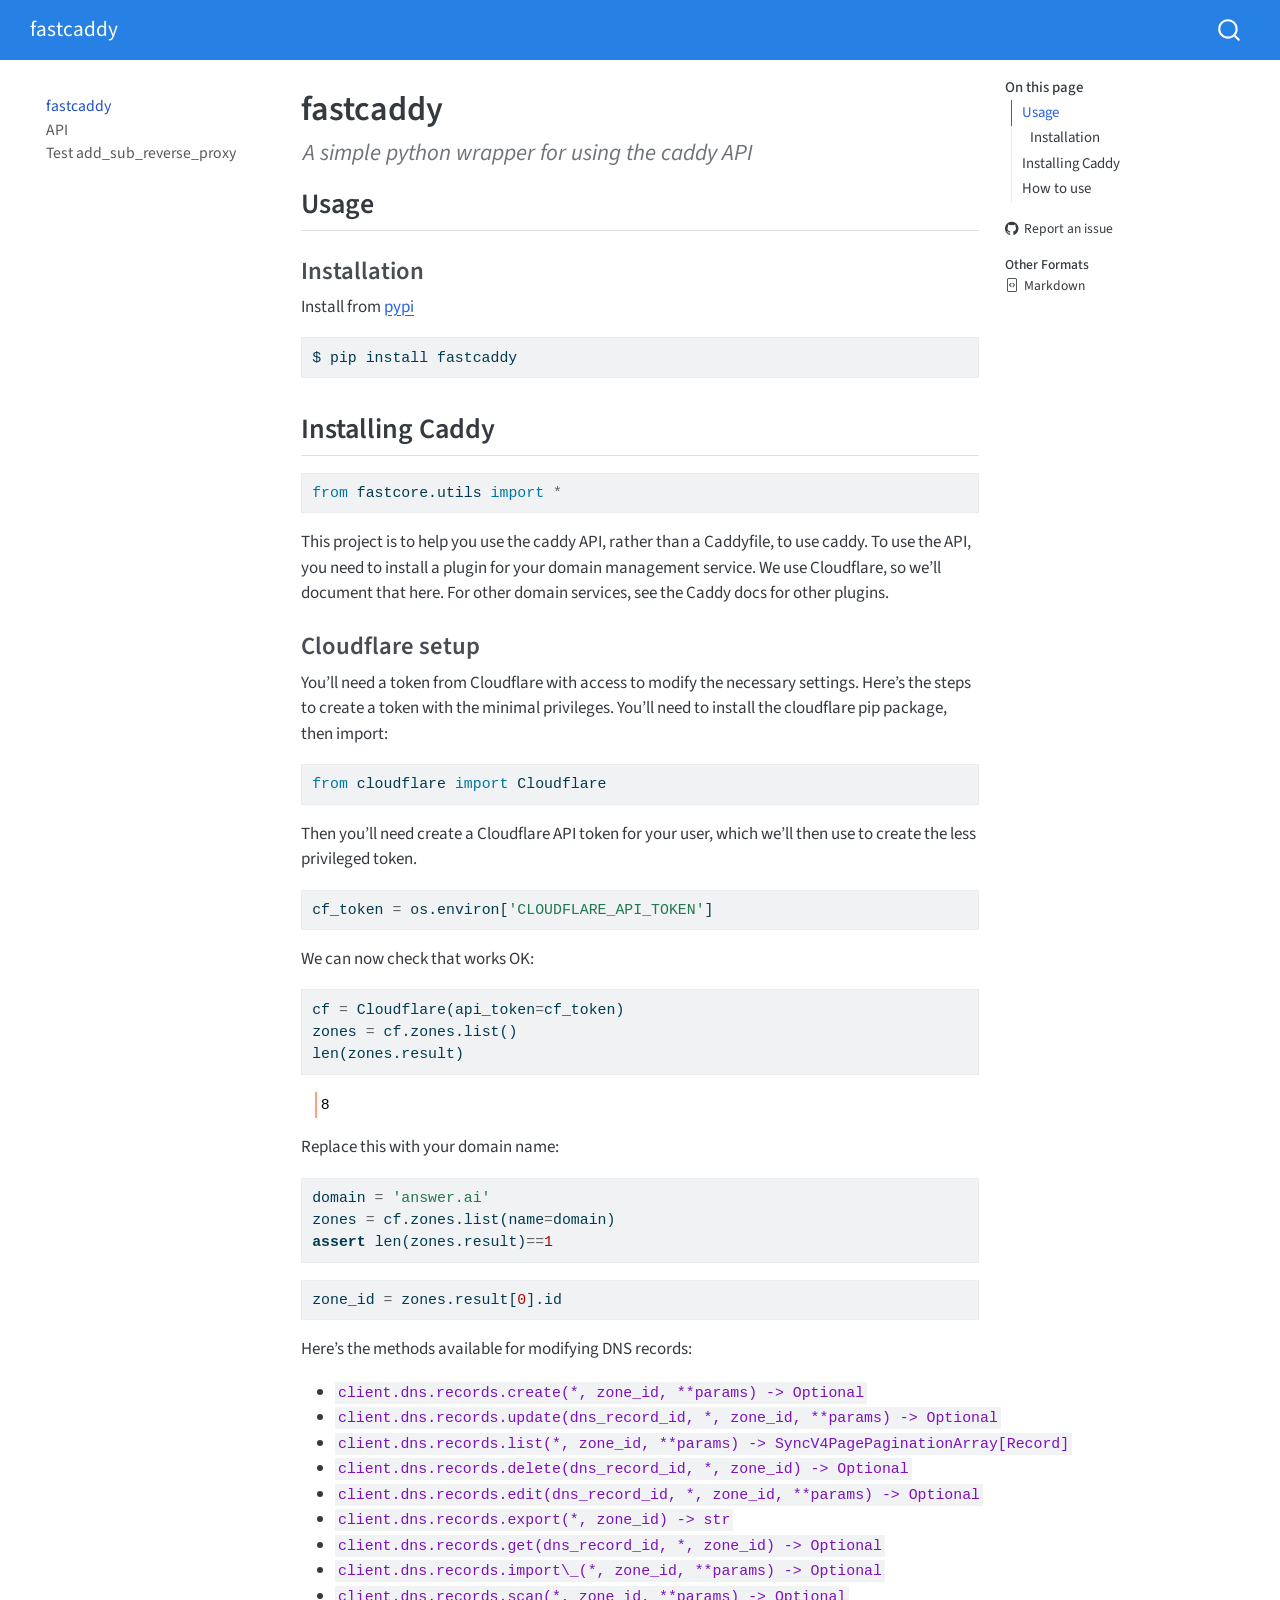
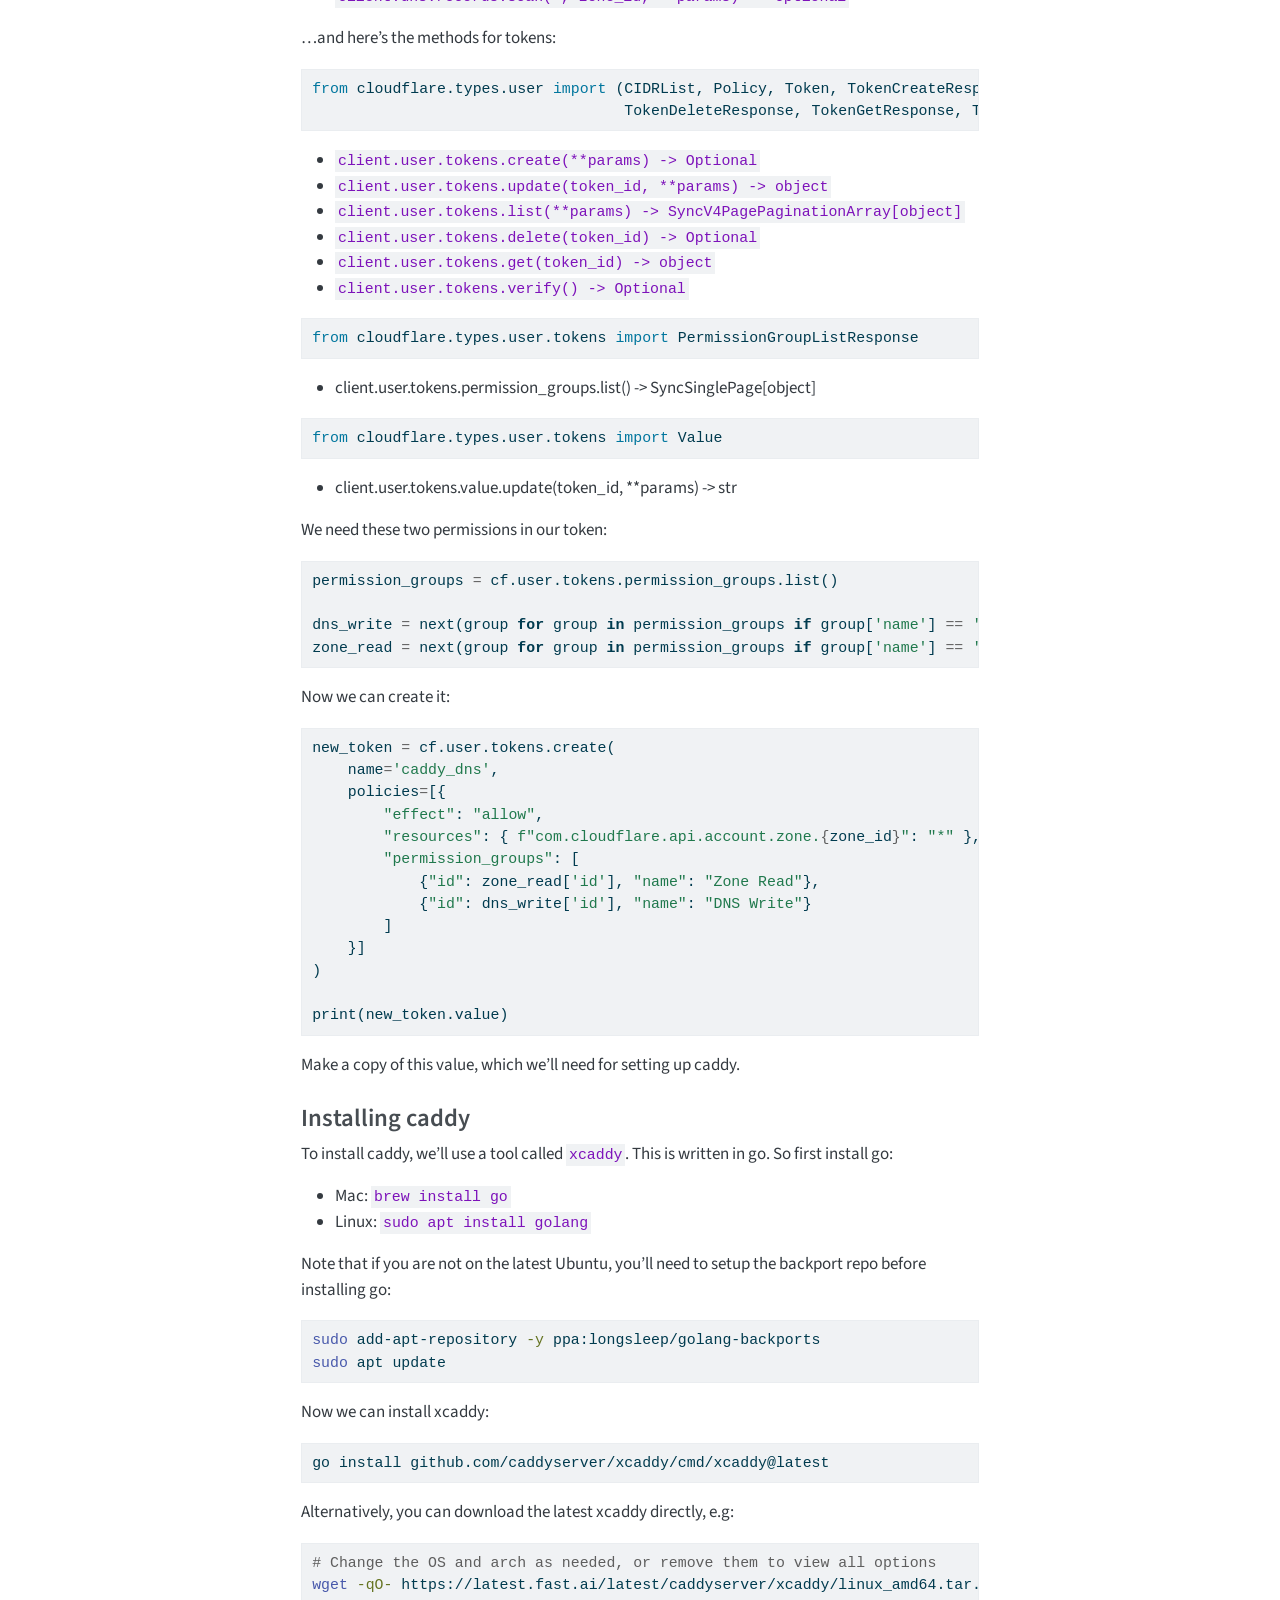
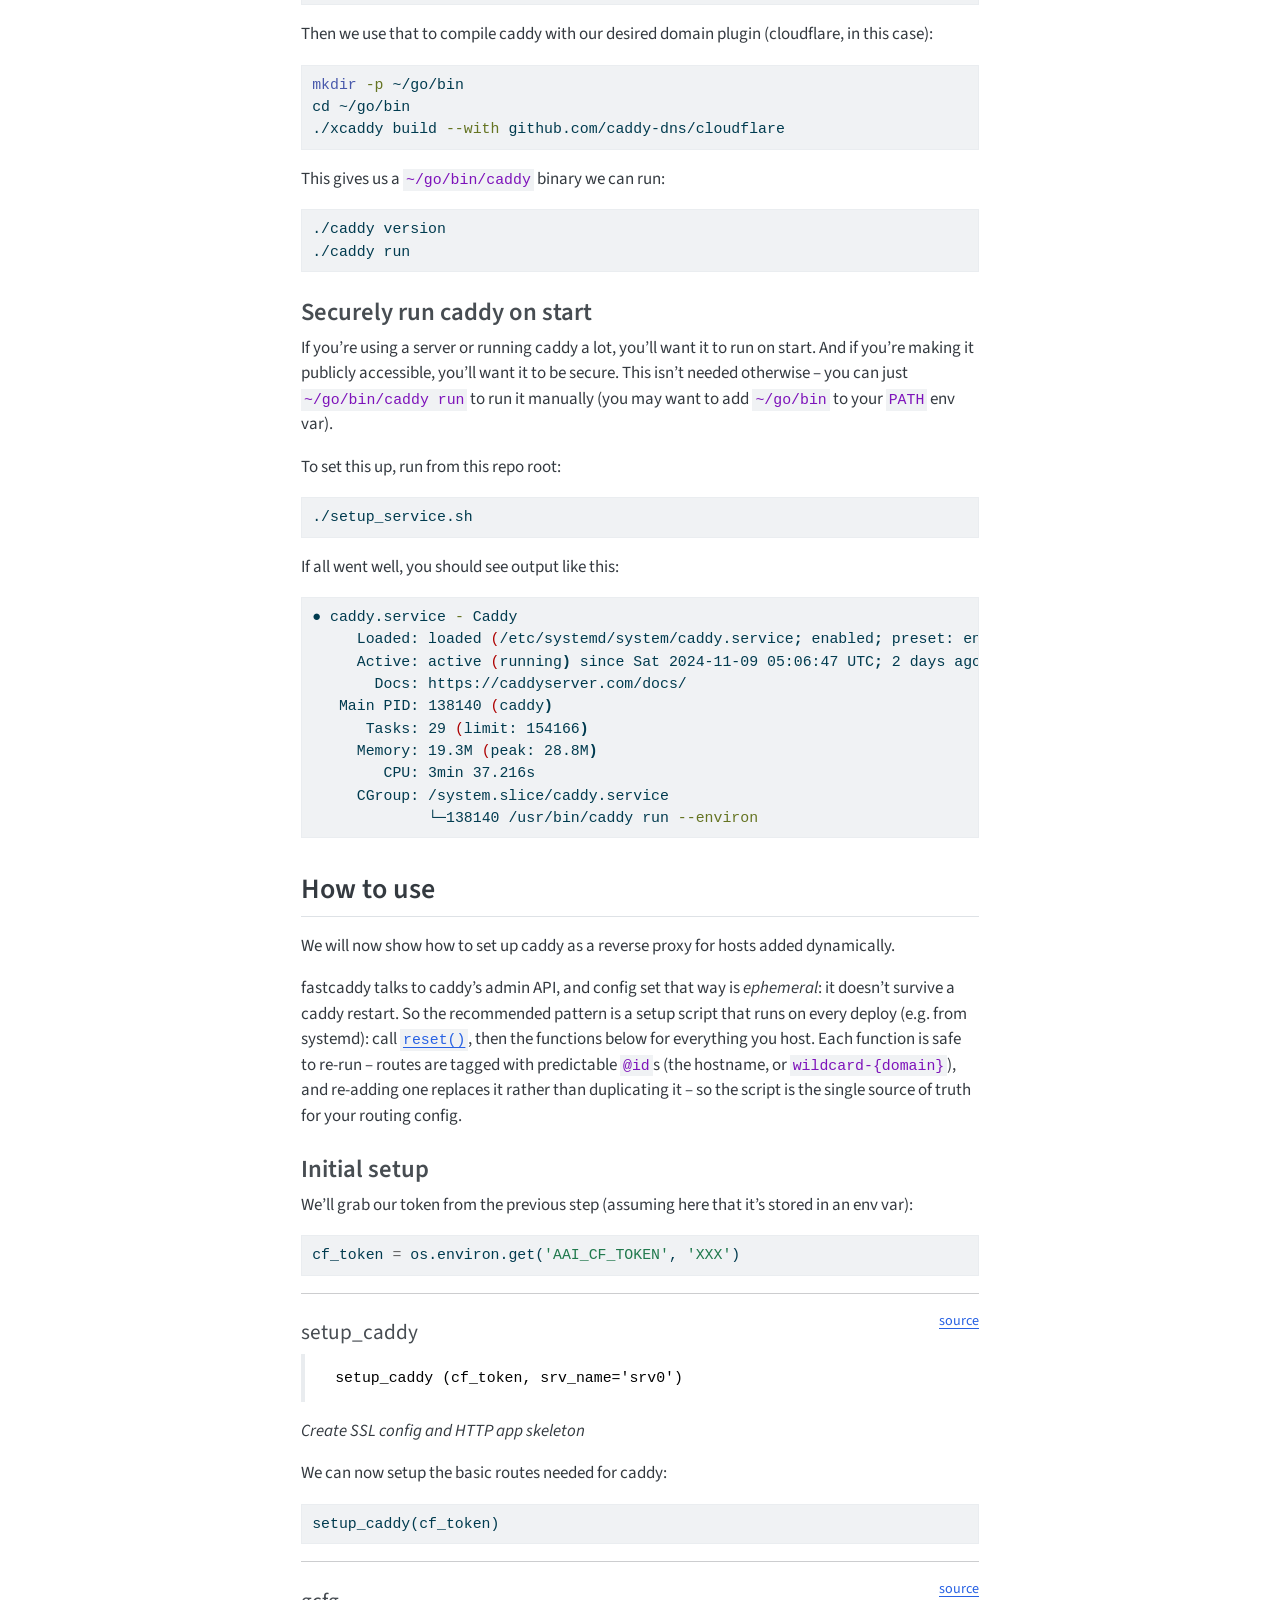
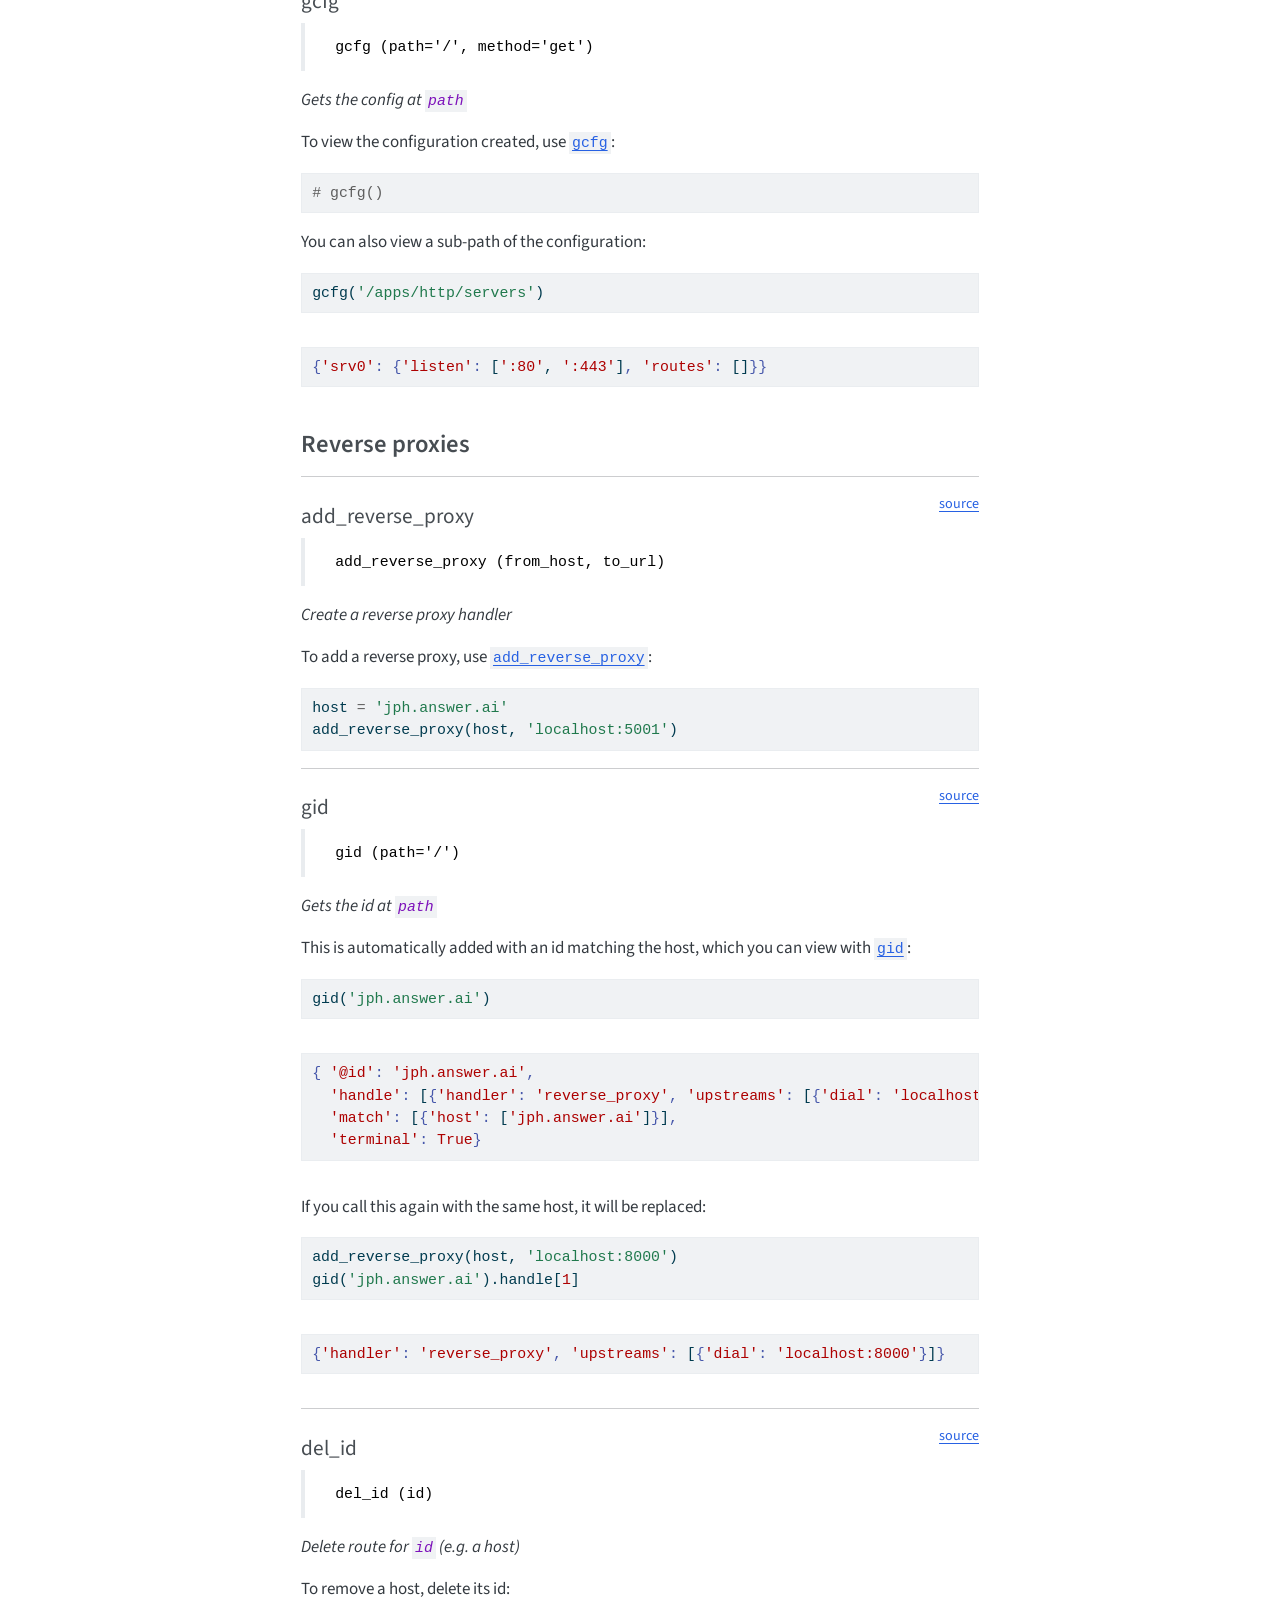
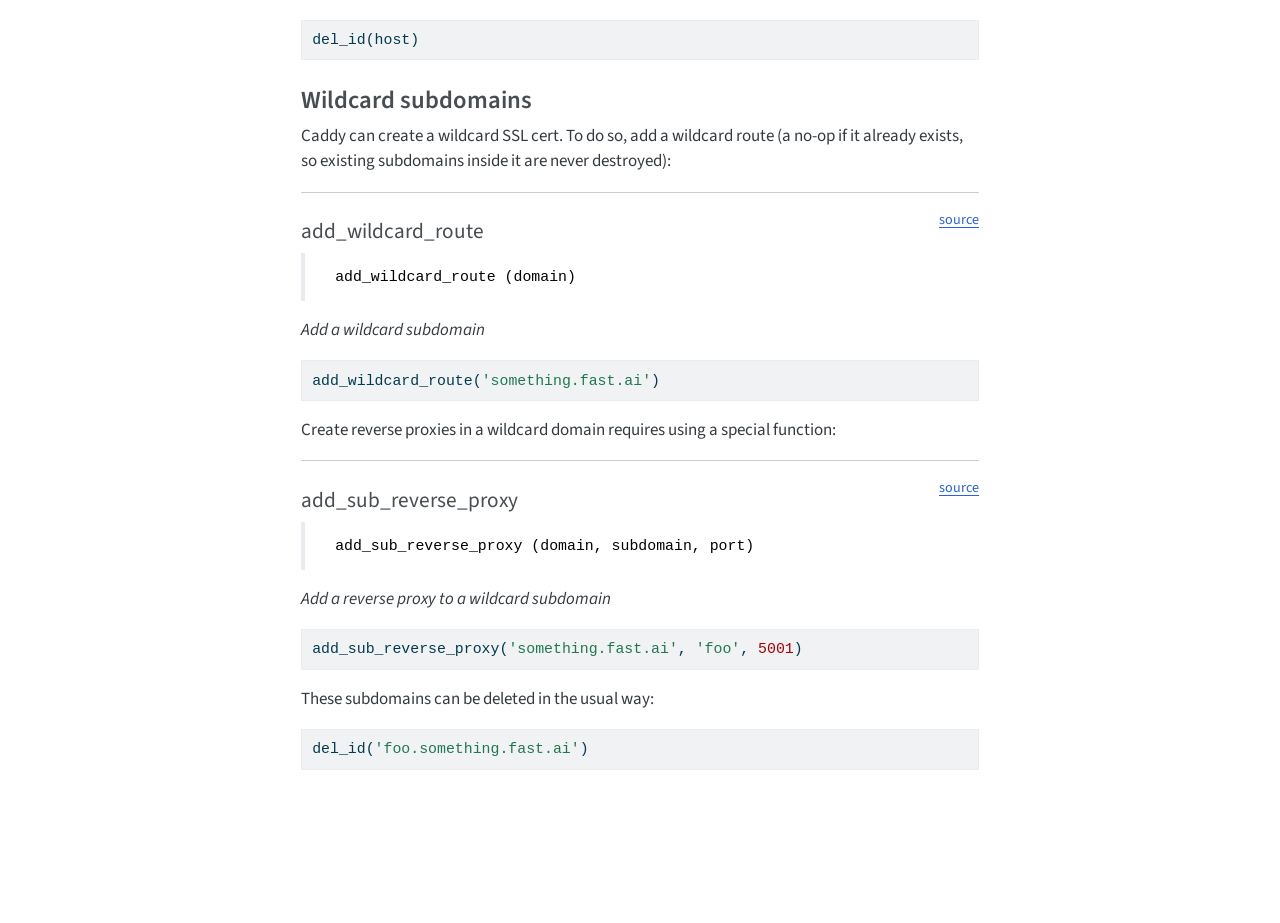
<file: index.html>
<!DOCTYPE html>
<html xmlns="http://www.w3.org/1999/xhtml" lang="en" xml:lang="en"><head>

<meta charset="utf-8">
<meta name="generator" content="quarto-1.11.9">

<meta name="viewport" content="width=device-width, initial-scale=1.0, user-scalable=yes">

<meta name="description" content="A simple python wrapper for using the caddy API">

<title>fastcaddy</title>
<style>
/* Default styles provided by pandoc.
** See https://pandoc.org/MANUAL.html#variables-for-html for config info.
*/
span.smallcaps{font-variant: small-caps;}
div.columns{display: flex; gap: 1.5em;}
div.column{flex: auto;}
@media screen {
div.columns{gap: min(4vw, 1.5em);}
div.column{overflow-x: auto;}
}
div.hanging-indent{margin-left: 1.5em; text-indent: -1.5em;}
ul.task-list{list-style: none;}
ul.task-list li input[type="checkbox"] {
  width: 0.8em;
  margin: 0 0.8em 0.2em -1em; /* quarto-specific, see https://github.com/quarto-dev/quarto-cli/issues/4556 */ 
  vertical-align: middle;
}
/* CSS for syntax highlighting */
html { -webkit-text-size-adjust: 100%; }
pre > code.sourceCode { white-space: pre; position: relative; }
pre > code.sourceCode > span { display: inline-block; line-height: 1.25; }
pre > code.sourceCode > span:empty { height: 1.2em; }
.sourceCode { overflow: visible; }
code.sourceCode > span { color: inherit; text-decoration: inherit; }
div.sourceCode { margin: 1em 0; }
pre.sourceCode { margin: 0; }
@media screen {
div.sourceCode { overflow: auto; }
}
@media print {
pre > code.sourceCode { white-space: pre-wrap; }
pre > code.sourceCode > span { text-indent: -5em; padding-left: 5em; }
}
pre.numberSource code
  { counter-reset: source-line 0; }
pre.numberSource code > span
  { position: relative; left: -4em; counter-increment: source-line; }
pre.numberSource code > span > a:first-child::before
  { content: counter(source-line);
    position: relative; left: -1em; text-align: right; vertical-align: baseline;
    border: none; display: inline-block;
    -webkit-touch-callout: none; -webkit-user-select: none;
    -khtml-user-select: none; -moz-user-select: none;
    -ms-user-select: none; user-select: none;
    padding: 0 4px; width: 4em;
  }
pre.numberSource { margin-left: 3em;  padding-left: 4px; }
div.sourceCode
  {   }
@media screen {
pre > code.sourceCode > span > a:first-child::before { text-decoration: underline; }
}
</style>


<script src="site_libs/quarto-nav/quarto-nav.js"></script>
<script src="site_libs/quarto-nav/headroom.min.js"></script>
<script src="site_libs/clipboard/clipboard.min.js"></script>
<script src="site_libs/quarto-search/autocomplete.umd.js"></script>
<script src="site_libs/quarto-search/fuse.min.js"></script>
<script src="site_libs/quarto-search/quarto-search.js"></script>
<meta name="quarto:offset" content="./">
<script src="site_libs/quarto-html/quarto.js" type="module"></script>
<script src="site_libs/quarto-html/tabsets/tabsets.js" type="module"></script>
<script src="site_libs/quarto-html/scrollable-regions/scrollable-regions.js" type="module"></script>
<script src="site_libs/quarto-html/popper.min.js"></script>
<script src="site_libs/quarto-html/tippy.umd.min.js"></script>
<script src="site_libs/quarto-html/anchor.min.js"></script>
<link href="site_libs/quarto-html/tippy.css" rel="stylesheet">
<link href="site_libs/quarto-html/quarto-syntax-highlighting-63b5708e65d6cd79cd7618c58d0c21e7.css" rel="stylesheet" id="quarto-text-highlighting-styles">
<script src="site_libs/bootstrap/bootstrap.min.js"></script>
<link href="site_libs/bootstrap/bootstrap-icons.css" rel="stylesheet">
<link href="site_libs/bootstrap/bootstrap-fd4adef244fdc67307115b663478f771.min.css" rel="stylesheet" append-hash="true" id="quarto-bootstrap" data-mode="light">
<script id="quarto-search-options" type="application/json">{
  "location": "navbar",
  "copy-button": false,
  "collapse-after": 3,
  "panel-placement": "end",
  "type": "overlay",
  "limit": 50,
  "keyboard-shortcut": [
    "f",
    "/",
    "s"
  ],
  "show-item-context": false,
  "language": {
    "search-no-results-text": "No results",
    "search-matching-documents-text": "matching documents",
    "search-copy-link-title": "Copy link to search",
    "search-hide-matches-text": "Hide additional matches",
    "search-more-match-text": "more match in this document",
    "search-more-matches-text": "more matches in this document",
    "search-clear-button-title": "Clear",
    "search-text-placeholder": "",
    "search-detached-cancel-button-title": "Cancel",
    "search-submit-button-title": "Submit",
    "search-label": "Search"
  }
}</script>


<link rel="stylesheet" href="styles.css">
<meta property="og:title" content="fastcaddy">
<meta property="og:description" content="A simple python wrapper for using the caddy API">
<meta property="og:site_name" content="fastcaddy">
<meta name="twitter:title" content="fastcaddy">
<meta name="twitter:description" content="A simple python wrapper for using the caddy API">
<meta name="twitter:card" content="summary">
</head>

<body class="nav-sidebar floating nav-fixed quarto-light"><a id="quarto-skip-link" class="visually-hidden-focusable" href="#quarto-document-content">Skip to main content</a>

<div id="quarto-search-results"></div>
  <header id="quarto-header" class="headroom fixed-top">
    <nav class="navbar navbar-expand-lg " data-bs-theme="dark" aria-label="Site">
      <div class="navbar-container container-fluid">
      <div class="navbar-brand-container mx-auto">
    <a class="navbar-brand" href="./index.html">
    <span class="navbar-title">fastcaddy</span>
    </a>
  </div>
        <div class="quarto-navbar-tools tools-end">
</div>
          <div id="quarto-search" class="" title="Search"></div>
      </div> <!-- /container-fluid -->
    </nav>
  <nav class="quarto-secondary-nav" aria-label="Toolbar">
    <div class="container-fluid d-flex">
      <button type="button" class="quarto-btn-toggle btn" data-bs-toggle="collapse" role="button" data-bs-target=".quarto-sidebar-collapse-item" aria-controls="quarto-sidebar" aria-expanded="false" aria-label="Toggle sidebar navigation" onclick="if (window.quartoToggleHeadroom) { window.quartoToggleHeadroom(); }">
        <i class="bi bi-layout-text-sidebar-reverse"></i>
      </button>
        <nav class="quarto-page-breadcrumbs" aria-label="Breadcrumbs"><ol class="breadcrumb"><li class="breadcrumb-item"><a href="./index.html">fastcaddy</a></li></ol></nav>
        <a class="flex-grow-1" data-bs-toggle="collapse" data-bs-target=".quarto-sidebar-collapse-item" onclick="if (window.quartoToggleHeadroom) { window.quartoToggleHeadroom(); }">      
        </a>
    </div>
  </nav>
</header>
<!-- content -->
<div id="quarto-content" class="quarto-container page-columns page-rows-contents page-layout-article page-navbar">
<!-- sidebar -->
  <nav id="quarto-sidebar" class="sidebar collapse collapse-horizontal quarto-sidebar-collapse-item sidebar-navigation floating overflow-auto" aria-label="Section">
    <div class="sidebar-menu-container"> 
    <ul class="list-unstyled mt-1">
        <li class="sidebar-item">
  <div class="sidebar-item-container"> 
  <a href="./index.html" class="sidebar-item-text sidebar-link active">
 <span class="menu-text">fastcaddy</span></a>
  </div>
</li>
        <li class="sidebar-item">
  <div class="sidebar-item-container"> 
  <a href="./core.html" class="sidebar-item-text sidebar-link">
 <span class="menu-text">API</span></a>
  </div>
</li>
        <li class="sidebar-item">
  <div class="sidebar-item-container"> 
  <a href="./test_add_sub_reverse_proxy.html" class="sidebar-item-text sidebar-link">
 <span class="menu-text">Test add_sub_reverse_proxy</span></a>
  </div>
</li>
    </ul>
    </div>
</nav>
<div id="quarto-sidebar-glass" class="quarto-sidebar-collapse-item" data-bs-toggle="collapse" data-bs-target=".quarto-sidebar-collapse-item"></div>
<!-- margin-sidebar -->
    <div id="quarto-margin-sidebar" class="sidebar margin-sidebar">
        <nav id="TOC" role="doc-toc" aria-labelledby="toc-title" class="toc-active">
    <h2 id="toc-title">On this page</h2>
   
  <ul>
  <li><a href="#usage" id="toc-usage" class="nav-link active" data-scroll-target="#usage">Usage</a>
  <ul class="collapse">
  <li><a href="#installation" id="toc-installation" class="nav-link" data-scroll-target="#installation">Installation</a></li>
  </ul></li>
  <li><a href="#installing-caddy" id="toc-installing-caddy" class="nav-link" data-scroll-target="#installing-caddy">Installing Caddy</a>
  <ul class="collapse">
  <li><a href="#cloudflare-setup" id="toc-cloudflare-setup" class="nav-link" data-scroll-target="#cloudflare-setup">Cloudflare setup</a></li>
  <li><a href="#installing-caddy-1" id="toc-installing-caddy-1" class="nav-link" data-scroll-target="#installing-caddy-1">Installing caddy</a></li>
  <li><a href="#securely-run-caddy-on-start" id="toc-securely-run-caddy-on-start" class="nav-link" data-scroll-target="#securely-run-caddy-on-start">Securely run caddy on start</a></li>
  </ul></li>
  <li><a href="#how-to-use" id="toc-how-to-use" class="nav-link" data-scroll-target="#how-to-use">How to use</a>
  <ul class="collapse">
  <li><a href="#initial-setup" id="toc-initial-setup" class="nav-link" data-scroll-target="#initial-setup">Initial setup</a></li>
  <li><a href="#reverse-proxies" id="toc-reverse-proxies" class="nav-link" data-scroll-target="#reverse-proxies">Reverse proxies</a></li>
  <li><a href="#wildcard-subdomains" id="toc-wildcard-subdomains" class="nav-link" data-scroll-target="#wildcard-subdomains">Wildcard subdomains</a></li>
  </ul></li>
  </ul>
<div class="toc-actions"><ul><li><a href="https://github.com/AnswerDotAI/fastcaddy/issues/new" class="toc-action"><i class="bi bi-github"></i>Report an issue</a></li></ul></div><div class="quarto-alternate-formats"><h2>Other Formats</h2><ul><li><a href="index.html.md"><i class="bi bi-file-code"></i>Markdown</a></li></ul></div></nav>
    </div>
<!-- main -->
<main class="content" id="quarto-document-content" tabindex="-1">

<header id="title-block-header" class="quarto-title-block default">
<div class="quarto-title">
<h1 class="title">fastcaddy</h1>
</div>

<div>
  <div class="description">
    A simple python wrapper for using the caddy API
  </div>
</div>


<div class="quarto-title-meta">

    
  
    
  </div>
  


</header>


<!-- WARNING: THIS FILE WAS AUTOGENERATED! DO NOT EDIT! -->
<section id="usage" class="level2">
<h2 class="anchored" data-anchor-id="usage">Usage</h2>
<section id="installation" class="level3">
<h3 class="anchored" data-anchor-id="installation">Installation</h3>
<p>Install from <a href="https://pypi.org/project/fastcaddy/">pypi</a></p>
<div class="code-copy-outer-scaffold"><div class="sourceCode" id="cb1"><pre class="sourceCode sh code-with-copy"><code class="sourceCode bash"><span id="cb1-1"><a href="#cb1-1" aria-hidden="true" tabindex="-1"></a><span class="ex">$</span> pip install fastcaddy</span></code></pre></div><button title="Copy to Clipboard" class="code-copy-button"><i class="bi"></i></button></div>
</section>
</section>
<section id="installing-caddy" class="level2">
<h2 class="anchored" data-anchor-id="installing-caddy">Installing Caddy</h2>
<div id="4d33492c" class="cell">
<div class="code-copy-outer-scaffold"><div class="sourceCode cell-code" id="cb2"><pre class="sourceCode python code-with-copy"><code class="sourceCode python"><span id="cb2-1"><a href="#cb2-1" aria-hidden="true" tabindex="-1"></a><span class="im">from</span> fastcore.utils <span class="im">import</span> <span class="op">*</span></span></code></pre></div><button title="Copy to Clipboard" class="code-copy-button"><i class="bi"></i></button></div>
</div>
<p>This project is to help you use the caddy API, rather than a Caddyfile, to use caddy. To use the API, you need to install a plugin for your domain management service. We use Cloudflare, so we’ll document that here. For other domain services, see the Caddy docs for other plugins.</p>
<section id="cloudflare-setup" class="level3">
<h3 class="anchored" data-anchor-id="cloudflare-setup">Cloudflare setup</h3>
<p>You’ll need a token from Cloudflare with access to modify the necessary settings. Here’s the steps to create a token with the minimal privileges. You’ll need to install the cloudflare pip package, then import:</p>
<div id="b47644e8" class="cell">
<div class="code-copy-outer-scaffold"><div class="sourceCode cell-code" id="cb3"><pre class="sourceCode python code-with-copy"><code class="sourceCode python"><span id="cb3-1"><a href="#cb3-1" aria-hidden="true" tabindex="-1"></a><span class="im">from</span> cloudflare <span class="im">import</span> Cloudflare</span></code></pre></div><button title="Copy to Clipboard" class="code-copy-button"><i class="bi"></i></button></div>
</div>
<p>Then you’ll need create a Cloudflare API token for your user, which we’ll then use to create the less privileged token.</p>
<div id="5c6e53b6" class="cell">
<div class="code-copy-outer-scaffold"><div class="sourceCode cell-code" id="cb4"><pre class="sourceCode python code-with-copy"><code class="sourceCode python"><span id="cb4-1"><a href="#cb4-1" aria-hidden="true" tabindex="-1"></a>cf_token <span class="op">=</span> os.environ[<span class="st">'CLOUDFLARE_API_TOKEN'</span>]</span></code></pre></div><button title="Copy to Clipboard" class="code-copy-button"><i class="bi"></i></button></div>
</div>
<p>We can now check that works OK:</p>
<div id="f9ec953a" class="cell">
<div class="code-copy-outer-scaffold"><div class="sourceCode cell-code" id="cb5"><pre class="sourceCode python code-with-copy"><code class="sourceCode python"><span id="cb5-1"><a href="#cb5-1" aria-hidden="true" tabindex="-1"></a>cf <span class="op">=</span> Cloudflare(api_token<span class="op">=</span>cf_token)</span>
<span id="cb5-2"><a href="#cb5-2" aria-hidden="true" tabindex="-1"></a>zones <span class="op">=</span> cf.zones.<span class="bu">list</span>()</span>
<span id="cb5-3"><a href="#cb5-3" aria-hidden="true" tabindex="-1"></a><span class="bu">len</span>(zones.result)</span></code></pre></div><button title="Copy to Clipboard" class="code-copy-button"><i class="bi"></i></button></div>
<div class="cell-output cell-output-display">
<pre><code>8</code></pre>
</div>
</div>
<p>Replace this with your domain name:</p>
<div id="f0787998" class="cell">
<div class="code-copy-outer-scaffold"><div class="sourceCode cell-code" id="cb7"><pre class="sourceCode python code-with-copy"><code class="sourceCode python"><span id="cb7-1"><a href="#cb7-1" aria-hidden="true" tabindex="-1"></a>domain <span class="op">=</span> <span class="st">'answer.ai'</span></span>
<span id="cb7-2"><a href="#cb7-2" aria-hidden="true" tabindex="-1"></a>zones <span class="op">=</span> cf.zones.<span class="bu">list</span>(name<span class="op">=</span>domain)</span>
<span id="cb7-3"><a href="#cb7-3" aria-hidden="true" tabindex="-1"></a><span class="cf">assert</span> <span class="bu">len</span>(zones.result)<span class="op">==</span><span class="dv">1</span></span></code></pre></div><button title="Copy to Clipboard" class="code-copy-button"><i class="bi"></i></button></div>
</div>
<div id="b6a3592b" class="cell">
<div class="code-copy-outer-scaffold"><div class="sourceCode cell-code" id="cb8"><pre class="sourceCode python code-with-copy"><code class="sourceCode python"><span id="cb8-1"><a href="#cb8-1" aria-hidden="true" tabindex="-1"></a>zone_id <span class="op">=</span> zones.result[<span class="dv">0</span>].<span class="bu">id</span></span></code></pre></div><button title="Copy to Clipboard" class="code-copy-button"><i class="bi"></i></button></div>
</div>
<p>Here’s the methods available for modifying DNS records:</p>
<ul>
<li><code>client.dns.records.create(*, zone_id, **params) -&gt; Optional</code></li>
<li><code>client.dns.records.update(dns_record_id, *, zone_id, **params) -&gt; Optional</code></li>
<li><code>client.dns.records.list(*, zone_id, **params) -&gt; SyncV4PagePaginationArray[Record]</code></li>
<li><code>client.dns.records.delete(dns_record_id, *, zone_id) -&gt; Optional</code></li>
<li><code>client.dns.records.edit(dns_record_id, *, zone_id, **params) -&gt; Optional</code></li>
<li><code>client.dns.records.export(*, zone_id) -&gt; str</code></li>
<li><code>client.dns.records.get(dns_record_id, *, zone_id) -&gt; Optional</code></li>
<li><code>client.dns.records.import\_(*, zone_id, **params) -&gt; Optional</code></li>
<li><code>client.dns.records.scan(*, zone_id, **params) -&gt; Optional</code></li>
</ul>
<p>…and here’s the methods for tokens:</p>
<div class="code-copy-outer-scaffold"><div class="sourceCode" id="cb9"><pre class="sourceCode python code-with-copy"><code class="sourceCode python"><span id="cb9-1"><a href="#cb9-1" aria-hidden="true" tabindex="-1"></a><span class="im">from</span> cloudflare.types.user <span class="im">import</span> (CIDRList, Policy, Token, TokenCreateResponse, TokenUpdateResponse, TokenListResponse,</span>
<span id="cb9-2"><a href="#cb9-2" aria-hidden="true" tabindex="-1"></a>                                   TokenDeleteResponse, TokenGetResponse, TokenVerifyResponse)</span></code></pre></div><button title="Copy to Clipboard" class="code-copy-button"><i class="bi"></i></button></div>
<ul>
<li><code>client.user.tokens.create(**params) -&gt; Optional</code></li>
<li><code>client.user.tokens.update(token_id, **params) -&gt; object</code></li>
<li><code>client.user.tokens.list(**params) -&gt; SyncV4PagePaginationArray[object]</code></li>
<li><code>client.user.tokens.delete(token_id) -&gt; Optional</code></li>
<li><code>client.user.tokens.get(token_id) -&gt; object</code></li>
<li><code>client.user.tokens.verify() -&gt; Optional</code></li>
</ul>
<div class="code-copy-outer-scaffold"><div class="sourceCode" id="cb10"><pre class="sourceCode python code-with-copy"><code class="sourceCode python"><span id="cb10-1"><a href="#cb10-1" aria-hidden="true" tabindex="-1"></a><span class="im">from</span> cloudflare.types.user.tokens <span class="im">import</span> PermissionGroupListResponse</span></code></pre></div><button title="Copy to Clipboard" class="code-copy-button"><i class="bi"></i></button></div>
<ul>
<li>client.user.tokens.permission_groups.list() -&gt; SyncSinglePage[object]</li>
</ul>
<div class="code-copy-outer-scaffold"><div class="sourceCode" id="cb11"><pre class="sourceCode python code-with-copy"><code class="sourceCode python"><span id="cb11-1"><a href="#cb11-1" aria-hidden="true" tabindex="-1"></a><span class="im">from</span> cloudflare.types.user.tokens <span class="im">import</span> Value</span></code></pre></div><button title="Copy to Clipboard" class="code-copy-button"><i class="bi"></i></button></div>
<ul>
<li>client.user.tokens.value.update(token_id, **params) -&gt; str</li>
</ul>
<p>We need these two permissions in our token:</p>
<div id="0219161b" class="cell">
<div class="code-copy-outer-scaffold"><div class="sourceCode cell-code" id="cb12"><pre class="sourceCode python code-with-copy"><code class="sourceCode python"><span id="cb12-1"><a href="#cb12-1" aria-hidden="true" tabindex="-1"></a>permission_groups <span class="op">=</span> cf.user.tokens.permission_groups.<span class="bu">list</span>()</span>
<span id="cb12-2"><a href="#cb12-2" aria-hidden="true" tabindex="-1"></a></span>
<span id="cb12-3"><a href="#cb12-3" aria-hidden="true" tabindex="-1"></a>dns_write <span class="op">=</span> <span class="bu">next</span>(group <span class="cf">for</span> group <span class="kw">in</span> permission_groups <span class="cf">if</span> group[<span class="st">'name'</span>] <span class="op">==</span> <span class="st">'DNS Write'</span>)</span>
<span id="cb12-4"><a href="#cb12-4" aria-hidden="true" tabindex="-1"></a>zone_read <span class="op">=</span> <span class="bu">next</span>(group <span class="cf">for</span> group <span class="kw">in</span> permission_groups <span class="cf">if</span> group[<span class="st">'name'</span>] <span class="op">==</span> <span class="st">'Zone Read'</span>)</span></code></pre></div><button title="Copy to Clipboard" class="code-copy-button"><i class="bi"></i></button></div>
</div>
<p>Now we can create it:</p>
<div class="code-copy-outer-scaffold"><div class="sourceCode" id="cb13"><pre class="sourceCode python code-with-copy"><code class="sourceCode python"><span id="cb13-1"><a href="#cb13-1" aria-hidden="true" tabindex="-1"></a>new_token <span class="op">=</span> cf.user.tokens.create(</span>
<span id="cb13-2"><a href="#cb13-2" aria-hidden="true" tabindex="-1"></a>    name<span class="op">=</span><span class="st">'caddy_dns'</span>,</span>
<span id="cb13-3"><a href="#cb13-3" aria-hidden="true" tabindex="-1"></a>    policies<span class="op">=</span>[{</span>
<span id="cb13-4"><a href="#cb13-4" aria-hidden="true" tabindex="-1"></a>        <span class="st">"effect"</span>: <span class="st">"allow"</span>,</span>
<span id="cb13-5"><a href="#cb13-5" aria-hidden="true" tabindex="-1"></a>        <span class="st">"resources"</span>: { <span class="ss">f"com.cloudflare.api.account.zone.</span><span class="sc">{</span>zone_id<span class="sc">}</span><span class="ss">"</span>: <span class="st">"*"</span> },</span>
<span id="cb13-6"><a href="#cb13-6" aria-hidden="true" tabindex="-1"></a>        <span class="st">"permission_groups"</span>: [</span>
<span id="cb13-7"><a href="#cb13-7" aria-hidden="true" tabindex="-1"></a>            {<span class="st">"id"</span>: zone_read[<span class="st">'id'</span>], <span class="st">"name"</span>: <span class="st">"Zone Read"</span>},</span>
<span id="cb13-8"><a href="#cb13-8" aria-hidden="true" tabindex="-1"></a>            {<span class="st">"id"</span>: dns_write[<span class="st">'id'</span>], <span class="st">"name"</span>: <span class="st">"DNS Write"</span>}</span>
<span id="cb13-9"><a href="#cb13-9" aria-hidden="true" tabindex="-1"></a>        ]</span>
<span id="cb13-10"><a href="#cb13-10" aria-hidden="true" tabindex="-1"></a>    }]</span>
<span id="cb13-11"><a href="#cb13-11" aria-hidden="true" tabindex="-1"></a>)</span>
<span id="cb13-12"><a href="#cb13-12" aria-hidden="true" tabindex="-1"></a></span>
<span id="cb13-13"><a href="#cb13-13" aria-hidden="true" tabindex="-1"></a><span class="bu">print</span>(new_token.value)</span></code></pre></div><button title="Copy to Clipboard" class="code-copy-button"><i class="bi"></i></button></div>
<p>Make a copy of this value, which we’ll need for setting up caddy.</p>
</section>
<section id="installing-caddy-1" class="level3">
<h3 class="anchored" data-anchor-id="installing-caddy-1">Installing caddy</h3>
<p>To install caddy, we’ll use a tool called <code>xcaddy</code>. This is written in go. So first install go:</p>
<ul>
<li>Mac: <code>brew install go</code></li>
<li>Linux: <code>sudo apt install golang</code></li>
</ul>
<p>Note that if you are not on the latest Ubuntu, you’ll need to setup the backport repo before installing go:</p>
<div class="code-copy-outer-scaffold"><div class="sourceCode" id="cb14"><pre class="sourceCode sh code-with-copy"><code class="sourceCode bash"><span id="cb14-1"><a href="#cb14-1" aria-hidden="true" tabindex="-1"></a><span class="fu">sudo</span> add-apt-repository <span class="at">-y</span> ppa:longsleep/golang-backports</span>
<span id="cb14-2"><a href="#cb14-2" aria-hidden="true" tabindex="-1"></a><span class="fu">sudo</span> apt update</span></code></pre></div><button title="Copy to Clipboard" class="code-copy-button"><i class="bi"></i></button></div>
<p>Now we can install xcaddy:</p>
<div class="code-copy-outer-scaffold"><div class="sourceCode" id="cb15"><pre class="sourceCode sh code-with-copy"><code class="sourceCode bash"><span id="cb15-1"><a href="#cb15-1" aria-hidden="true" tabindex="-1"></a><span class="ex">go</span> install github.com/caddyserver/xcaddy/cmd/xcaddy@latest</span></code></pre></div><button title="Copy to Clipboard" class="code-copy-button"><i class="bi"></i></button></div>
<p>Alternatively, you can download the latest xcaddy directly, e.g:</p>
<div class="code-copy-outer-scaffold"><div class="sourceCode" id="cb16"><pre class="sourceCode sh code-with-copy"><code class="sourceCode bash"><span id="cb16-1"><a href="#cb16-1" aria-hidden="true" tabindex="-1"></a><span class="co"># Change the OS and arch as needed, or remove them to view all options</span></span>
<span id="cb16-2"><a href="#cb16-2" aria-hidden="true" tabindex="-1"></a><span class="fu">wget</span> <span class="at">-qO-</span> https://latest.fast.ai/latest/caddyserver/xcaddy/linux_amd64.tar.gz</span></code></pre></div><button title="Copy to Clipboard" class="code-copy-button"><i class="bi"></i></button></div>
<p>Then we use that to compile caddy with our desired domain plugin (cloudflare, in this case):</p>
<div class="code-copy-outer-scaffold"><div class="sourceCode" id="cb17"><pre class="sourceCode sh code-with-copy"><code class="sourceCode bash"><span id="cb17-1"><a href="#cb17-1" aria-hidden="true" tabindex="-1"></a><span class="fu">mkdir</span> <span class="at">-p</span> ~/go/bin</span>
<span id="cb17-2"><a href="#cb17-2" aria-hidden="true" tabindex="-1"></a><span class="bu">cd</span> ~/go/bin</span>
<span id="cb17-3"><a href="#cb17-3" aria-hidden="true" tabindex="-1"></a><span class="ex">./xcaddy</span> build <span class="at">--with</span> github.com/caddy-dns/cloudflare</span></code></pre></div><button title="Copy to Clipboard" class="code-copy-button"><i class="bi"></i></button></div>
<p>This gives us a <code>~/go/bin/caddy</code> binary we can run:</p>
<div class="code-copy-outer-scaffold"><div class="sourceCode" id="cb18"><pre class="sourceCode sh code-with-copy"><code class="sourceCode bash"><span id="cb18-1"><a href="#cb18-1" aria-hidden="true" tabindex="-1"></a><span class="ex">./caddy</span> version</span>
<span id="cb18-2"><a href="#cb18-2" aria-hidden="true" tabindex="-1"></a><span class="ex">./caddy</span> run</span></code></pre></div><button title="Copy to Clipboard" class="code-copy-button"><i class="bi"></i></button></div>
</section>
<section id="securely-run-caddy-on-start" class="level3">
<h3 class="anchored" data-anchor-id="securely-run-caddy-on-start">Securely run caddy on start</h3>
<p>If you’re using a server or running caddy a lot, you’ll want it to run on start. And if you’re making it publicly accessible, you’ll want it to be secure. This isn’t needed otherwise – you can just <code>~/go/bin/caddy run</code> to run it manually (you may want to add <code>~/go/bin</code> to your <code>PATH</code> env var).</p>
<p>To set this up, run from this repo root:</p>
<div class="code-copy-outer-scaffold"><div class="sourceCode" id="cb19"><pre class="sourceCode sh code-with-copy"><code class="sourceCode bash"><span id="cb19-1"><a href="#cb19-1" aria-hidden="true" tabindex="-1"></a><span class="ex">./setup_service.sh</span></span></code></pre></div><button title="Copy to Clipboard" class="code-copy-button"><i class="bi"></i></button></div>
<p>If all went well, you should see output like this:</p>
<div class="code-copy-outer-scaffold"><div class="sourceCode" id="cb20"><pre class="sourceCode sh code-with-copy"><code class="sourceCode bash"><span id="cb20-1"><a href="#cb20-1" aria-hidden="true" tabindex="-1"></a><span class="ex">●</span> caddy.service <span class="at">-</span> Caddy</span>
<span id="cb20-2"><a href="#cb20-2" aria-hidden="true" tabindex="-1"></a>     <span class="ex">Loaded:</span> loaded <span class="er">(</span><span class="ex">/etc/systemd/system/caddy.service</span><span class="kw">;</span> <span class="ex">enabled</span><span class="kw">;</span> <span class="ex">preset:</span> enabled<span class="kw">)</span></span>
<span id="cb20-3"><a href="#cb20-3" aria-hidden="true" tabindex="-1"></a>     <span class="ex">Active:</span> active <span class="er">(</span><span class="ex">running</span><span class="kw">)</span> <span class="ex">since</span> Sat 2024-11-09 05:06:47 UTC<span class="kw">;</span> <span class="ex">2</span> days ago</span>
<span id="cb20-4"><a href="#cb20-4" aria-hidden="true" tabindex="-1"></a>       <span class="ex">Docs:</span> https://caddyserver.com/docs/</span>
<span id="cb20-5"><a href="#cb20-5" aria-hidden="true" tabindex="-1"></a>   <span class="ex">Main</span> PID: 138140 <span class="er">(</span><span class="ex">caddy</span><span class="kw">)</span></span>
<span id="cb20-6"><a href="#cb20-6" aria-hidden="true" tabindex="-1"></a>      <span class="ex">Tasks:</span> 29 <span class="er">(</span><span class="ex">limit:</span> 154166<span class="kw">)</span></span>
<span id="cb20-7"><a href="#cb20-7" aria-hidden="true" tabindex="-1"></a>     <span class="ex">Memory:</span> 19.3M <span class="er">(</span><span class="ex">peak:</span> 28.8M<span class="kw">)</span></span>
<span id="cb20-8"><a href="#cb20-8" aria-hidden="true" tabindex="-1"></a>        <span class="ex">CPU:</span> 3min 37.216s</span>
<span id="cb20-9"><a href="#cb20-9" aria-hidden="true" tabindex="-1"></a>     <span class="ex">CGroup:</span> /system.slice/caddy.service</span>
<span id="cb20-10"><a href="#cb20-10" aria-hidden="true" tabindex="-1"></a>             <span class="ex">└─138140</span> /usr/bin/caddy run <span class="at">--environ</span></span></code></pre></div><button title="Copy to Clipboard" class="code-copy-button"><i class="bi"></i></button></div>
</section>
</section>
<section id="how-to-use" class="level2">
<h2 class="anchored" data-anchor-id="how-to-use">How to use</h2>
<p>We will now show how to set up caddy as a reverse proxy for hosts added dynamically.</p>
<p>fastcaddy talks to caddy’s admin API, and config set that way is <em>ephemeral</em>: it doesn’t survive a caddy restart. So the recommended pattern is a setup script that runs on every deploy (e.g.&nbsp;from systemd): call <a href="https://AnswerDotAI.github.io/fastcaddy/core.html#reset"><code>reset()</code></a>, then the functions below for everything you host. Each function is safe to re-run – routes are tagged with predictable <code>@id</code>s (the hostname, or <code>wildcard-{domain}</code>), and re-adding one replaces it rather than duplicating it – so the script is the single source of truth for your routing config.</p>
<section id="initial-setup" class="level3">
<h3 class="anchored" data-anchor-id="initial-setup">Initial setup</h3>
<p>We’ll grab our token from the previous step (assuming here that it’s stored in an env var):</p>
<div id="24eb8875" class="cell">
<div class="code-copy-outer-scaffold"><div class="sourceCode cell-code" id="cb21"><pre class="sourceCode python code-with-copy"><code class="sourceCode python"><span id="cb21-1"><a href="#cb21-1" aria-hidden="true" tabindex="-1"></a>cf_token <span class="op">=</span> os.environ.get(<span class="st">'AAI_CF_TOKEN'</span>, <span class="st">'XXX'</span>)</span></code></pre></div><button title="Copy to Clipboard" class="code-copy-button"><i class="bi"></i></button></div>
</div>
<hr>
<p><a href="https://github.com/AnswerDotAI/fastcaddy/blob/main/fastcaddy/core.py#LNone" target="_blank" style="float:right; font-size:smaller">source</a></p>
<section id="setup_caddy" class="level4">
<h4 class="anchored" data-anchor-id="setup_caddy">setup_caddy</h4>
<blockquote class="blockquote">
<pre><code> setup_caddy (cf_token, srv_name='srv0')</code></pre>
</blockquote>
<p><em>Create SSL config and HTTP app skeleton</em></p>
<p>We can now setup the basic routes needed for caddy:</p>
<div id="1bfbbad0" class="cell">
<div class="code-copy-outer-scaffold"><div class="sourceCode cell-code" id="cb23"><pre class="sourceCode python code-with-copy"><code class="sourceCode python"><span id="cb23-1"><a href="#cb23-1" aria-hidden="true" tabindex="-1"></a>setup_caddy(cf_token)</span></code></pre></div><button title="Copy to Clipboard" class="code-copy-button"><i class="bi"></i></button></div>
</div>
<hr>
<p><a href="https://github.com/AnswerDotAI/fastcaddy/blob/main/fastcaddy/core.py#LNone" target="_blank" style="float:right; font-size:smaller">source</a></p>
</section>
<section id="gcfg" class="level4">
<h4 class="anchored" data-anchor-id="gcfg">gcfg</h4>
<blockquote class="blockquote">
<pre><code> gcfg (path='/', method='get')</code></pre>
</blockquote>
<p><em>Gets the config at <code>path</code></em></p>
<p>To view the configuration created, use <a href="https://AnswerDotAI.github.io/fastcaddy/core.html#gcfg"><code>gcfg</code></a>:</p>
<div id="d8d267f5" class="cell">
<div class="code-copy-outer-scaffold"><div class="sourceCode cell-code" id="cb25"><pre class="sourceCode python code-with-copy"><code class="sourceCode python"><span id="cb25-1"><a href="#cb25-1" aria-hidden="true" tabindex="-1"></a><span class="co"># gcfg()</span></span></code></pre></div><button title="Copy to Clipboard" class="code-copy-button"><i class="bi"></i></button></div>
</div>
<p>You can also view a sub-path of the configuration:</p>
<div id="744708cc" class="cell">
<div class="code-copy-outer-scaffold"><div class="sourceCode cell-code" id="cb26"><pre class="sourceCode python code-with-copy"><code class="sourceCode python"><span id="cb26-1"><a href="#cb26-1" aria-hidden="true" tabindex="-1"></a>gcfg(<span class="st">'/apps/http/servers'</span>)</span></code></pre></div><button title="Copy to Clipboard" class="code-copy-button"><i class="bi"></i></button></div>
<div class="cell-output cell-output-display cell-output-markdown">
<div class="code-copy-outer-scaffold"><div class="sourceCode" id="cb27"><pre class="sourceCode json code-with-copy"><code class="sourceCode json"><span id="cb27-1"><a href="#cb27-1" aria-hidden="true" tabindex="-1"></a><span class="fu">{</span><span class="er">'srv0'</span><span class="fu">:</span> <span class="fu">{</span><span class="er">'listen'</span><span class="fu">:</span> <span class="ot">[</span><span class="er">':</span><span class="dv">80</span><span class="er">'</span><span class="ot">,</span> <span class="er">':</span><span class="dv">443</span><span class="er">'</span><span class="ot">]</span><span class="fu">,</span> <span class="er">'routes'</span><span class="fu">:</span> <span class="ot">[]</span><span class="fu">}}</span></span></code></pre></div><button title="Copy to Clipboard" class="code-copy-button"><i class="bi"></i></button></div>
</div>
</div>
</section>
</section>
<section id="reverse-proxies" class="level3">
<h3 class="anchored" data-anchor-id="reverse-proxies">Reverse proxies</h3>
<hr>
<p><a href="https://github.com/AnswerDotAI/fastcaddy/blob/main/fastcaddy/core.py#LNone" target="_blank" style="float:right; font-size:smaller">source</a></p>
<section id="add_reverse_proxy" class="level4">
<h4 class="anchored" data-anchor-id="add_reverse_proxy">add_reverse_proxy</h4>
<blockquote class="blockquote">
<pre><code> add_reverse_proxy (from_host, to_url)</code></pre>
</blockquote>
<p><em>Create a reverse proxy handler</em></p>
<p>To add a reverse proxy, use <a href="https://AnswerDotAI.github.io/fastcaddy/core.html#add_reverse_proxy"><code>add_reverse_proxy</code></a>:</p>
<div id="44d6869a" class="cell">
<div class="code-copy-outer-scaffold"><div class="sourceCode cell-code" id="cb29"><pre class="sourceCode python code-with-copy"><code class="sourceCode python"><span id="cb29-1"><a href="#cb29-1" aria-hidden="true" tabindex="-1"></a>host <span class="op">=</span> <span class="st">'jph.answer.ai'</span></span>
<span id="cb29-2"><a href="#cb29-2" aria-hidden="true" tabindex="-1"></a>add_reverse_proxy(host, <span class="st">'localhost:5001'</span>)</span></code></pre></div><button title="Copy to Clipboard" class="code-copy-button"><i class="bi"></i></button></div>
</div>
<hr>
<p><a href="https://github.com/AnswerDotAI/fastcaddy/blob/main/fastcaddy/core.py#LNone" target="_blank" style="float:right; font-size:smaller">source</a></p>
</section>
<section id="gid" class="level4">
<h4 class="anchored" data-anchor-id="gid">gid</h4>
<blockquote class="blockquote">
<pre><code> gid (path='/')</code></pre>
</blockquote>
<p><em>Gets the id at <code>path</code></em></p>
<p>This is automatically added with an id matching the host, which you can view with <a href="https://AnswerDotAI.github.io/fastcaddy/core.html#gid"><code>gid</code></a>:</p>
<div id="1c0b80c9" class="cell">
<div class="code-copy-outer-scaffold"><div class="sourceCode cell-code" id="cb31"><pre class="sourceCode python code-with-copy"><code class="sourceCode python"><span id="cb31-1"><a href="#cb31-1" aria-hidden="true" tabindex="-1"></a>gid(<span class="st">'jph.answer.ai'</span>)</span></code></pre></div><button title="Copy to Clipboard" class="code-copy-button"><i class="bi"></i></button></div>
<div class="cell-output cell-output-display cell-output-markdown">
<div class="code-copy-outer-scaffold"><div class="sourceCode" id="cb32"><pre class="sourceCode json code-with-copy"><code class="sourceCode json"><span id="cb32-1"><a href="#cb32-1" aria-hidden="true" tabindex="-1"></a><span class="fu">{</span> <span class="er">'@id'</span><span class="fu">:</span> <span class="er">'jph.answer.ai'</span><span class="fu">,</span></span>
<span id="cb32-2"><a href="#cb32-2" aria-hidden="true" tabindex="-1"></a>  <span class="er">'handle'</span><span class="fu">:</span> <span class="ot">[</span><span class="fu">{</span><span class="er">'handler'</span><span class="fu">:</span> <span class="er">'reverse_proxy'</span><span class="fu">,</span> <span class="er">'upstreams'</span><span class="fu">:</span> <span class="ot">[</span><span class="fu">{</span><span class="er">'dial'</span><span class="fu">:</span> <span class="er">'localhost:</span><span class="dv">5001</span><span class="er">'</span><span class="fu">}</span><span class="ot">]</span><span class="fu">}</span><span class="ot">]</span><span class="fu">,</span></span>
<span id="cb32-3"><a href="#cb32-3" aria-hidden="true" tabindex="-1"></a>  <span class="er">'match'</span><span class="fu">:</span> <span class="ot">[</span><span class="fu">{</span><span class="er">'host'</span><span class="fu">:</span> <span class="ot">[</span><span class="er">'jph.answer.ai'</span><span class="ot">]</span><span class="fu">}</span><span class="ot">]</span><span class="fu">,</span></span>
<span id="cb32-4"><a href="#cb32-4" aria-hidden="true" tabindex="-1"></a>  <span class="er">'terminal'</span><span class="fu">:</span> <span class="er">True</span><span class="fu">}</span></span></code></pre></div><button title="Copy to Clipboard" class="code-copy-button"><i class="bi"></i></button></div>
</div>
</div>
<p>If you call this again with the same host, it will be replaced:</p>
<div id="d7ff738d" class="cell">
<div class="code-copy-outer-scaffold"><div class="sourceCode cell-code" id="cb33"><pre class="sourceCode python code-with-copy"><code class="sourceCode python"><span id="cb33-1"><a href="#cb33-1" aria-hidden="true" tabindex="-1"></a>add_reverse_proxy(host, <span class="st">'localhost:8000'</span>)</span>
<span id="cb33-2"><a href="#cb33-2" aria-hidden="true" tabindex="-1"></a>gid(<span class="st">'jph.answer.ai'</span>).handle[<span class="dv">1</span>]</span></code></pre></div><button title="Copy to Clipboard" class="code-copy-button"><i class="bi"></i></button></div>
<div class="cell-output cell-output-display cell-output-markdown">
<div class="code-copy-outer-scaffold"><div class="sourceCode" id="cb34"><pre class="sourceCode json code-with-copy"><code class="sourceCode json"><span id="cb34-1"><a href="#cb34-1" aria-hidden="true" tabindex="-1"></a><span class="fu">{</span><span class="er">'handler'</span><span class="fu">:</span> <span class="er">'reverse_proxy'</span><span class="fu">,</span> <span class="er">'upstreams'</span><span class="fu">:</span> <span class="ot">[</span><span class="fu">{</span><span class="er">'dial'</span><span class="fu">:</span> <span class="er">'localhost:</span><span class="dv">8000</span><span class="er">'</span><span class="fu">}</span><span class="ot">]</span><span class="fu">}</span></span></code></pre></div><button title="Copy to Clipboard" class="code-copy-button"><i class="bi"></i></button></div>
</div>
</div>
<hr>
<p><a href="https://github.com/AnswerDotAI/fastcaddy/blob/main/fastcaddy/core.py#LNone" target="_blank" style="float:right; font-size:smaller">source</a></p>
</section>
<section id="del_id" class="level4">
<h4 class="anchored" data-anchor-id="del_id">del_id</h4>
<blockquote class="blockquote">
<pre><code> del_id (id)</code></pre>
</blockquote>
<p><em>Delete route for <code>id</code> (e.g.&nbsp;a host)</em></p>
<p>To remove a host, delete its id:</p>
<div id="b6a2a9c5" class="cell">
<div class="code-copy-outer-scaffold"><div class="sourceCode cell-code" id="cb36"><pre class="sourceCode python code-with-copy"><code class="sourceCode python"><span id="cb36-1"><a href="#cb36-1" aria-hidden="true" tabindex="-1"></a>del_id(host)</span></code></pre></div><button title="Copy to Clipboard" class="code-copy-button"><i class="bi"></i></button></div>
</div>
</section>
</section>
<section id="wildcard-subdomains" class="level3">
<h3 class="anchored" data-anchor-id="wildcard-subdomains">Wildcard subdomains</h3>
<p>Caddy can create a wildcard SSL cert. To do so, add a wildcard route (a no-op if it already exists, so existing subdomains inside it are never destroyed):</p>
<hr>
<p><a href="https://github.com/AnswerDotAI/fastcaddy/blob/main/fastcaddy/core.py#LNone" target="_blank" style="float:right; font-size:smaller">source</a></p>
<section id="add_wildcard_route" class="level4">
<h4 class="anchored" data-anchor-id="add_wildcard_route">add_wildcard_route</h4>
<blockquote class="blockquote">
<pre><code> add_wildcard_route (domain)</code></pre>
</blockquote>
<p><em>Add a wildcard subdomain</em></p>
<div id="ab2c3737" class="cell">
<div class="code-copy-outer-scaffold"><div class="sourceCode cell-code" id="cb38"><pre class="sourceCode python code-with-copy"><code class="sourceCode python"><span id="cb38-1"><a href="#cb38-1" aria-hidden="true" tabindex="-1"></a>add_wildcard_route(<span class="st">'something.fast.ai'</span>)</span></code></pre></div><button title="Copy to Clipboard" class="code-copy-button"><i class="bi"></i></button></div>
</div>
<p>Create reverse proxies in a wildcard domain requires using a special function:</p>
<hr>
<p><a href="https://github.com/AnswerDotAI/fastcaddy/blob/main/fastcaddy/core.py#LNone" target="_blank" style="float:right; font-size:smaller">source</a></p>
</section>
<section id="add_sub_reverse_proxy" class="level4">
<h4 class="anchored" data-anchor-id="add_sub_reverse_proxy">add_sub_reverse_proxy</h4>
<blockquote class="blockquote">
<pre><code> add_sub_reverse_proxy (domain, subdomain, port)</code></pre>
</blockquote>
<p><em>Add a reverse proxy to a wildcard subdomain</em></p>
<div id="40e3e8e7" class="cell">
<div class="code-copy-outer-scaffold"><div class="sourceCode cell-code" id="cb40"><pre class="sourceCode python code-with-copy"><code class="sourceCode python"><span id="cb40-1"><a href="#cb40-1" aria-hidden="true" tabindex="-1"></a>add_sub_reverse_proxy(<span class="st">'something.fast.ai'</span>, <span class="st">'foo'</span>, <span class="dv">5001</span>)</span></code></pre></div><button title="Copy to Clipboard" class="code-copy-button"><i class="bi"></i></button></div>
</div>
<p>These subdomains can be deleted in the usual way:</p>
<div id="cf6e77a6" class="cell">
<div class="code-copy-outer-scaffold"><div class="sourceCode cell-code" id="cb41"><pre class="sourceCode python code-with-copy"><code class="sourceCode python"><span id="cb41-1"><a href="#cb41-1" aria-hidden="true" tabindex="-1"></a>del_id(<span class="st">'foo.something.fast.ai'</span>)</span></code></pre></div><button title="Copy to Clipboard" class="code-copy-button"><i class="bi"></i></button></div>
</div>


</section>
</section>
</section>

</main> <!-- /main -->
<script id="quarto-html-after-body" type="application/javascript">
  window.document.addEventListener("DOMContentLoaded", function (event) {
    const icon = "";
    const anchorJS = new window.AnchorJS();
    anchorJS.options = {
      placement: 'right',
      icon: icon
    };
    anchorJS.add('.anchored');
    const isCodeAnnotation = (el) => {
      for (const clz of el.classList) {
        if (clz.startsWith('code-annotation-')) {                     
          return true;
        }
      }
      return false;
    }
    const onCopySuccess = function(e) {
      // button target
      const button = e.trigger;
      // don't keep focus
      button.blur();
      // flash "checked"
      button.classList.add('code-copy-button-checked');
      var currentTitle = button.getAttribute("title");
      button.setAttribute("title", "Copied!");
      let tooltip;
      if (window.bootstrap) {
        button.setAttribute("data-bs-toggle", "tooltip");
        button.setAttribute("data-bs-placement", "left");
        button.setAttribute("data-bs-title", "Copied!");
        tooltip = new bootstrap.Tooltip(button, 
          { trigger: "manual", 
            customClass: "code-copy-button-tooltip",
            offset: [0, -8]});
        tooltip.show();    
      }
      setTimeout(function() {
        if (tooltip) {
          tooltip.hide();
          button.removeAttribute("data-bs-title");
          button.removeAttribute("data-bs-toggle");
          button.removeAttribute("data-bs-placement");
        }
        button.setAttribute("title", currentTitle);
        button.classList.remove('code-copy-button-checked');
      }, 1000);
      // clear code selection
      e.clearSelection();
    }
    const getTextToCopy = function(trigger) {
      const outerScaffold = trigger.parentElement.cloneNode(true);
      const codeEl = outerScaffold.querySelector('code');
      for (const childEl of codeEl.children) {
        if (isCodeAnnotation(childEl)) {
          childEl.remove();
        }
      }
      return codeEl.innerText;
    }
    const clipboard = new window.ClipboardJS('.code-copy-button:not([data-in-quarto-modal])', {
      text: getTextToCopy
    });
    clipboard.on('success', onCopySuccess);
    if (window.document.getElementById('quarto-embedded-source-code-modal')) {
      const clipboardModal = new window.ClipboardJS('.code-copy-button[data-in-quarto-modal]', {
        text: getTextToCopy,
        container: window.document.getElementById('quarto-embedded-source-code-modal')
      });
      clipboardModal.on('success', onCopySuccess);
    }
      var localhostRegex = new RegExp(/^(?:http|https):\/\/localhost\:?[0-9]*\//);
      var mailtoRegex = new RegExp(/^mailto:/);
        var filterRegex = new RegExp("https:\/\/AnswerDotAI\.github\.io\/fastcaddy");
      var isInternal = (href) => {
          return filterRegex.test(href) || localhostRegex.test(href) || mailtoRegex.test(href);
      }
      // Inspect non-navigation links and adorn them if external
      window.quartoDecorateExternalLinks = function (root) {
     var links = (root || window.document).querySelectorAll('a[href]:not(.nav-link):not(.navbar-brand):not(.toc-action):not(.sidebar-link):not(.sidebar-item-toggle):not(.pagination-link):not(.no-external):not([aria-hidden]):not(.dropdown-item):not(.quarto-navigation-tool):not(.about-link)');
      for (var i=0; i<links.length; i++) {
        const link = links[i];
        if (!isInternal(link.href)) {
          // undo the damage that might have been done by quarto-nav.js in the case of
          // links that we want to consider external
          if (link.dataset.originalHref !== undefined) {
            link.href = link.dataset.originalHref;
          }
          if (!link.classList.contains('no-external-icon')) {
          }
        }
      }
      };
      window.quartoDecorateExternalLinks(window.document);
    // Esc closes the popup (WCAG 1.4.13) and focus leaving both trigger and
    // popup closes it (WCAG 2.4.11); tippy handles neither for interactive popups.
    const hideOnEscAndFocusOut = {
      name: 'hideOnEscAndFocusOut',
      defaultValue: true,
      fn(instance) {
        const dismiss = () => {
          // A show scheduled by the trigger delay would otherwise reopen it
          instance.clearDelayTimeouts();
          instance.hide();
        };
        const onKeyDown = (event) => {
          if (event.key !== 'Escape') {
            return;
          }
          // Keep Esc from also reaching page handlers (e.g. reveal.js overview),
          // except an open reveal.js slide menu, which Esc should close too.
          // The menu handles keys only when its keyboard option is on.
          const menuHandlesEsc = window.Reveal?.getPlugin?.('menu')?.isOpen() &&
            window.Reveal.getConfig().menu?.keyboard !== false;
          if (!menuHandlesEsc) {
            event.stopPropagation();
          }
          if (instance.popper.contains(window.document.activeElement)) {
            // Disabled while refocusing so the focus trigger does not reopen it
            instance.disable();
            instance.reference.focus();
            instance.enable();
          }
          dismiss();
        };
        const onFocusOut = (event) => {
          const target = event.relatedTarget;
          if (target && !instance.reference.contains(target) &&
              !instance.popper.contains(target)) {
            dismiss();
          }
        };
        // On the trigger too: a click trigger (code-annotations: select) has no
        // blur handling. Attached for the instance's lifetime so leaving the
        // trigger also cancels a show still pending on the trigger delay.
        instance.reference.addEventListener('focusout', onFocusOut);
        return {
          onShow() {
            window.document.addEventListener('keydown', onKeyDown, true);
            instance.popper.addEventListener('focusout', onFocusOut);
          },
          onHide() {
            window.document.removeEventListener('keydown', onKeyDown, true);
            instance.popper.removeEventListener('focusout', onFocusOut);
          },
          onDestroy() {
            instance.reference.removeEventListener('focusout', onFocusOut);
          },
        };
      },
    };
    function tippyHover(el, contentFn, onTriggerFn, onUntriggerFn) {
      const config = {
        allowHTML: true,
        maxWidth: 500,
        delay: 100,
        arrow: false,
        appendTo: function(el) {
            return el.parentElement;
        },
        interactive: true,
        interactiveBorder: 10,
        theme: 'quarto',
        placement: 'bottom-start',
        plugins: [hideOnEscAndFocusOut],
      };
      if (contentFn) {
        config.content = contentFn;
      }
      if (onTriggerFn) {
        config.onTrigger = onTriggerFn;
      }
      if (onUntriggerFn) {
        config.onUntrigger = onUntriggerFn;
      }
      window.tippy(el, config); 
    }
    const noterefs = window.document.querySelectorAll('a[role="doc-noteref"]');
    for (var i=0; i<noterefs.length; i++) {
      const ref = noterefs[i];
      tippyHover(ref, function() {
        // use id or data attribute instead here
        let href = ref.getAttribute('data-footnote-href') || ref.getAttribute('href');
        try { href = new URL(href).hash; } catch {}
        const id = href.replace(/^#\/?/, "");
        const note = window.document.getElementById(id);
        if (note) {
          return note.innerHTML;
        } else {
          return "";
        }
      });
    }
    const xrefs = window.document.querySelectorAll('a.quarto-xref');
    const processXRef = (id, note) => {
      // Strip column container classes
      const stripColumnClz = (el) => {
        el.classList.remove("page-full", "page-columns");
        if (el.children) {
          for (const child of el.children) {
            stripColumnClz(child);
          }
        }
      }
      stripColumnClz(note)
      if (id === null || id.startsWith('sec-')) {
        // Special case sections, only their first couple elements
        const container = document.createElement("div");
        if (note.children && note.children.length > 2) {
          container.appendChild(note.children[0].cloneNode(true));
          for (let i = 1; i < note.children.length; i++) {
            const child = note.children[i];
            if (child.tagName === "P" && child.innerText === "") {
              continue;
            } else {
              container.appendChild(child.cloneNode(true));
              break;
            }
          }
          if (window.Quarto?.typesetMath) {
            window.Quarto.typesetMath(container);
          }
          return container.innerHTML
        } else {
          if (window.Quarto?.typesetMath) {
            window.Quarto.typesetMath(note);
          }
          return note.innerHTML;
        }
      } else {
        // Remove any anchor links if they are present
        const anchorLink = note.querySelector('a.anchorjs-link');
        if (anchorLink) {
          anchorLink.remove();
        }
        if (window.Quarto?.typesetMath) {
          window.Quarto.typesetMath(note);
        }
        if (note.classList.contains("callout")) {
          return note.outerHTML;
        } else {
          return note.innerHTML;
        }
      }
    }
    for (var i=0; i<xrefs.length; i++) {
      const xref = xrefs[i];
      tippyHover(xref, undefined, function(instance) {
        instance.disable();
        let url = xref.getAttribute('href');
        let hash = undefined; 
        if (url.startsWith('#')) {
          hash = url;
        } else {
          try { hash = new URL(url).hash; } catch {}
        }
        if (hash) {
          const id = hash.replace(/^#\/?/, "");
          const note = window.document.getElementById(id);
          if (note !== null) {
            try {
              const html = processXRef(id, note.cloneNode(true));
              instance.setContent(html);
            } finally {
              instance.enable();
              instance.show();
            }
          } else {
            // See if we can fetch this
            fetch(url.split('#')[0])
            .then(res => res.text())
            .then(html => {
              const parser = new DOMParser();
              const htmlDoc = parser.parseFromString(html, "text/html");
              const note = htmlDoc.getElementById(id);
              if (note !== null) {
                const html = processXRef(id, note);
                instance.setContent(html);
              } 
            }).finally(() => {
              instance.enable();
              instance.show();
            });
          }
        } else {
          // See if we can fetch a full url (with no hash to target)
          // This is a special case and we should probably do some content thinning / targeting
          fetch(url)
          .then(res => res.text())
          .then(html => {
            const parser = new DOMParser();
            const htmlDoc = parser.parseFromString(html, "text/html");
            const note = htmlDoc.querySelector('main.content');
            if (note !== null) {
              // This should only happen for chapter cross references
              // (since there is no id in the URL)
              // remove the first header
              if (note.children.length > 0 && note.children[0].tagName === "HEADER") {
                note.children[0].remove();
              }
              const html = processXRef(null, note);
              instance.setContent(html);
            } 
          }).finally(() => {
            instance.enable();
            instance.show();
          });
        }
      }, function(instance) {
      });
    }
        let selectedAnnoteEl;
        const selectorForAnnotation = ( cell, annotation) => {
          let cellAttr = 'data-code-cell="' + cell + '"';
          let lineAttr = 'data-code-annotation="' +  annotation + '"';
          const selector = 'span[' + cellAttr + '][' + lineAttr + ']';
          return selector;
        }
        const selectCodeLines = (annoteEl) => {
          const doc = window.document;
          const targetCell = annoteEl.getAttribute("data-target-cell");
          const targetAnnotation = annoteEl.getAttribute("data-target-annotation");
          const annoteSpan = window.document.querySelector(selectorForAnnotation(targetCell, targetAnnotation));
          const lines = annoteSpan.getAttribute("data-code-lines").split(",");
          const lineIds = lines.map((line) => {
            return targetCell + "-" + line;
          })
          // Each band is positioned against its own containing block, which is
          // not the offsetParent of the lines, so place it from client rects.
          const placeBand = (band, firstEl, lastEl, codeBlock) => {
            const container = band.offsetParent;
            if (container === null) {
              return;
            }
            const containerRect = container.getBoundingClientRect();
            // Reveal.js scales slides with a transform, so convert client
            // pixels back to the CSS pixels of the container.
            const scale = containerRect.height / container.offsetHeight || 1;
            const firstRect = firstEl.getBoundingClientRect();
            const lastRect = lastEl.getBoundingClientRect();
            const top = (firstRect.top - containerRect.top) / scale - container.clientTop + container.scrollTop;
            const height = (lastRect.bottom - firstRect.top) / scale;
            band.style.top = top - 2 + "px";
            band.style.height = height + 4 + "px";
            if (codeBlock) {
              // Without the copy button wrapper, the containing block is wider
              // than the code block, so span the code block explicitly.
              const blockRect = codeBlock.getBoundingClientRect();
              band.style.left = (blockRect.left - containerRect.left) / scale - container.clientLeft + container.scrollLeft + "px";
              band.style.width = blockRect.width / scale + "px";
            }
          };
          if (lineIds.length > 0) {
            const el = window.document.getElementById(lineIds[0]);
            const lastEl = window.document.getElementById(lineIds[lineIds.length - 1]);
            const parent = el.parentElement.parentElement;
            // cook up a div (if necessary) and position it
            let div = window.document.getElementById("code-annotation-line-highlight");
            if (div === null) {
              div = window.document.createElement("div");
              div.setAttribute("id", "code-annotation-line-highlight");
              div.style.position = 'absolute';
              parent.appendChild(div);
            }
            placeBand(div, el, lastEl, parent.closest("div.sourceCode") || parent);
            let gutterDiv = window.document.getElementById("code-annotation-line-highlight-gutter");
            if (gutterDiv === null) {
              gutterDiv = window.document.createElement("div");
              gutterDiv.setAttribute("id", "code-annotation-line-highlight-gutter");
              gutterDiv.style.position = 'absolute';
              const codeCell = window.document.getElementById(targetCell);
              const gutter = codeCell.querySelector('.code-annotation-gutter');
              gutter.appendChild(gutterDiv);
            }
            placeBand(gutterDiv, el, lastEl);
            selectedAnnoteEl = annoteEl;
          }
        };
        const unselectCodeLines = () => {
          const elementsIds = ["code-annotation-line-highlight", "code-annotation-line-highlight-gutter"];
          elementsIds.forEach((elId) => {
            const div = window.document.getElementById(elId);
            if (div) {
              div.remove();
            }
          });
          selectedAnnoteEl = undefined;
        };
          // Handle positioning of the toggle
      window.addEventListener(
        "resize",
        throttle(() => {
          elRect = undefined;
          if (selectedAnnoteEl) {
            selectCodeLines(selectedAnnoteEl);
          }
        }, 10)
      );
      function throttle(fn, ms) {
      let throttle = false;
      let timer;
        return (...args) => {
          if(!throttle) { // first call gets through
              fn.apply(this, args);
              throttle = true;
          } else { // all the others get throttled
              if(timer) clearTimeout(timer); // cancel #2
              timer = setTimeout(() => {
                fn.apply(this, args);
                timer = throttle = false;
              }, ms);
          }
        };
      }
        // Attach click handler to the DT
        const annoteDls = window.document.querySelectorAll('dt[data-target-cell]');
        for (const annoteDlNode of annoteDls) {
          annoteDlNode.addEventListener('click', (event) => {
            const clickedEl = event.target;
            if (clickedEl !== selectedAnnoteEl) {
              unselectCodeLines();
              const activeEl = window.document.querySelector('dt[data-target-cell].code-annotation-active');
              if (activeEl) {
                activeEl.classList.remove('code-annotation-active');
              }
              selectCodeLines(clickedEl);
              clickedEl.classList.add('code-annotation-active');
            } else {
              // Unselect the line
              unselectCodeLines();
              clickedEl.classList.remove('code-annotation-active');
            }
          });
        }
    const findCites = (el) => {
      const parentEl = el.parentElement;
      if (parentEl) {
        const cites = parentEl.dataset.cites;
        if (cites) {
          return {
            el,
            cites: cites.split(' ')
          };
        } else {
          return findCites(el.parentElement)
        }
      } else {
        return undefined;
      }
    };
    var bibliorefs = window.document.querySelectorAll('a[role="doc-biblioref"]');
    for (var i=0; i<bibliorefs.length; i++) {
      const ref = bibliorefs[i];
      const citeInfo = findCites(ref);
      if (citeInfo) {
        tippyHover(citeInfo.el, function() {
          var popup = window.document.createElement('div');
          citeInfo.cites.forEach(function(cite) {
            var citeDiv = window.document.createElement('div');
            citeDiv.classList.add('hanging-indent');
            citeDiv.classList.add('csl-entry');
            var biblioDiv = window.document.getElementById('ref-' + cite);
            if (biblioDiv) {
              citeDiv.innerHTML = biblioDiv.innerHTML;
            }
            popup.appendChild(citeDiv);
          });
          return popup.innerHTML;
        });
      }
    }
  });
  </script>
  <script type="application/javascript">
  window.quartoScrollableRegionsLabels = {"code":"Scrollable code","output":"Scrollable output"};
  </script>
</div> <!-- /content -->




<footer class="footer"><div class="nav-footer"><div class="nav-footer-center"><div class="toc-actions d-sm-block d-md-none"><ul><li><a href="https://github.com/AnswerDotAI/fastcaddy/issues/new" class="toc-action"><i class="bi bi-github"></i>Report an issue</a></li></ul></div></div></div></footer></body></html>
</file>
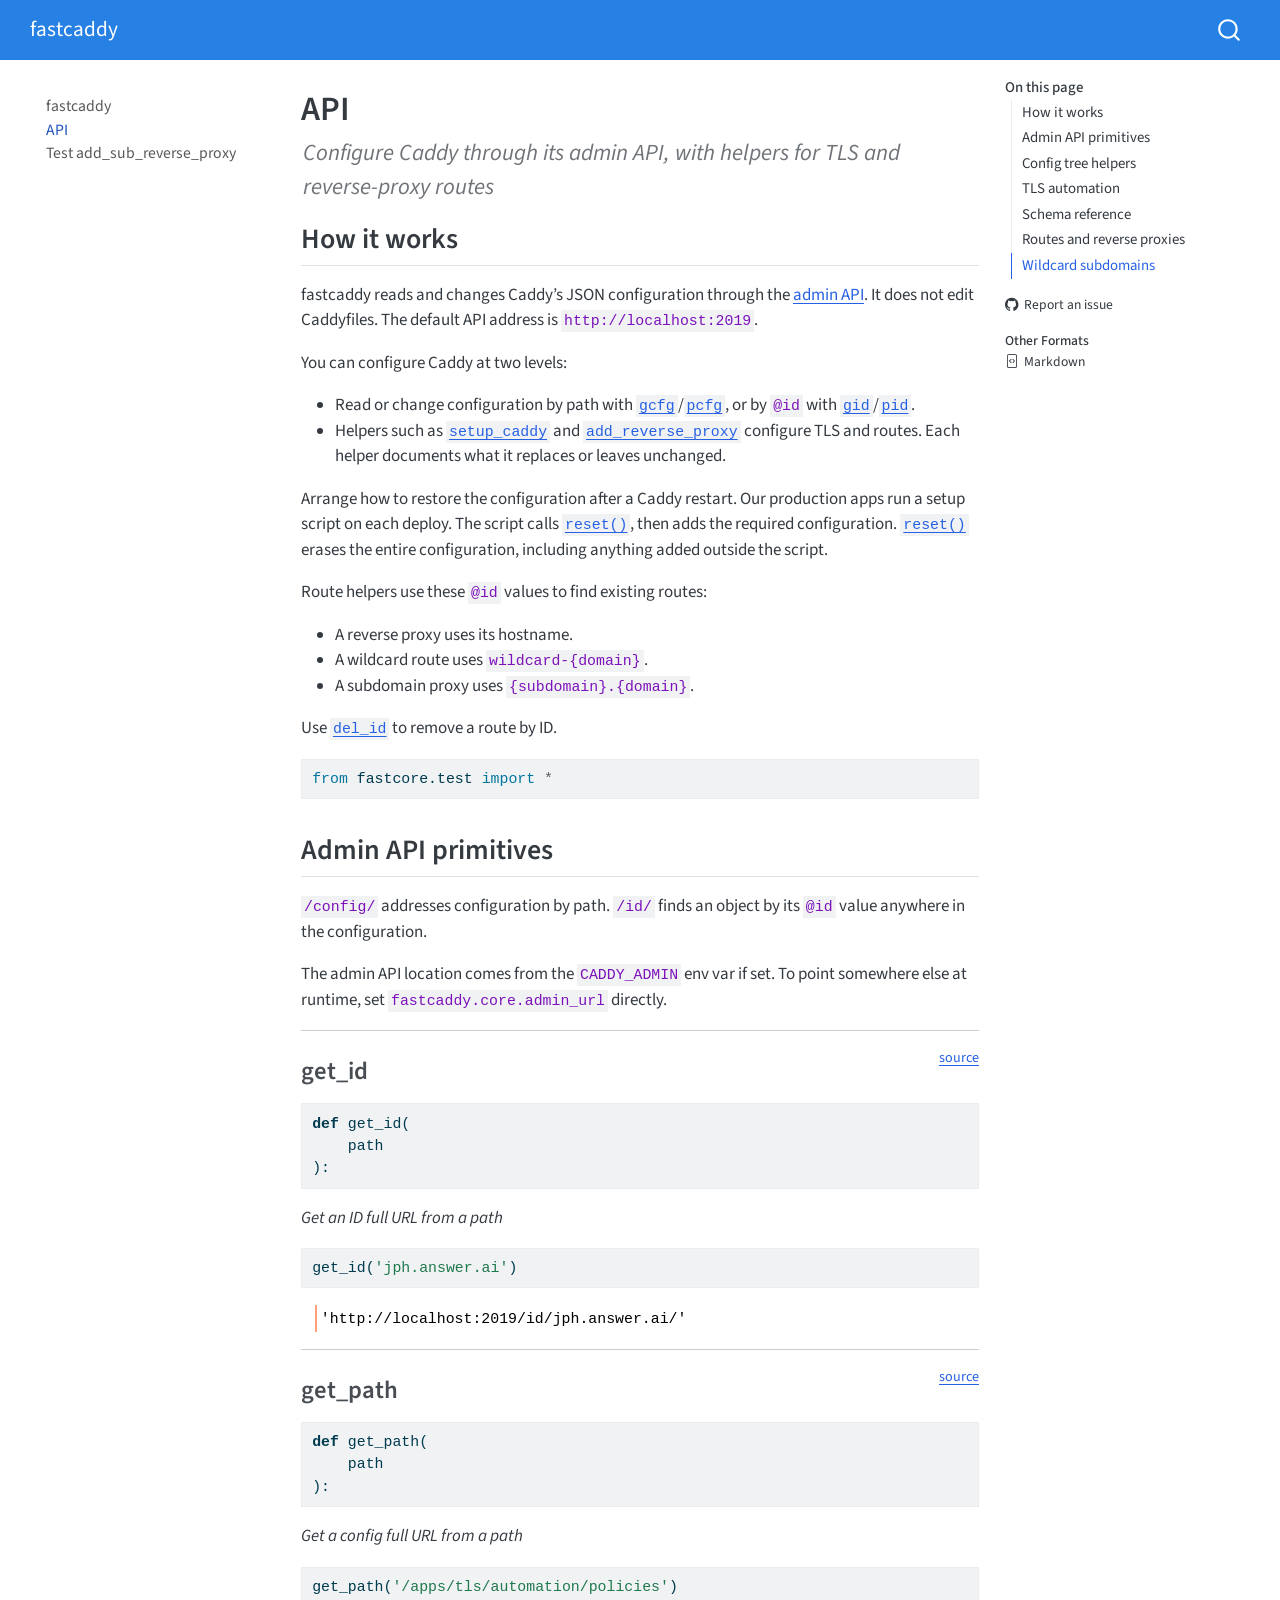
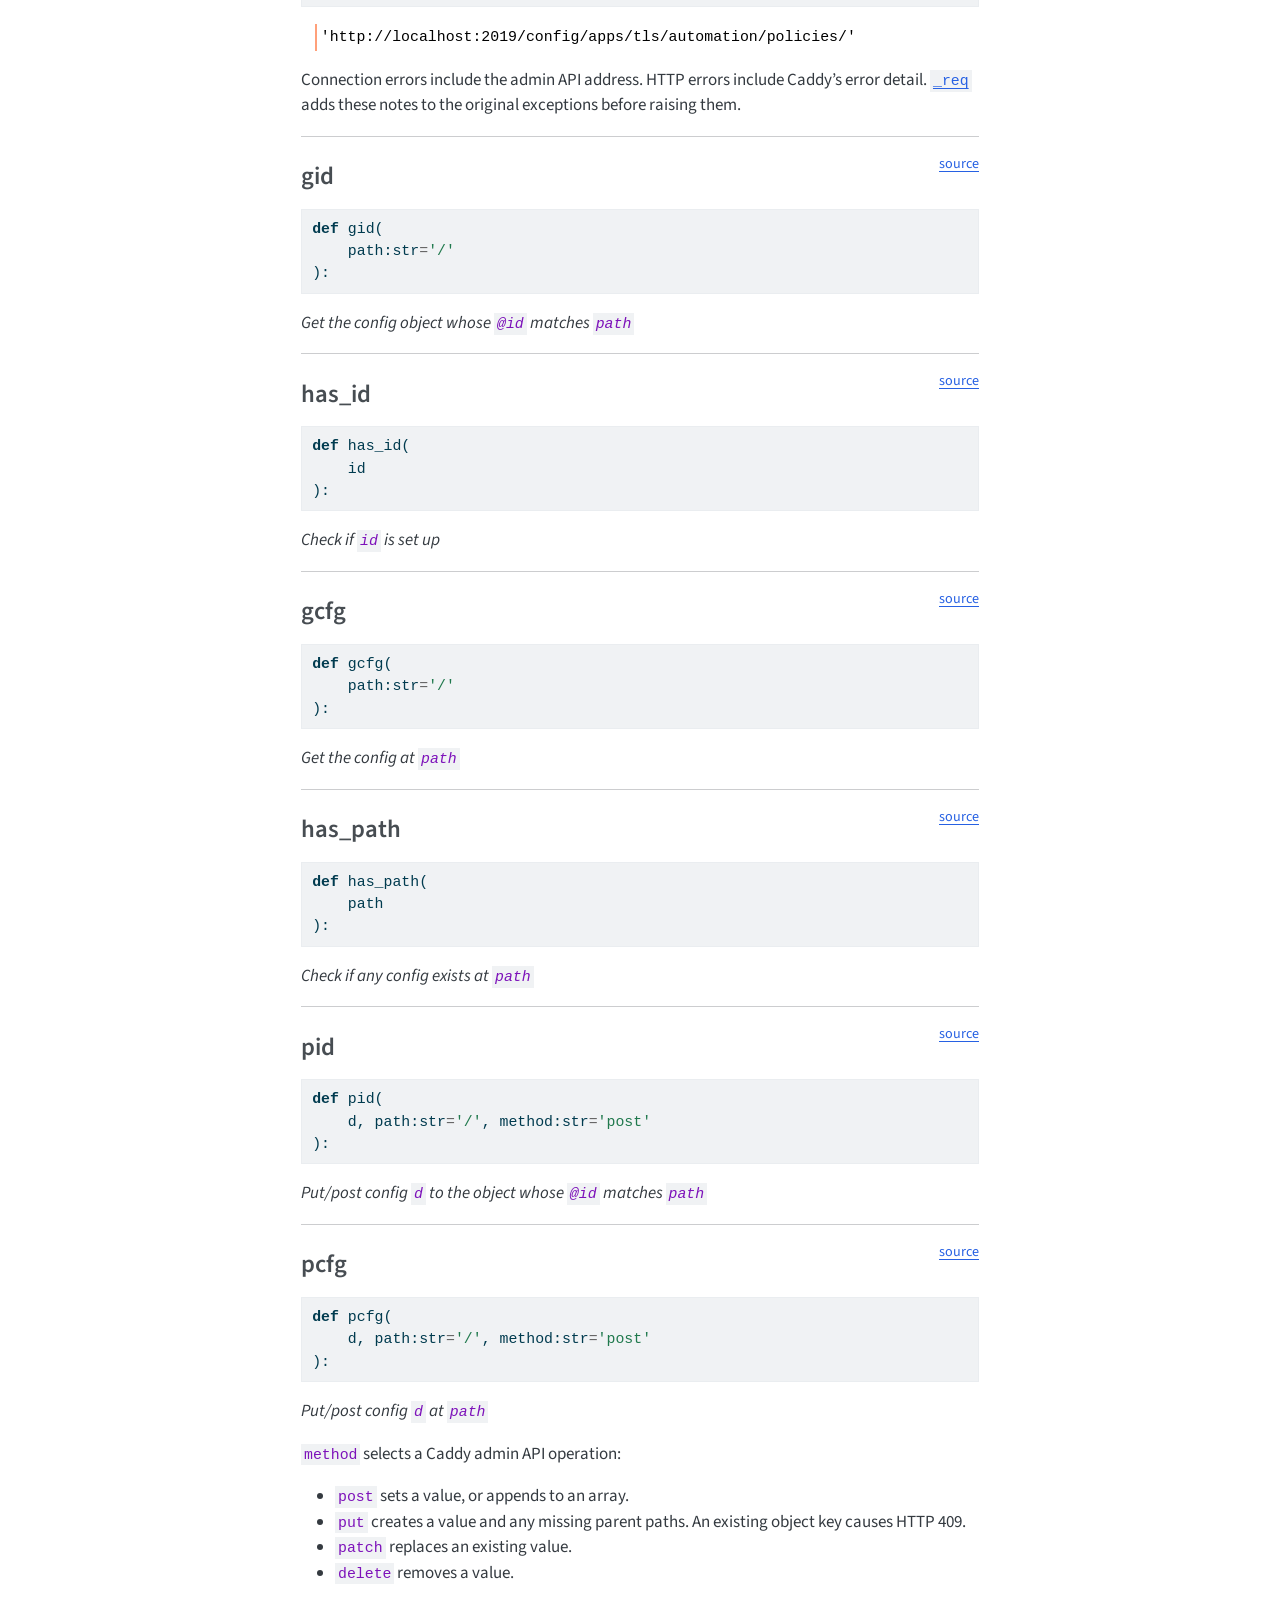
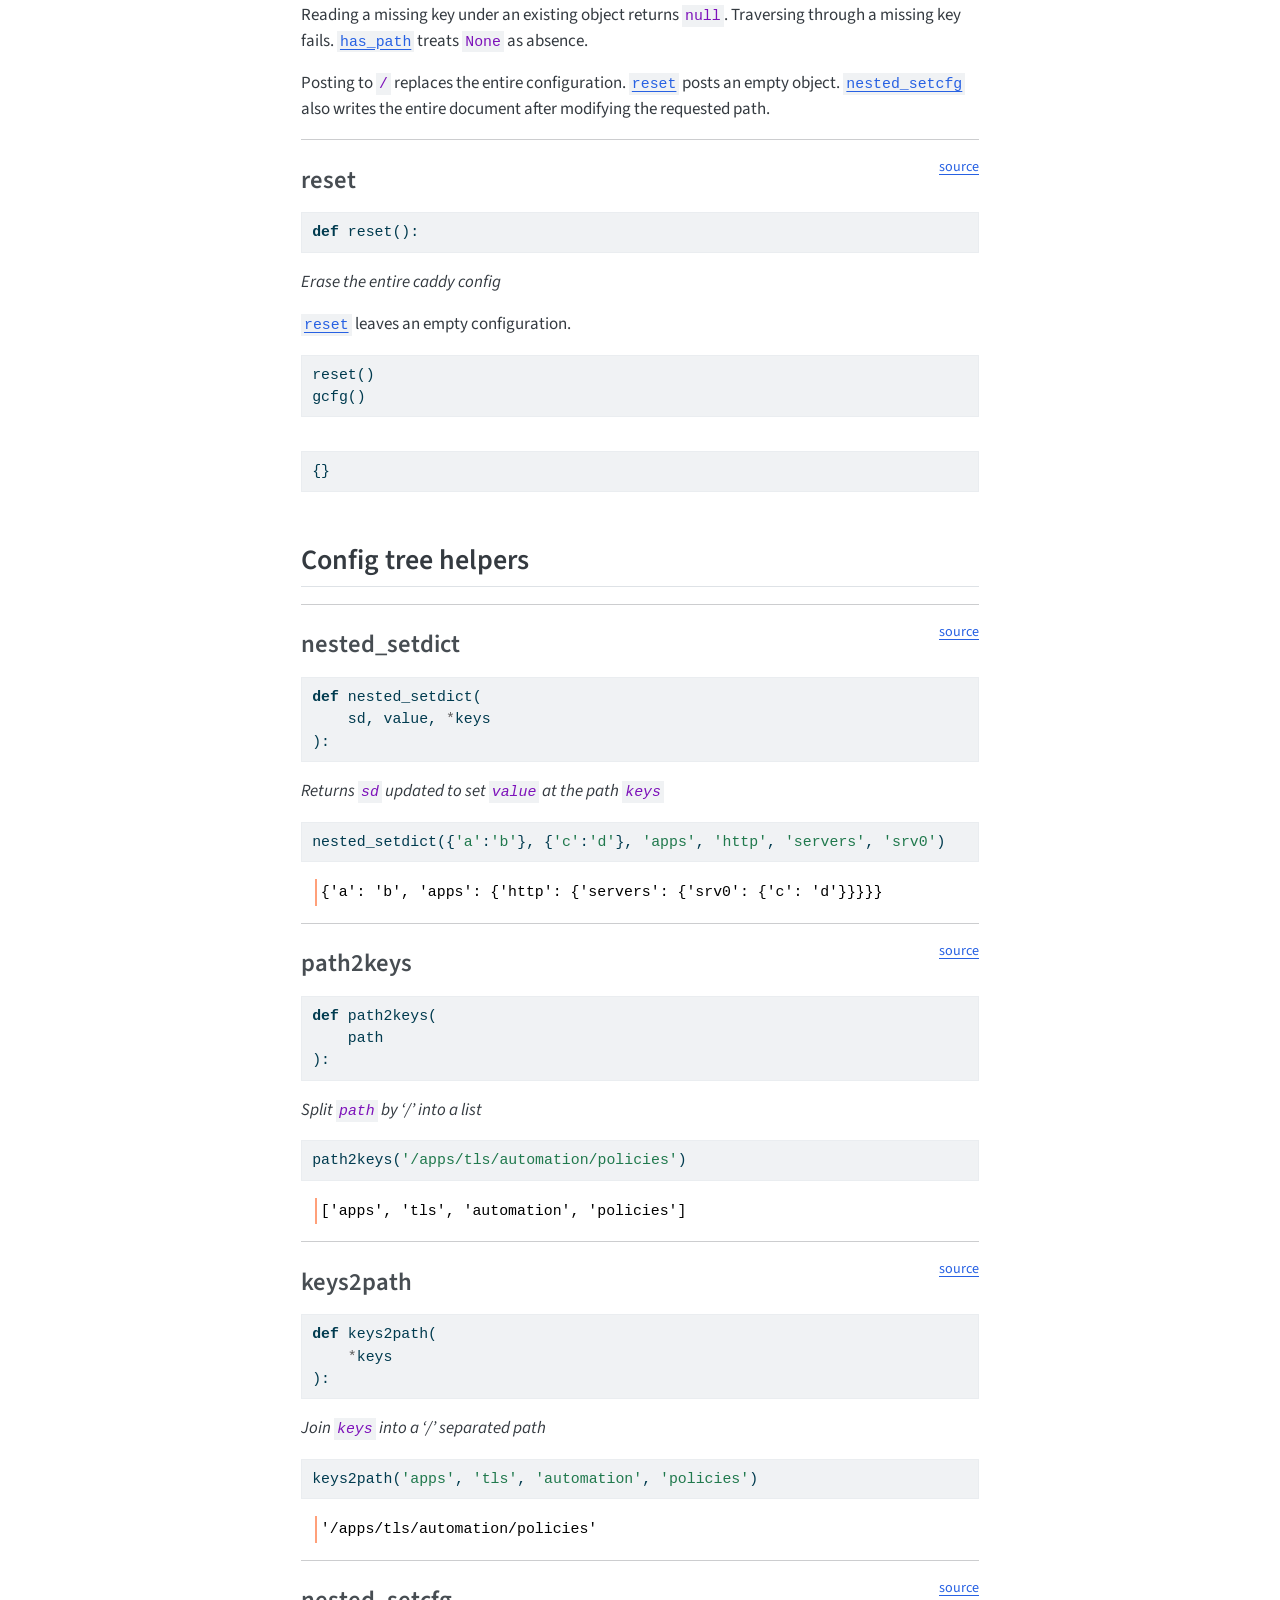
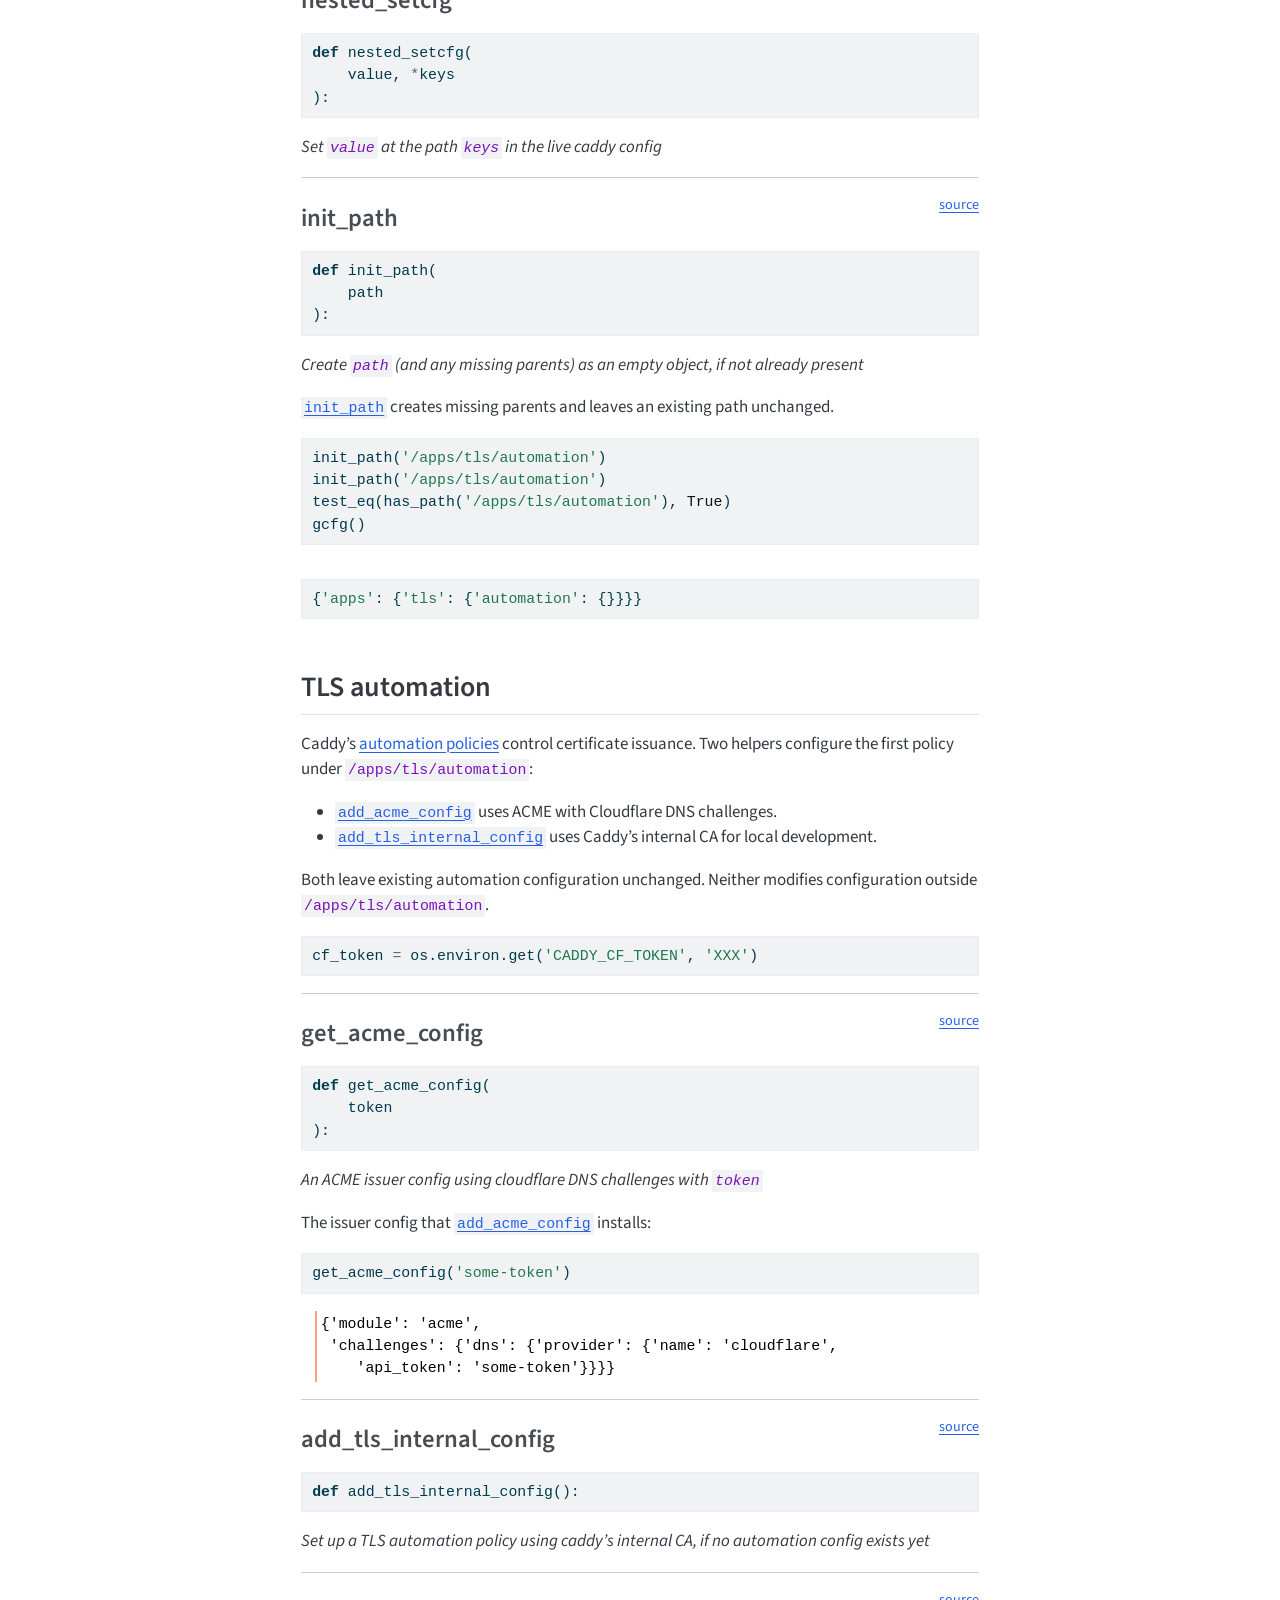
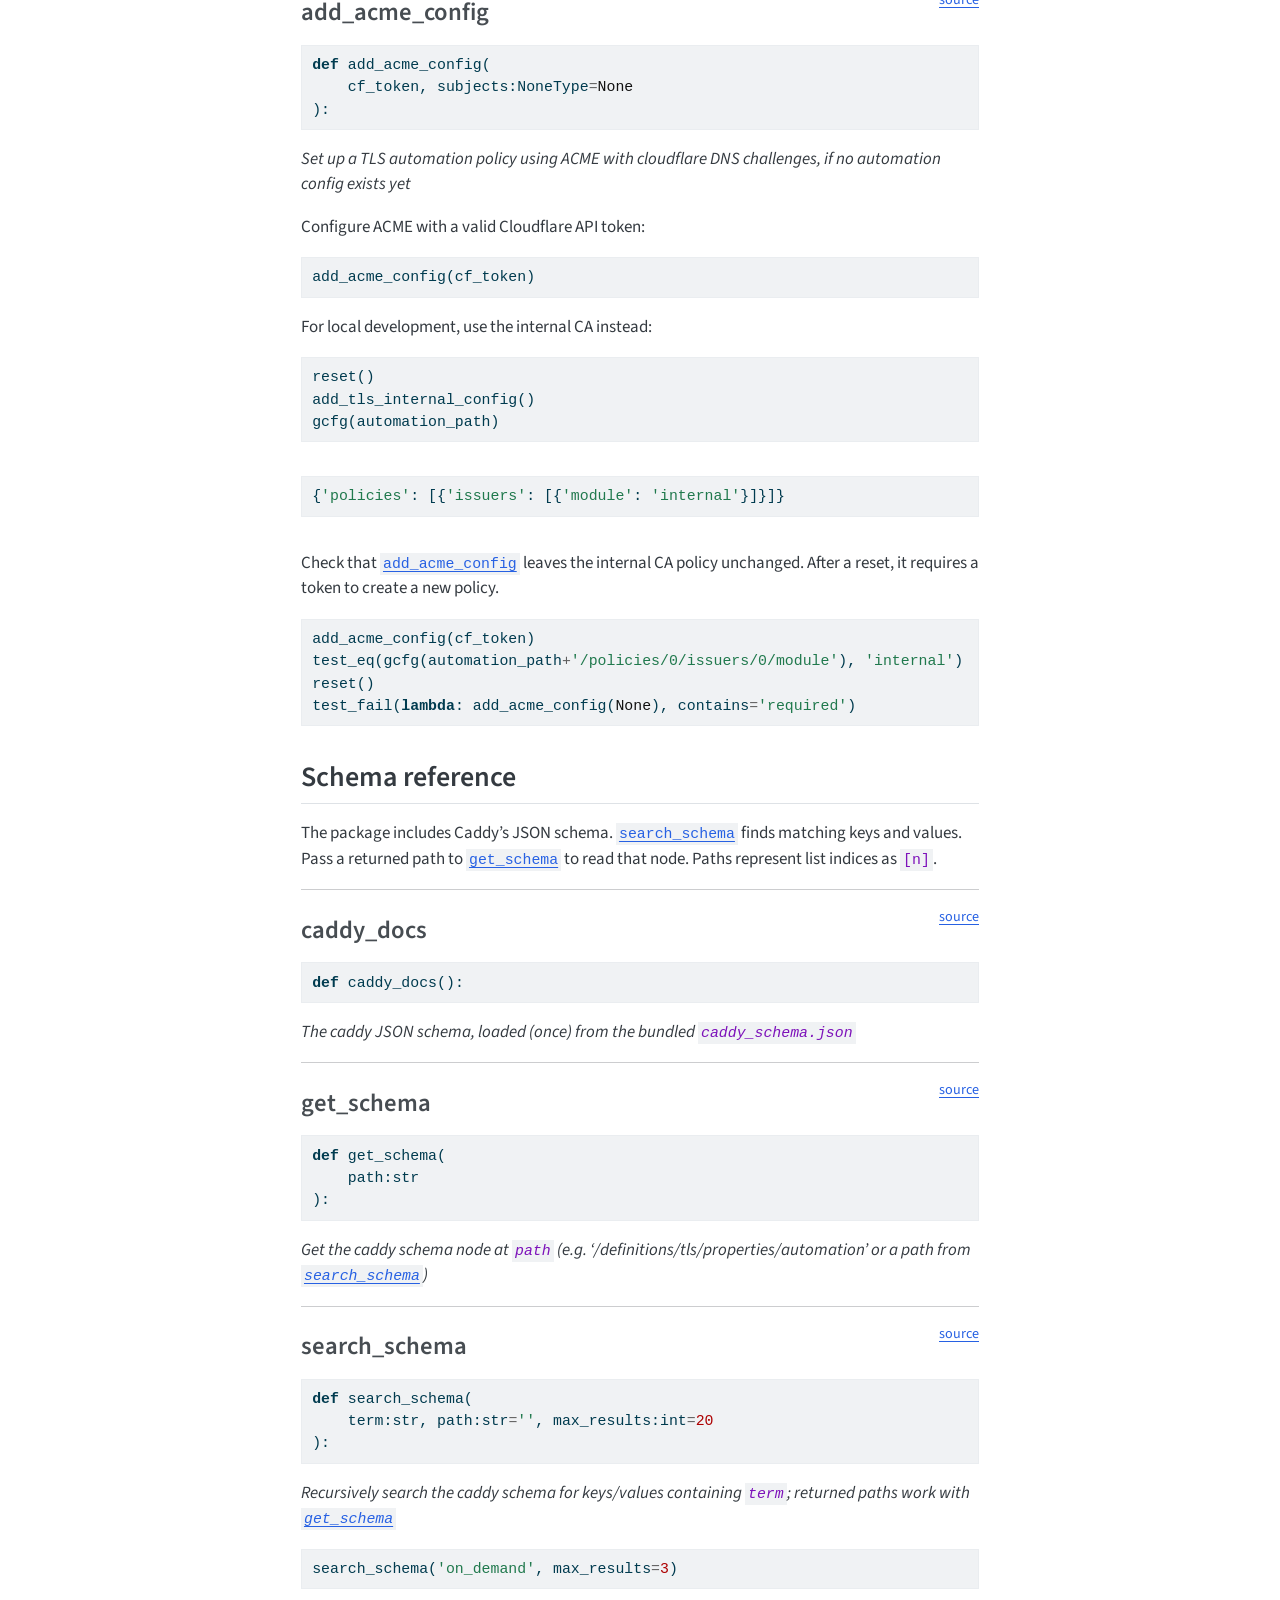
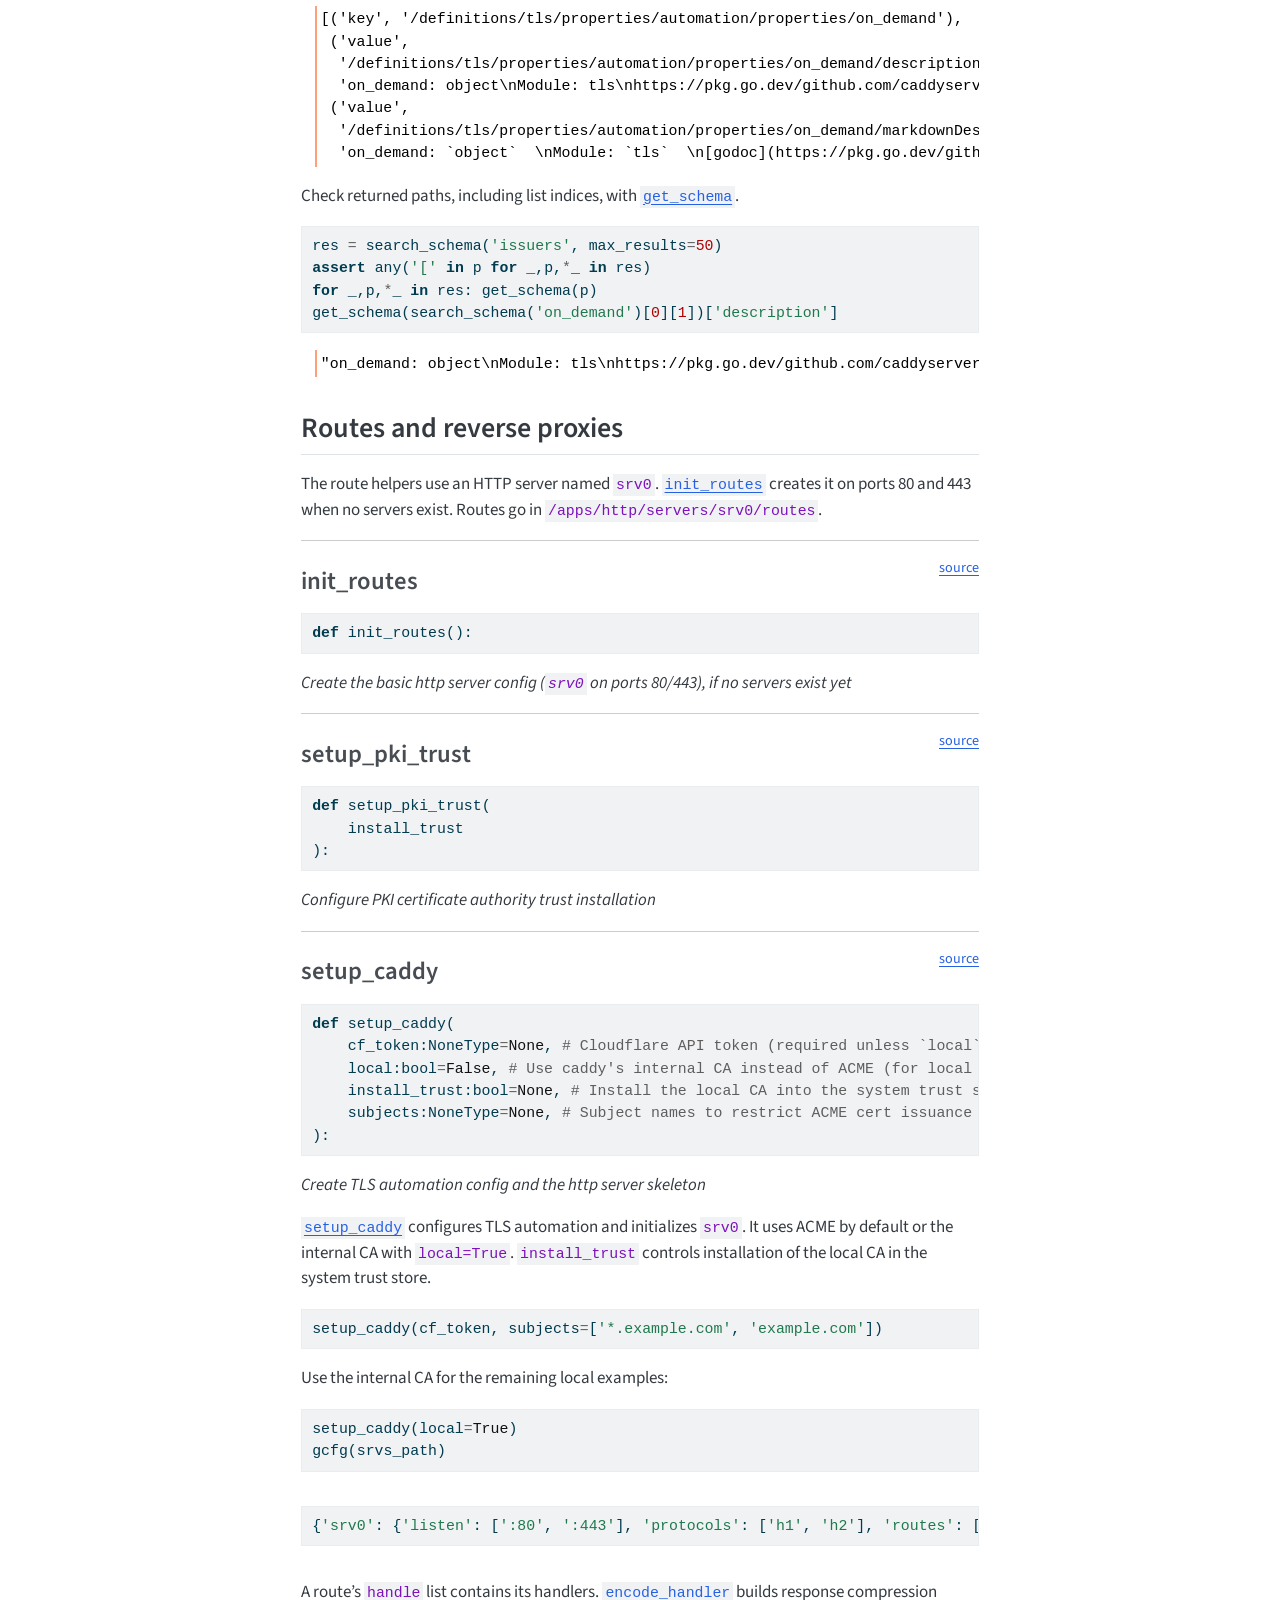
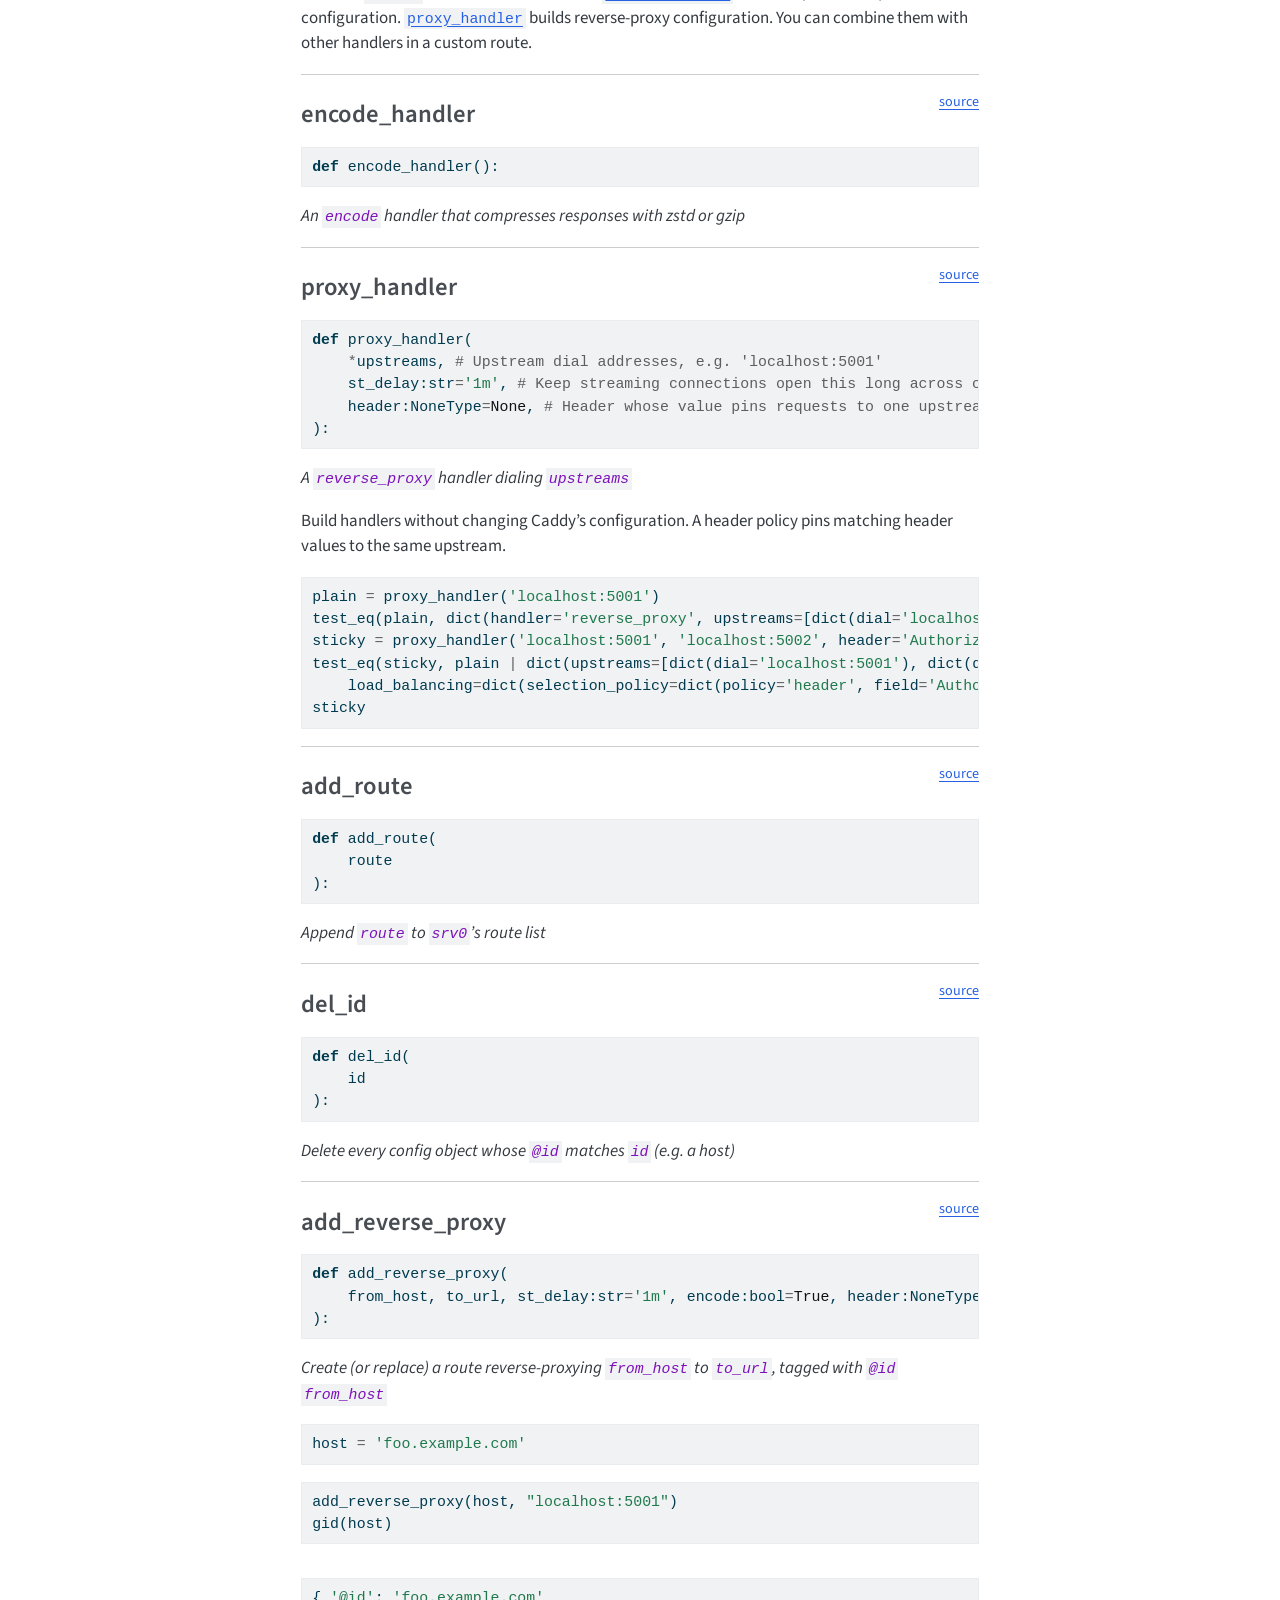
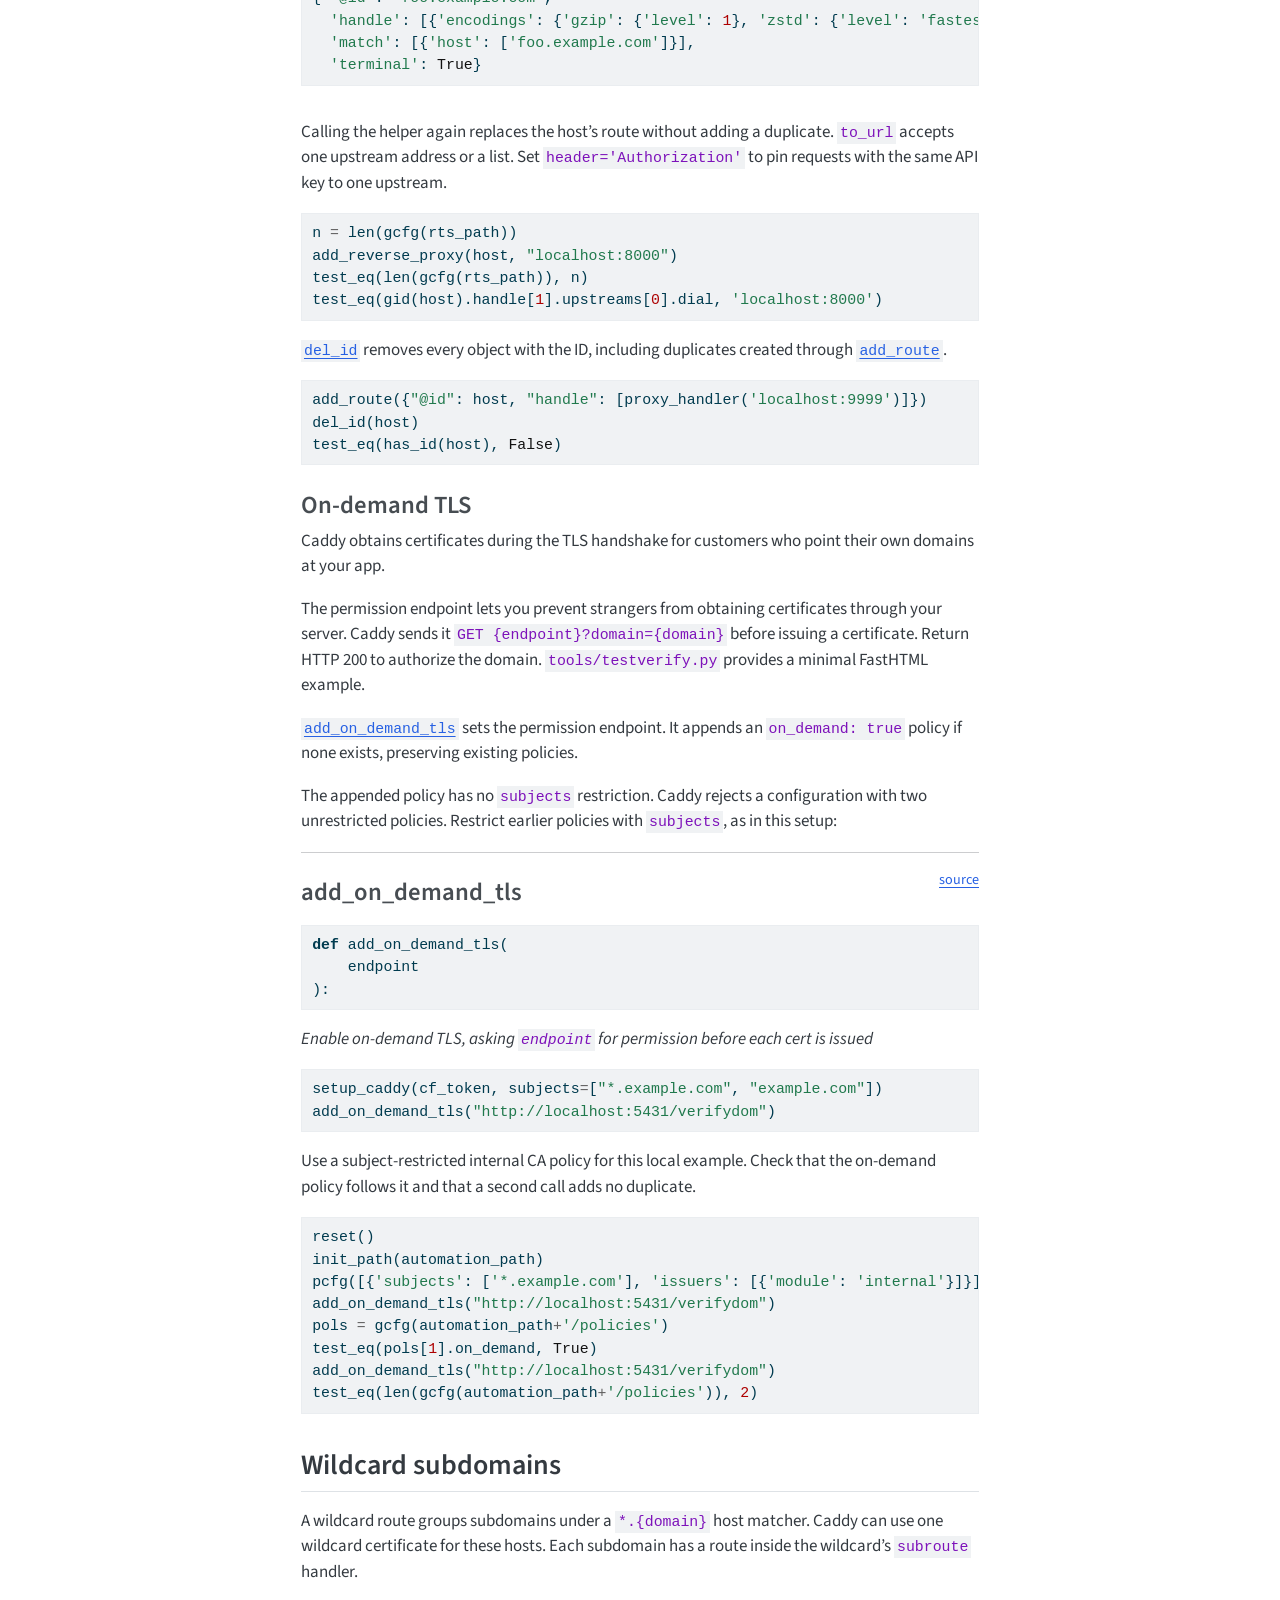
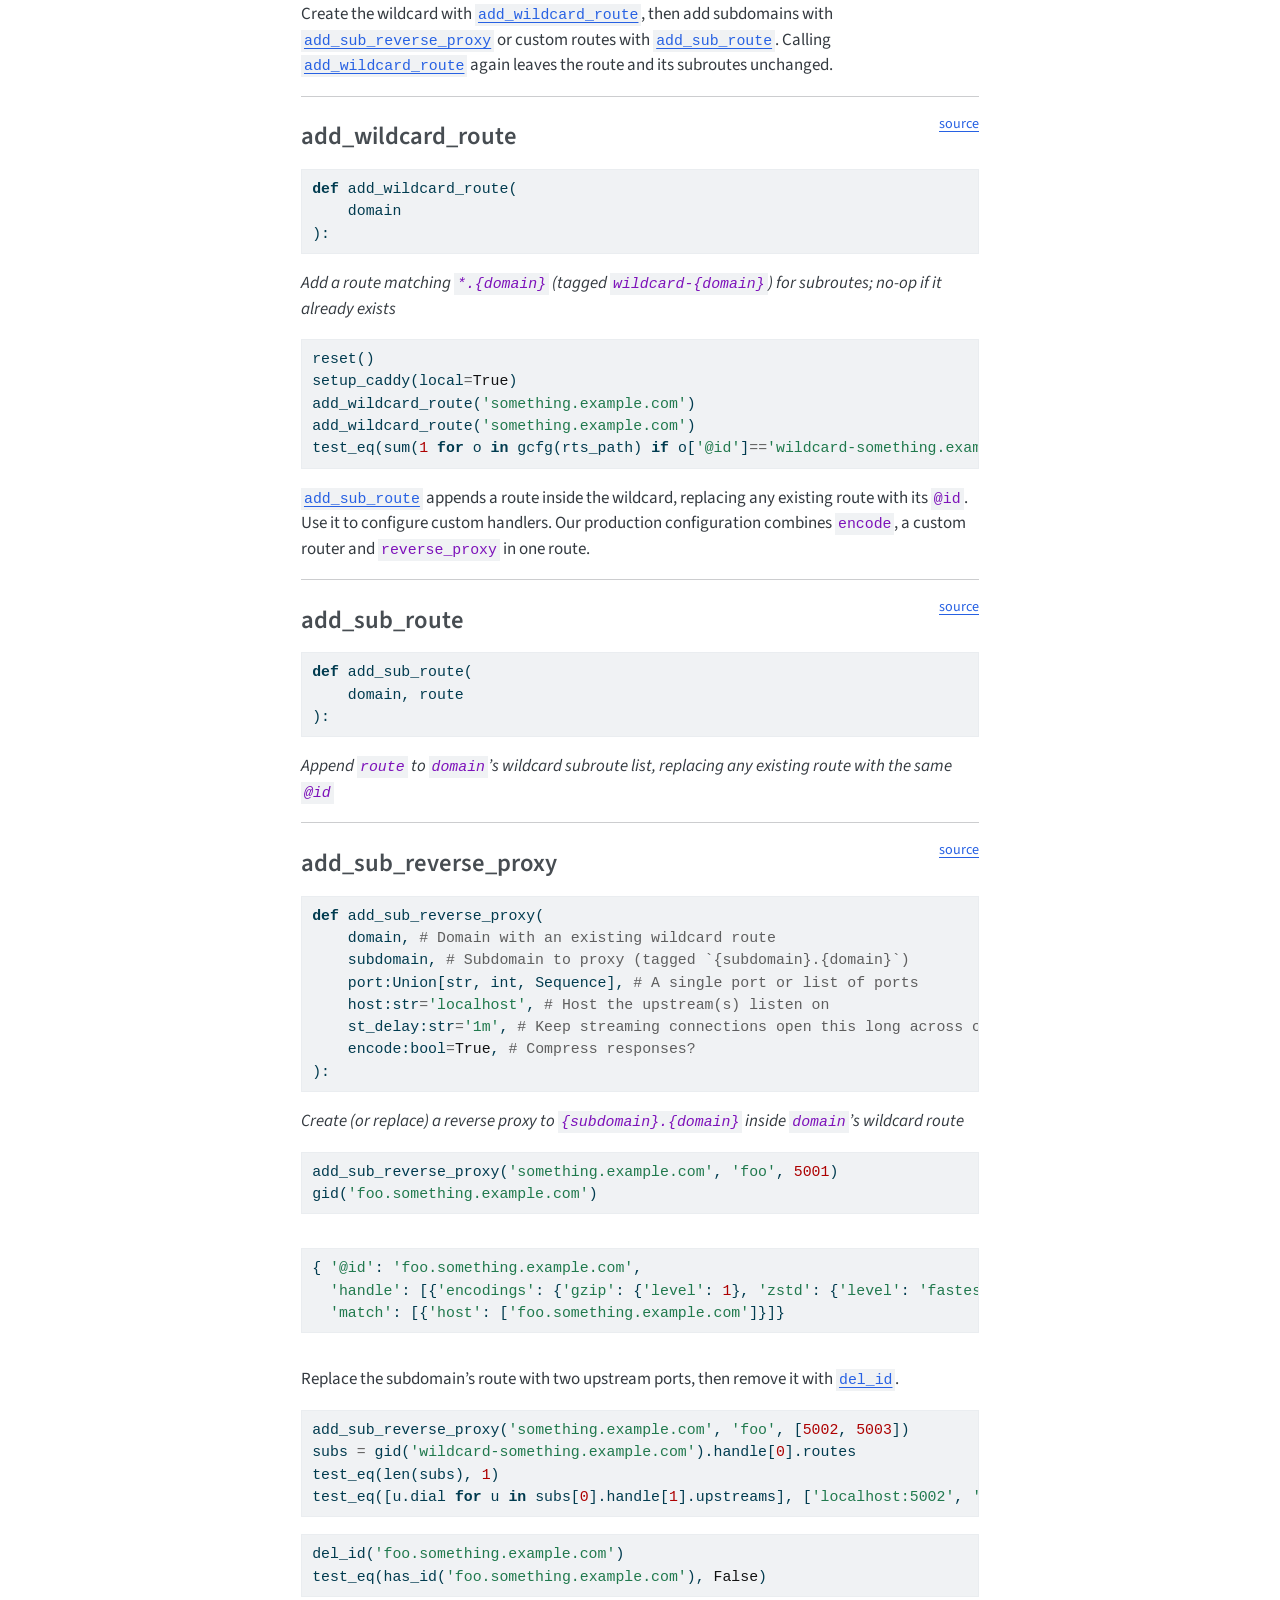
<file: core.html>
<!DOCTYPE html>
<html xmlns="http://www.w3.org/1999/xhtml" lang="en" xml:lang="en"><head>

<meta charset="utf-8">
<meta name="generator" content="quarto-1.11.9">

<meta name="viewport" content="width=device-width, initial-scale=1.0, user-scalable=yes">

<meta name="description" content="Configure Caddy through its admin API, with helpers for TLS and reverse-proxy routes">

<title>API – fastcaddy</title>
<style>
/* Default styles provided by pandoc.
** See https://pandoc.org/MANUAL.html#variables-for-html for config info.
*/
span.smallcaps{font-variant: small-caps;}
div.columns{display: flex; gap: 1.5em;}
div.column{flex: auto;}
@media screen {
div.columns{gap: min(4vw, 1.5em);}
div.column{overflow-x: auto;}
}
div.hanging-indent{margin-left: 1.5em; text-indent: -1.5em;}
ul.task-list{list-style: none;}
ul.task-list li input[type="checkbox"] {
  width: 0.8em;
  margin: 0 0.8em 0.2em -1em; /* quarto-specific, see https://github.com/quarto-dev/quarto-cli/issues/4556 */ 
  vertical-align: middle;
}
/* CSS for syntax highlighting */
html { -webkit-text-size-adjust: 100%; }
pre > code.sourceCode { white-space: pre; position: relative; }
pre > code.sourceCode > span { display: inline-block; line-height: 1.25; }
pre > code.sourceCode > span:empty { height: 1.2em; }
.sourceCode { overflow: visible; }
code.sourceCode > span { color: inherit; text-decoration: inherit; }
div.sourceCode { margin: 1em 0; }
pre.sourceCode { margin: 0; }
@media screen {
div.sourceCode { overflow: auto; }
}
@media print {
pre > code.sourceCode { white-space: pre-wrap; }
pre > code.sourceCode > span { text-indent: -5em; padding-left: 5em; }
}
pre.numberSource code
  { counter-reset: source-line 0; }
pre.numberSource code > span
  { position: relative; left: -4em; counter-increment: source-line; }
pre.numberSource code > span > a:first-child::before
  { content: counter(source-line);
    position: relative; left: -1em; text-align: right; vertical-align: baseline;
    border: none; display: inline-block;
    -webkit-touch-callout: none; -webkit-user-select: none;
    -khtml-user-select: none; -moz-user-select: none;
    -ms-user-select: none; user-select: none;
    padding: 0 4px; width: 4em;
  }
pre.numberSource { margin-left: 3em;  padding-left: 4px; }
div.sourceCode
  {   }
@media screen {
pre > code.sourceCode > span > a:first-child::before { text-decoration: underline; }
}
</style>


<script src="site_libs/quarto-nav/quarto-nav.js"></script>
<script src="site_libs/quarto-nav/headroom.min.js"></script>
<script src="site_libs/clipboard/clipboard.min.js"></script>
<script src="site_libs/quarto-search/autocomplete.umd.js"></script>
<script src="site_libs/quarto-search/fuse.min.js"></script>
<script src="site_libs/quarto-search/quarto-search.js"></script>
<meta name="quarto:offset" content="./">
<script src="site_libs/quarto-html/quarto.js" type="module"></script>
<script src="site_libs/quarto-html/tabsets/tabsets.js" type="module"></script>
<script src="site_libs/quarto-html/scrollable-regions/scrollable-regions.js" type="module"></script>
<script src="site_libs/quarto-html/popper.min.js"></script>
<script src="site_libs/quarto-html/tippy.umd.min.js"></script>
<script src="site_libs/quarto-html/anchor.min.js"></script>
<link href="site_libs/quarto-html/tippy.css" rel="stylesheet">
<link href="site_libs/quarto-html/quarto-syntax-highlighting-63b5708e65d6cd79cd7618c58d0c21e7.css" rel="stylesheet" id="quarto-text-highlighting-styles">
<script src="site_libs/bootstrap/bootstrap.min.js"></script>
<link href="site_libs/bootstrap/bootstrap-icons.css" rel="stylesheet">
<link href="site_libs/bootstrap/bootstrap-fd4adef244fdc67307115b663478f771.min.css" rel="stylesheet" append-hash="true" id="quarto-bootstrap" data-mode="light">
<script id="quarto-search-options" type="application/json">{
  "location": "navbar",
  "copy-button": false,
  "collapse-after": 3,
  "panel-placement": "end",
  "type": "overlay",
  "limit": 50,
  "keyboard-shortcut": [
    "f",
    "/",
    "s"
  ],
  "show-item-context": false,
  "language": {
    "search-no-results-text": "No results",
    "search-matching-documents-text": "matching documents",
    "search-copy-link-title": "Copy link to search",
    "search-hide-matches-text": "Hide additional matches",
    "search-more-match-text": "more match in this document",
    "search-more-matches-text": "more matches in this document",
    "search-clear-button-title": "Clear",
    "search-text-placeholder": "",
    "search-detached-cancel-button-title": "Cancel",
    "search-submit-button-title": "Submit",
    "search-label": "Search"
  }
}</script>


<link rel="stylesheet" href="styles.css">
<meta property="og:title" content="API – fastcaddy">
<meta property="og:description" content="Configure Caddy through its admin API, with helpers for TLS and reverse-proxy routes">
<meta property="og:site_name" content="fastcaddy">
<meta name="twitter:title" content="API – fastcaddy">
<meta name="twitter:description" content="Configure Caddy through its admin API, with helpers for TLS and reverse-proxy routes">
<meta name="twitter:card" content="summary">
</head>

<body class="nav-sidebar floating nav-fixed quarto-light"><a id="quarto-skip-link" class="visually-hidden-focusable" href="#quarto-document-content">Skip to main content</a>

<div id="quarto-search-results"></div>
  <header id="quarto-header" class="headroom fixed-top">
    <nav class="navbar navbar-expand-lg " data-bs-theme="dark" aria-label="Site">
      <div class="navbar-container container-fluid">
      <div class="navbar-brand-container mx-auto">
    <a class="navbar-brand" href="./index.html">
    <span class="navbar-title">fastcaddy</span>
    </a>
  </div>
        <div class="quarto-navbar-tools tools-end">
</div>
          <div id="quarto-search" class="" title="Search"></div>
      </div> <!-- /container-fluid -->
    </nav>
  <nav class="quarto-secondary-nav" aria-label="Toolbar">
    <div class="container-fluid d-flex">
      <button type="button" class="quarto-btn-toggle btn" data-bs-toggle="collapse" role="button" data-bs-target=".quarto-sidebar-collapse-item" aria-controls="quarto-sidebar" aria-expanded="false" aria-label="Toggle sidebar navigation" onclick="if (window.quartoToggleHeadroom) { window.quartoToggleHeadroom(); }">
        <i class="bi bi-layout-text-sidebar-reverse"></i>
      </button>
        <nav class="quarto-page-breadcrumbs" aria-label="Breadcrumbs"><ol class="breadcrumb"><li class="breadcrumb-item"><a href="./core.html">API</a></li></ol></nav>
        <a class="flex-grow-1" data-bs-toggle="collapse" data-bs-target=".quarto-sidebar-collapse-item" onclick="if (window.quartoToggleHeadroom) { window.quartoToggleHeadroom(); }">      
        </a>
    </div>
  </nav>
</header>
<!-- content -->
<div id="quarto-content" class="quarto-container page-columns page-rows-contents page-layout-article page-navbar">
<!-- sidebar -->
  <nav id="quarto-sidebar" class="sidebar collapse collapse-horizontal quarto-sidebar-collapse-item sidebar-navigation floating overflow-auto" aria-label="Section">
    <div class="sidebar-menu-container"> 
    <ul class="list-unstyled mt-1">
        <li class="sidebar-item">
  <div class="sidebar-item-container"> 
  <a href="./index.html" class="sidebar-item-text sidebar-link">
 <span class="menu-text">fastcaddy</span></a>
  </div>
</li>
        <li class="sidebar-item">
  <div class="sidebar-item-container"> 
  <a href="./core.html" class="sidebar-item-text sidebar-link active">
 <span class="menu-text">API</span></a>
  </div>
</li>
        <li class="sidebar-item">
  <div class="sidebar-item-container"> 
  <a href="./test_add_sub_reverse_proxy.html" class="sidebar-item-text sidebar-link">
 <span class="menu-text">Test add_sub_reverse_proxy</span></a>
  </div>
</li>
    </ul>
    </div>
</nav>
<div id="quarto-sidebar-glass" class="quarto-sidebar-collapse-item" data-bs-toggle="collapse" data-bs-target=".quarto-sidebar-collapse-item"></div>
<!-- margin-sidebar -->
    <div id="quarto-margin-sidebar" class="sidebar margin-sidebar">
        <nav id="TOC" role="doc-toc" aria-labelledby="toc-title" class="toc-active">
    <h2 id="toc-title">On this page</h2>
   
  <ul>
  <li><a href="#how-it-works" id="toc-how-it-works" class="nav-link active" data-scroll-target="#how-it-works">How it works</a></li>
  <li><a href="#admin-api-primitives" id="toc-admin-api-primitives" class="nav-link" data-scroll-target="#admin-api-primitives">Admin API primitives</a></li>
  <li><a href="#config-tree-helpers" id="toc-config-tree-helpers" class="nav-link" data-scroll-target="#config-tree-helpers">Config tree helpers</a></li>
  <li><a href="#tls-automation" id="toc-tls-automation" class="nav-link" data-scroll-target="#tls-automation">TLS automation</a></li>
  <li><a href="#schema-reference" id="toc-schema-reference" class="nav-link" data-scroll-target="#schema-reference">Schema reference</a></li>
  <li><a href="#routes-and-reverse-proxies" id="toc-routes-and-reverse-proxies" class="nav-link" data-scroll-target="#routes-and-reverse-proxies">Routes and reverse proxies</a>
  <ul class="collapse">
  <li><a href="#on-demand-tls" id="toc-on-demand-tls" class="nav-link" data-scroll-target="#on-demand-tls">On-demand TLS</a></li>
  </ul></li>
  <li><a href="#wildcard-subdomains" id="toc-wildcard-subdomains" class="nav-link" data-scroll-target="#wildcard-subdomains">Wildcard subdomains</a></li>
  </ul>
<div class="toc-actions"><ul><li><a href="https://github.com/AnswerDotAI/fastcaddy/issues/new" class="toc-action"><i class="bi bi-github"></i>Report an issue</a></li></ul></div><div class="quarto-alternate-formats"><h2>Other Formats</h2><ul><li><a href="core.html.md"><i class="bi bi-file-code"></i>Markdown</a></li></ul></div></nav>
    </div>
<!-- main -->
<main class="content" id="quarto-document-content" tabindex="-1">

<header id="title-block-header" class="quarto-title-block default">
<div class="quarto-title">
<h1 class="title">API</h1>
</div>

<div>
  <div class="description">
    Configure Caddy through its admin API, with helpers for TLS and reverse-proxy routes
  </div>
</div>


<div class="quarto-title-meta">

    
  
    
  </div>
  


</header>


<!-- WARNING: THIS FILE WAS AUTOGENERATED! DO NOT EDIT! -->
<section id="how-it-works" class="level2">
<h2 class="anchored" data-anchor-id="how-it-works">How it works</h2>
<p>fastcaddy reads and changes Caddy’s JSON configuration through the <a href="https://caddyserver.com/docs/api">admin API</a>. It does not edit Caddyfiles. The default API address is <code>http://localhost:2019</code>.</p>
<p>You can configure Caddy at two levels:</p>
<ul>
<li>Read or change configuration by path with <a href="https://AnswerDotAI.github.io/fastcaddy/core.html#gcfg"><code>gcfg</code></a>/<a href="https://AnswerDotAI.github.io/fastcaddy/core.html#pcfg"><code>pcfg</code></a>, or by <code>@id</code> with <a href="https://AnswerDotAI.github.io/fastcaddy/core.html#gid"><code>gid</code></a>/<a href="https://AnswerDotAI.github.io/fastcaddy/core.html#pid"><code>pid</code></a>.</li>
<li>Helpers such as <a href="https://AnswerDotAI.github.io/fastcaddy/core.html#setup_caddy"><code>setup_caddy</code></a> and <a href="https://AnswerDotAI.github.io/fastcaddy/core.html#add_reverse_proxy"><code>add_reverse_proxy</code></a> configure TLS and routes. Each helper documents what it replaces or leaves unchanged.</li>
</ul>
<p>Arrange how to restore the configuration after a Caddy restart. Our production apps run a setup script on each deploy. The script calls <a href="https://AnswerDotAI.github.io/fastcaddy/core.html#reset"><code>reset()</code></a>, then adds the required configuration. <a href="https://AnswerDotAI.github.io/fastcaddy/core.html#reset"><code>reset()</code></a> erases the entire configuration, including anything added outside the script.</p>
<p>Route helpers use these <code>@id</code> values to find existing routes:</p>
<ul>
<li>A reverse proxy uses its hostname.</li>
<li>A wildcard route uses <code>wildcard-{domain}</code>.</li>
<li>A subdomain proxy uses <code>{subdomain}.{domain}</code>.</li>
</ul>
<p>Use <a href="https://AnswerDotAI.github.io/fastcaddy/core.html#del_id"><code>del_id</code></a> to remove a route by ID.</p>
<div id="dee4d5f5" class="cell" data-quarto-private-1="{&quot;key&quot;:&quot;execution&quot;,&quot;value&quot;:{&quot;iopub.execute_input&quot;:&quot;2026-11-04T00:54:47.033992+00:00&quot;,&quot;shell.execute_reply&quot;:&quot;2026-11-04T00:54:47.035020+00:00&quot;,&quot;total&quot;:0.0010312200000015537}}" data-execution_count="2">
<div class="code-copy-outer-scaffold"><div class="sourceCode cell-code" id="cb1"><pre class="sourceCode python code-with-copy"><code class="sourceCode python"><span id="cb1-1"><a href="#cb1-1" aria-hidden="true" tabindex="-1"></a><span class="im">from</span> fastcore.test <span class="im">import</span> <span class="op">*</span></span></code></pre></div><button title="Copy to Clipboard" class="code-copy-button"><i class="bi"></i></button></div>
</div>
</section>
<section id="admin-api-primitives" class="level2">
<h2 class="anchored" data-anchor-id="admin-api-primitives">Admin API primitives</h2>
<p><code>/config/</code> addresses configuration by path. <code>/id/</code> finds an object by its <code>@id</code> value anywhere in the configuration.</p>
<p>The admin API location comes from the <code>CADDY_ADMIN</code> env var if set. To point somewhere else at runtime, set <code>fastcaddy.core.admin_url</code> directly.</p>
<div id="7f4d5cfe" class="cell" data-quarto-private-1="{&quot;key&quot;:&quot;execution&quot;,&quot;value&quot;:{&quot;iopub.execute_input&quot;:&quot;2026-11-04T00:54:47.036752+00:00&quot;,&quot;shell.execute_reply&quot;:&quot;2026-11-04T00:54:47.126683+00:00&quot;,&quot;total&quot;:0.08993567499999955}}" data-execution_count="5">
<hr>
<p><a href="https://github.com/AnswerDotAI/fastcaddy/blob/main/fastcaddy/core.py#L24" target="_blank" style="float:right; font-size:smaller">source</a></p>
<section id="get_id" class="level3">
<h3 class="anchored" data-anchor-id="get_id">get_id</h3>
<div class="code-copy-outer-scaffold"><div class="sourceCode" id="cb2"><pre class="sourceCode python code-with-copy"><code class="sourceCode python"><span id="cb2-1"><a href="#cb2-1" aria-hidden="true" tabindex="-1"></a><span class="kw">def</span> get_id(</span>
<span id="cb2-2"><a href="#cb2-2" aria-hidden="true" tabindex="-1"></a>    path</span>
<span id="cb2-3"><a href="#cb2-3" aria-hidden="true" tabindex="-1"></a>):</span></code></pre></div><button title="Copy to Clipboard" class="code-copy-button"><i class="bi"></i></button></div>
<p><em>Get an ID full URL from a path</em></p>
</section>
</div>
<div id="d245250d" class="cell">
<div class="code-copy-outer-scaffold"><div class="sourceCode cell-code" id="cb3"><pre class="sourceCode python code-with-copy"><code class="sourceCode python"><span id="cb3-1"><a href="#cb3-1" aria-hidden="true" tabindex="-1"></a>get_id(<span class="st">'jph.answer.ai'</span>)</span></code></pre></div><button title="Copy to Clipboard" class="code-copy-button"><i class="bi"></i></button></div>
<div class="cell-output cell-output-display">
<pre><code>'http://localhost:2019/id/jph.answer.ai/'</code></pre>
</div>
</div>
<div id="c03a5391" class="cell" data-quarto-private-1="{&quot;key&quot;:&quot;execution&quot;,&quot;value&quot;:{&quot;iopub.execute_input&quot;:&quot;2026-11-04T00:54:47.127978+00:00&quot;,&quot;shell.execute_reply&quot;:&quot;2026-11-04T00:54:47.130326+00:00&quot;,&quot;total&quot;:0.0023516129999947566}}" data-execution_count="7">
<hr>
<p><a href="https://github.com/AnswerDotAI/fastcaddy/blob/main/fastcaddy/core.py#L31" target="_blank" style="float:right; font-size:smaller">source</a></p>
<section id="get_path" class="level3">
<h3 class="anchored" data-anchor-id="get_path">get_path</h3>
<div class="code-copy-outer-scaffold"><div class="sourceCode" id="cb5"><pre class="sourceCode python code-with-copy"><code class="sourceCode python"><span id="cb5-1"><a href="#cb5-1" aria-hidden="true" tabindex="-1"></a><span class="kw">def</span> get_path(</span>
<span id="cb5-2"><a href="#cb5-2" aria-hidden="true" tabindex="-1"></a>    path</span>
<span id="cb5-3"><a href="#cb5-3" aria-hidden="true" tabindex="-1"></a>):</span></code></pre></div><button title="Copy to Clipboard" class="code-copy-button"><i class="bi"></i></button></div>
<p><em>Get a config full URL from a path</em></p>
</section>
</div>
<div id="eb7e513a" class="cell">
<div class="code-copy-outer-scaffold"><div class="sourceCode cell-code" id="cb6"><pre class="sourceCode python code-with-copy"><code class="sourceCode python"><span id="cb6-1"><a href="#cb6-1" aria-hidden="true" tabindex="-1"></a>get_path(<span class="st">'/apps/tls/automation/policies'</span>)</span></code></pre></div><button title="Copy to Clipboard" class="code-copy-button"><i class="bi"></i></button></div>
<div class="cell-output cell-output-display">
<pre><code>'http://localhost:2019/config/apps/tls/automation/policies/'</code></pre>
</div>
</div>
<p>Connection errors include the admin API address. HTTP errors include Caddy’s error detail. <a href="https://AnswerDotAI.github.io/fastcaddy/core.html#_req"><code>_req</code></a> adds these notes to the original exceptions before raising them.</p>
<div id="d110035e" class="cell" data-quarto-private-1="{&quot;key&quot;:&quot;execution&quot;,&quot;value&quot;:{&quot;iopub.execute_input&quot;:&quot;2026-11-04T00:54:47.132093+00:00&quot;,&quot;shell.execute_reply&quot;:&quot;2026-11-04T00:54:47.134025+00:00&quot;,&quot;total&quot;:0.0019341389999993908}}" data-execution_count="10">
<hr>
<p><a href="https://github.com/AnswerDotAI/fastcaddy/blob/main/fastcaddy/core.py#L53" target="_blank" style="float:right; font-size:smaller">source</a></p>
<section id="gid" class="level3">
<h3 class="anchored" data-anchor-id="gid">gid</h3>
<div class="code-copy-outer-scaffold"><div class="sourceCode" id="cb8"><pre class="sourceCode python code-with-copy"><code class="sourceCode python"><span id="cb8-1"><a href="#cb8-1" aria-hidden="true" tabindex="-1"></a><span class="kw">def</span> gid(</span>
<span id="cb8-2"><a href="#cb8-2" aria-hidden="true" tabindex="-1"></a>    path:<span class="bu">str</span><span class="op">=</span><span class="st">'/'</span></span>
<span id="cb8-3"><a href="#cb8-3" aria-hidden="true" tabindex="-1"></a>):</span></code></pre></div><button title="Copy to Clipboard" class="code-copy-button"><i class="bi"></i></button></div>
<p><em>Get the config object whose <code>@id</code> matches <code>path</code></em></p>
</section>
</div>
<div id="88f89ccc" class="cell" data-quarto-private-1="{&quot;key&quot;:&quot;execution&quot;,&quot;value&quot;:{&quot;iopub.execute_input&quot;:&quot;2026-11-04T00:54:47.134651+00:00&quot;,&quot;shell.execute_reply&quot;:&quot;2026-11-04T00:54:47.136335+00:00&quot;,&quot;total&quot;:0.0016860080000000721}}" data-execution_count="12">
<hr>
<p><a href="https://github.com/AnswerDotAI/fastcaddy/blob/main/fastcaddy/core.py#L58" target="_blank" style="float:right; font-size:smaller">source</a></p>
<section id="has_id" class="level3">
<h3 class="anchored" data-anchor-id="has_id">has_id</h3>
<div class="code-copy-outer-scaffold"><div class="sourceCode" id="cb9"><pre class="sourceCode python code-with-copy"><code class="sourceCode python"><span id="cb9-1"><a href="#cb9-1" aria-hidden="true" tabindex="-1"></a><span class="kw">def</span> has_id(</span>
<span id="cb9-2"><a href="#cb9-2" aria-hidden="true" tabindex="-1"></a>    <span class="bu">id</span></span>
<span id="cb9-3"><a href="#cb9-3" aria-hidden="true" tabindex="-1"></a>):</span></code></pre></div><button title="Copy to Clipboard" class="code-copy-button"><i class="bi"></i></button></div>
<p><em>Check if <code>id</code> is set up</em></p>
</section>
</div>
<div id="91a68955" class="cell" data-quarto-private-1="{&quot;key&quot;:&quot;execution&quot;,&quot;value&quot;:{&quot;iopub.execute_input&quot;:&quot;2026-11-04T00:54:47.136924+00:00&quot;,&quot;shell.execute_reply&quot;:&quot;2026-11-04T00:54:47.138607+00:00&quot;,&quot;total&quot;:0.0016854679999980249}}" data-execution_count="14">
<hr>
<p><a href="https://github.com/AnswerDotAI/fastcaddy/blob/main/fastcaddy/core.py#L65" target="_blank" style="float:right; font-size:smaller">source</a></p>
<section id="gcfg" class="level3">
<h3 class="anchored" data-anchor-id="gcfg">gcfg</h3>
<div class="code-copy-outer-scaffold"><div class="sourceCode" id="cb10"><pre class="sourceCode python code-with-copy"><code class="sourceCode python"><span id="cb10-1"><a href="#cb10-1" aria-hidden="true" tabindex="-1"></a><span class="kw">def</span> gcfg(</span>
<span id="cb10-2"><a href="#cb10-2" aria-hidden="true" tabindex="-1"></a>    path:<span class="bu">str</span><span class="op">=</span><span class="st">'/'</span></span>
<span id="cb10-3"><a href="#cb10-3" aria-hidden="true" tabindex="-1"></a>):</span></code></pre></div><button title="Copy to Clipboard" class="code-copy-button"><i class="bi"></i></button></div>
<p><em>Get the config at <code>path</code></em></p>
</section>
</div>
<div id="3b7ed9b4" class="cell" data-quarto-private-1="{&quot;key&quot;:&quot;execution&quot;,&quot;value&quot;:{&quot;iopub.execute_input&quot;:&quot;2026-11-04T00:54:47.139164+00:00&quot;,&quot;shell.execute_reply&quot;:&quot;2026-11-04T00:54:47.140852+00:00&quot;,&quot;total&quot;:0.0016899949999995556}}" data-execution_count="16">
<hr>
<p><a href="https://github.com/AnswerDotAI/fastcaddy/blob/main/fastcaddy/core.py#L70" target="_blank" style="float:right; font-size:smaller">source</a></p>
<section id="has_path" class="level3">
<h3 class="anchored" data-anchor-id="has_path">has_path</h3>
<div class="code-copy-outer-scaffold"><div class="sourceCode" id="cb11"><pre class="sourceCode python code-with-copy"><code class="sourceCode python"><span id="cb11-1"><a href="#cb11-1" aria-hidden="true" tabindex="-1"></a><span class="kw">def</span> has_path(</span>
<span id="cb11-2"><a href="#cb11-2" aria-hidden="true" tabindex="-1"></a>    path</span>
<span id="cb11-3"><a href="#cb11-3" aria-hidden="true" tabindex="-1"></a>):</span></code></pre></div><button title="Copy to Clipboard" class="code-copy-button"><i class="bi"></i></button></div>
<p><em>Check if any config exists at <code>path</code></em></p>
</section>
</div>
<div id="aa0ab77e" class="cell" data-quarto-private-1="{&quot;key&quot;:&quot;execution&quot;,&quot;value&quot;:{&quot;iopub.execute_input&quot;:&quot;2026-11-04T00:54:47.141530+00:00&quot;,&quot;shell.execute_reply&quot;:&quot;2026-11-04T00:54:47.143306+00:00&quot;,&quot;total&quot;:0.001777955999997971}}" data-execution_count="18">
<hr>
<p><a href="https://github.com/AnswerDotAI/fastcaddy/blob/main/fastcaddy/core.py#L76" target="_blank" style="float:right; font-size:smaller">source</a></p>
<section id="pid" class="level3">
<h3 class="anchored" data-anchor-id="pid">pid</h3>
<div class="code-copy-outer-scaffold"><div class="sourceCode" id="cb12"><pre class="sourceCode python code-with-copy"><code class="sourceCode python"><span id="cb12-1"><a href="#cb12-1" aria-hidden="true" tabindex="-1"></a><span class="kw">def</span> pid(</span>
<span id="cb12-2"><a href="#cb12-2" aria-hidden="true" tabindex="-1"></a>    d, path:<span class="bu">str</span><span class="op">=</span><span class="st">'/'</span>, method:<span class="bu">str</span><span class="op">=</span><span class="st">'post'</span></span>
<span id="cb12-3"><a href="#cb12-3" aria-hidden="true" tabindex="-1"></a>):</span></code></pre></div><button title="Copy to Clipboard" class="code-copy-button"><i class="bi"></i></button></div>
<p><em>Put/post config <code>d</code> to the object whose <code>@id</code> matches <code>path</code></em></p>
</section>
</div>
<div id="0a7af5b4" class="cell" data-quarto-private-1="{&quot;key&quot;:&quot;execution&quot;,&quot;value&quot;:{&quot;iopub.execute_input&quot;:&quot;2026-11-04T00:54:47.143970+00:00&quot;,&quot;shell.execute_reply&quot;:&quot;2026-11-04T00:54:47.145779+00:00&quot;,&quot;total&quot;:0.001811596000003135}}" data-execution_count="20">
<hr>
<p><a href="https://github.com/AnswerDotAI/fastcaddy/blob/main/fastcaddy/core.py#L82" target="_blank" style="float:right; font-size:smaller">source</a></p>
<section id="pcfg" class="level3">
<h3 class="anchored" data-anchor-id="pcfg">pcfg</h3>
<div class="code-copy-outer-scaffold"><div class="sourceCode" id="cb13"><pre class="sourceCode python code-with-copy"><code class="sourceCode python"><span id="cb13-1"><a href="#cb13-1" aria-hidden="true" tabindex="-1"></a><span class="kw">def</span> pcfg(</span>
<span id="cb13-2"><a href="#cb13-2" aria-hidden="true" tabindex="-1"></a>    d, path:<span class="bu">str</span><span class="op">=</span><span class="st">'/'</span>, method:<span class="bu">str</span><span class="op">=</span><span class="st">'post'</span></span>
<span id="cb13-3"><a href="#cb13-3" aria-hidden="true" tabindex="-1"></a>):</span></code></pre></div><button title="Copy to Clipboard" class="code-copy-button"><i class="bi"></i></button></div>
<p><em>Put/post config <code>d</code> at <code>path</code></em></p>
</section>
</div>
<p><code>method</code> selects a Caddy admin API operation:</p>
<ul>
<li><code>post</code> sets a value, or appends to an array.</li>
<li><code>put</code> creates a value and any missing parent paths. An existing object key causes HTTP 409.</li>
<li><code>patch</code> replaces an existing value.</li>
<li><code>delete</code> removes a value.</li>
</ul>
<p>Reading a missing key under an existing object returns <code>null</code>. Traversing through a missing key fails. <a href="https://AnswerDotAI.github.io/fastcaddy/core.html#has_path"><code>has_path</code></a> treats <code>None</code> as absence.</p>
<p>Posting to <code>/</code> replaces the entire configuration. <a href="https://AnswerDotAI.github.io/fastcaddy/core.html#reset"><code>reset</code></a> posts an empty object. <a href="https://AnswerDotAI.github.io/fastcaddy/core.html#nested_setcfg"><code>nested_setcfg</code></a> also writes the entire document after modifying the requested path.</p>
<div id="5cf51e8b" class="cell" data-quarto-private-1="{&quot;key&quot;:&quot;execution&quot;,&quot;value&quot;:{&quot;iopub.execute_input&quot;:&quot;2026-11-04T00:54:47.146276+00:00&quot;,&quot;shell.execute_reply&quot;:&quot;2026-11-04T00:54:47.147862+00:00&quot;,&quot;total&quot;:0.0015872809999990523}}" data-execution_count="22">
<hr>
<p><a href="https://github.com/AnswerDotAI/fastcaddy/blob/main/fastcaddy/core.py#L88" target="_blank" style="float:right; font-size:smaller">source</a></p>
<section id="reset" class="level3">
<h3 class="anchored" data-anchor-id="reset">reset</h3>
<div class="code-copy-outer-scaffold"><div class="sourceCode" id="cb14"><pre class="sourceCode python code-with-copy"><code class="sourceCode python"><span id="cb14-1"><a href="#cb14-1" aria-hidden="true" tabindex="-1"></a><span class="kw">def</span> reset():</span></code></pre></div><button title="Copy to Clipboard" class="code-copy-button"><i class="bi"></i></button></div>
<p><em>Erase the entire caddy config</em></p>
</section>
</div>
<p><a href="https://AnswerDotAI.github.io/fastcaddy/core.html#reset"><code>reset</code></a> leaves an empty configuration.</p>
<div id="5a4b2695" class="cell">
<div class="code-copy-outer-scaffold"><div class="sourceCode cell-code" id="cb15"><pre class="sourceCode python code-with-copy"><code class="sourceCode python"><span id="cb15-1"><a href="#cb15-1" aria-hidden="true" tabindex="-1"></a>reset()</span>
<span id="cb15-2"><a href="#cb15-2" aria-hidden="true" tabindex="-1"></a>gcfg()</span></code></pre></div><button title="Copy to Clipboard" class="code-copy-button"><i class="bi"></i></button></div>
<div class="cell-output cell-output-display cell-output-markdown">
<div class="prose" data-markdown="1">
<div class="code-copy-outer-scaffold"><div class="sourceCode" id="cb16"><pre class="sourceCode python code-with-copy"><code class="sourceCode python"><span id="cb16-1"><a href="#cb16-1" aria-hidden="true" tabindex="-1"></a>{}</span></code></pre></div><button title="Copy to Clipboard" class="code-copy-button"><i class="bi"></i></button></div>
</div>
</div>
</div>
</section>
<section id="config-tree-helpers" class="level2">
<h2 class="anchored" data-anchor-id="config-tree-helpers">Config tree helpers</h2>
<div id="ca3958c4" class="cell" data-quarto-private-1="{&quot;key&quot;:&quot;execution&quot;,&quot;value&quot;:{&quot;iopub.execute_input&quot;:&quot;2026-11-04T00:54:47.148606+00:00&quot;,&quot;shell.execute_reply&quot;:&quot;2026-11-04T00:54:47.150378+00:00&quot;,&quot;total&quot;:0.0017733689999985813}}" data-execution_count="24">
<hr>
<p><a href="https://github.com/AnswerDotAI/fastcaddy/blob/main/fastcaddy/core.py#L93" target="_blank" style="float:right; font-size:smaller">source</a></p>
<section id="nested_setdict" class="level3">
<h3 class="anchored" data-anchor-id="nested_setdict">nested_setdict</h3>
<div class="code-copy-outer-scaffold"><div class="sourceCode" id="cb17"><pre class="sourceCode python code-with-copy"><code class="sourceCode python"><span id="cb17-1"><a href="#cb17-1" aria-hidden="true" tabindex="-1"></a><span class="kw">def</span> nested_setdict(</span>
<span id="cb17-2"><a href="#cb17-2" aria-hidden="true" tabindex="-1"></a>    sd, value, <span class="op">*</span>keys</span>
<span id="cb17-3"><a href="#cb17-3" aria-hidden="true" tabindex="-1"></a>):</span></code></pre></div><button title="Copy to Clipboard" class="code-copy-button"><i class="bi"></i></button></div>
<p><em>Returns <code>sd</code> updated to set <code>value</code> at the path <code>keys</code></em></p>
</section>
</div>
<div id="79d584e8" class="cell">
<div class="code-copy-outer-scaffold"><div class="sourceCode cell-code" id="cb18"><pre class="sourceCode python code-with-copy"><code class="sourceCode python"><span id="cb18-1"><a href="#cb18-1" aria-hidden="true" tabindex="-1"></a>nested_setdict({<span class="st">'a'</span>:<span class="st">'b'</span>}, {<span class="st">'c'</span>:<span class="st">'d'</span>}, <span class="st">'apps'</span>, <span class="st">'http'</span>, <span class="st">'servers'</span>, <span class="st">'srv0'</span>)</span></code></pre></div><button title="Copy to Clipboard" class="code-copy-button"><i class="bi"></i></button></div>
<div class="cell-output cell-output-display">
<pre><code>{'a': 'b', 'apps': {'http': {'servers': {'srv0': {'c': 'd'}}}}}</code></pre>
</div>
</div>
<div id="91b98047" class="cell" data-quarto-private-1="{&quot;key&quot;:&quot;execution&quot;,&quot;value&quot;:{&quot;iopub.execute_input&quot;:&quot;2026-11-04T00:54:47.150975+00:00&quot;,&quot;shell.execute_reply&quot;:&quot;2026-11-04T00:54:47.152764+00:00&quot;,&quot;total&quot;:0.0017915170000009084}}" data-execution_count="26">
<hr>
<p><a href="https://github.com/AnswerDotAI/fastcaddy/blob/main/fastcaddy/core.py#L101" target="_blank" style="float:right; font-size:smaller">source</a></p>
<section id="path2keys" class="level3">
<h3 class="anchored" data-anchor-id="path2keys">path2keys</h3>
<div class="code-copy-outer-scaffold"><div class="sourceCode" id="cb20"><pre class="sourceCode python code-with-copy"><code class="sourceCode python"><span id="cb20-1"><a href="#cb20-1" aria-hidden="true" tabindex="-1"></a><span class="kw">def</span> path2keys(</span>
<span id="cb20-2"><a href="#cb20-2" aria-hidden="true" tabindex="-1"></a>    path</span>
<span id="cb20-3"><a href="#cb20-3" aria-hidden="true" tabindex="-1"></a>):</span></code></pre></div><button title="Copy to Clipboard" class="code-copy-button"><i class="bi"></i></button></div>
<p><em>Split <code>path</code> by ‘/’ into a list</em></p>
</section>
</div>
<div id="e5ebf05f" class="cell">
<div class="code-copy-outer-scaffold"><div class="sourceCode cell-code" id="cb21"><pre class="sourceCode python code-with-copy"><code class="sourceCode python"><span id="cb21-1"><a href="#cb21-1" aria-hidden="true" tabindex="-1"></a>path2keys(<span class="st">'/apps/tls/automation/policies'</span>)</span></code></pre></div><button title="Copy to Clipboard" class="code-copy-button"><i class="bi"></i></button></div>
<div class="cell-output cell-output-display">
<pre><code>['apps', 'tls', 'automation', 'policies']</code></pre>
</div>
</div>
<div id="26e717b1" class="cell" data-quarto-private-1="{&quot;key&quot;:&quot;execution&quot;,&quot;value&quot;:{&quot;iopub.execute_input&quot;:&quot;2026-11-04T00:54:47.153294+00:00&quot;,&quot;shell.execute_reply&quot;:&quot;2026-11-04T00:54:47.154896+00:00&quot;,&quot;total&quot;:0.0016043269999954646}}" data-execution_count="28">
<hr>
<p><a href="https://github.com/AnswerDotAI/fastcaddy/blob/main/fastcaddy/core.py#L106" target="_blank" style="float:right; font-size:smaller">source</a></p>
<section id="keys2path" class="level3">
<h3 class="anchored" data-anchor-id="keys2path">keys2path</h3>
<div class="code-copy-outer-scaffold"><div class="sourceCode" id="cb23"><pre class="sourceCode python code-with-copy"><code class="sourceCode python"><span id="cb23-1"><a href="#cb23-1" aria-hidden="true" tabindex="-1"></a><span class="kw">def</span> keys2path(</span>
<span id="cb23-2"><a href="#cb23-2" aria-hidden="true" tabindex="-1"></a>    <span class="op">*</span>keys</span>
<span id="cb23-3"><a href="#cb23-3" aria-hidden="true" tabindex="-1"></a>):</span></code></pre></div><button title="Copy to Clipboard" class="code-copy-button"><i class="bi"></i></button></div>
<p><em>Join <code>keys</code> into a ‘/’ separated path</em></p>
</section>
</div>
<div id="9f5898d2" class="cell">
<div class="code-copy-outer-scaffold"><div class="sourceCode cell-code" id="cb24"><pre class="sourceCode python code-with-copy"><code class="sourceCode python"><span id="cb24-1"><a href="#cb24-1" aria-hidden="true" tabindex="-1"></a>keys2path(<span class="st">'apps'</span>, <span class="st">'tls'</span>, <span class="st">'automation'</span>, <span class="st">'policies'</span>)</span></code></pre></div><button title="Copy to Clipboard" class="code-copy-button"><i class="bi"></i></button></div>
<div class="cell-output cell-output-display">
<pre><code>'/apps/tls/automation/policies'</code></pre>
</div>
</div>
<div id="2f71be46" class="cell" data-quarto-private-1="{&quot;key&quot;:&quot;execution&quot;,&quot;value&quot;:{&quot;iopub.execute_input&quot;:&quot;2026-11-04T00:54:47.155496+00:00&quot;,&quot;shell.execute_reply&quot;:&quot;2026-11-04T00:54:47.157175+00:00&quot;,&quot;total&quot;:0.001680671000002576}}" data-execution_count="30">
<hr>
<p><a href="https://github.com/AnswerDotAI/fastcaddy/blob/main/fastcaddy/core.py#L111" target="_blank" style="float:right; font-size:smaller">source</a></p>
<section id="nested_setcfg" class="level3">
<h3 class="anchored" data-anchor-id="nested_setcfg">nested_setcfg</h3>
<div class="code-copy-outer-scaffold"><div class="sourceCode" id="cb26"><pre class="sourceCode python code-with-copy"><code class="sourceCode python"><span id="cb26-1"><a href="#cb26-1" aria-hidden="true" tabindex="-1"></a><span class="kw">def</span> nested_setcfg(</span>
<span id="cb26-2"><a href="#cb26-2" aria-hidden="true" tabindex="-1"></a>    value, <span class="op">*</span>keys</span>
<span id="cb26-3"><a href="#cb26-3" aria-hidden="true" tabindex="-1"></a>):</span></code></pre></div><button title="Copy to Clipboard" class="code-copy-button"><i class="bi"></i></button></div>
<p><em>Set <code>value</code> at the path <code>keys</code> in the live caddy config</em></p>
</section>
</div>
<div id="9a595e23" class="cell" data-quarto-private-1="{&quot;key&quot;:&quot;execution&quot;,&quot;value&quot;:{&quot;iopub.execute_input&quot;:&quot;2026-11-04T00:54:47.157742+00:00&quot;,&quot;shell.execute_reply&quot;:&quot;2026-11-04T00:54:47.159379+00:00&quot;,&quot;total&quot;:0.0016385969999959116}}" data-execution_count="32">
<hr>
<p><a href="https://github.com/AnswerDotAI/fastcaddy/blob/main/fastcaddy/core.py#L117" target="_blank" style="float:right; font-size:smaller">source</a></p>
<section id="init_path" class="level3">
<h3 class="anchored" data-anchor-id="init_path">init_path</h3>
<div class="code-copy-outer-scaffold"><div class="sourceCode" id="cb27"><pre class="sourceCode python code-with-copy"><code class="sourceCode python"><span id="cb27-1"><a href="#cb27-1" aria-hidden="true" tabindex="-1"></a><span class="kw">def</span> init_path(</span>
<span id="cb27-2"><a href="#cb27-2" aria-hidden="true" tabindex="-1"></a>    path</span>
<span id="cb27-3"><a href="#cb27-3" aria-hidden="true" tabindex="-1"></a>):</span></code></pre></div><button title="Copy to Clipboard" class="code-copy-button"><i class="bi"></i></button></div>
<p><em>Create <code>path</code> (and any missing parents) as an empty object, if not already present</em></p>
</section>
</div>
<p><a href="https://AnswerDotAI.github.io/fastcaddy/core.html#init_path"><code>init_path</code></a> creates missing parents and leaves an existing path unchanged.</p>
<div id="a41c980f" class="cell">
<div class="code-copy-outer-scaffold"><div class="sourceCode cell-code" id="cb28"><pre class="sourceCode python code-with-copy"><code class="sourceCode python"><span id="cb28-1"><a href="#cb28-1" aria-hidden="true" tabindex="-1"></a>init_path(<span class="st">'/apps/tls/automation'</span>)</span>
<span id="cb28-2"><a href="#cb28-2" aria-hidden="true" tabindex="-1"></a>init_path(<span class="st">'/apps/tls/automation'</span>)</span>
<span id="cb28-3"><a href="#cb28-3" aria-hidden="true" tabindex="-1"></a>test_eq(has_path(<span class="st">'/apps/tls/automation'</span>), <span class="va">True</span>)</span>
<span id="cb28-4"><a href="#cb28-4" aria-hidden="true" tabindex="-1"></a>gcfg()</span></code></pre></div><button title="Copy to Clipboard" class="code-copy-button"><i class="bi"></i></button></div>
<div class="cell-output cell-output-display cell-output-markdown">
<div class="prose" data-markdown="1">
<div class="code-copy-outer-scaffold"><div class="sourceCode" id="cb29"><pre class="sourceCode python code-with-copy"><code class="sourceCode python"><span id="cb29-1"><a href="#cb29-1" aria-hidden="true" tabindex="-1"></a>{<span class="st">'apps'</span>: {<span class="st">'tls'</span>: {<span class="st">'automation'</span>: {}}}}</span></code></pre></div><button title="Copy to Clipboard" class="code-copy-button"><i class="bi"></i></button></div>
</div>
</div>
</div>
</section>
<section id="tls-automation" class="level2">
<h2 class="anchored" data-anchor-id="tls-automation">TLS automation</h2>
<p>Caddy’s <a href="https://caddyserver.com/docs/json/apps/tls/automation/">automation policies</a> control certificate issuance. Two helpers configure the first policy under <code>/apps/tls/automation</code>:</p>
<ul>
<li><a href="https://AnswerDotAI.github.io/fastcaddy/core.html#add_acme_config"><code>add_acme_config</code></a> uses ACME with Cloudflare DNS challenges.</li>
<li><a href="https://AnswerDotAI.github.io/fastcaddy/core.html#add_tls_internal_config"><code>add_tls_internal_config</code></a> uses Caddy’s internal CA for local development.</li>
</ul>
<p>Both leave existing automation configuration unchanged. Neither modifies configuration outside <code>/apps/tls/automation</code>.</p>
<div id="dd088cf6" class="cell">
<div class="code-copy-outer-scaffold"><div class="sourceCode cell-code" id="cb30"><pre class="sourceCode python code-with-copy"><code class="sourceCode python"><span id="cb30-1"><a href="#cb30-1" aria-hidden="true" tabindex="-1"></a>cf_token <span class="op">=</span> os.environ.get(<span class="st">'CADDY_CF_TOKEN'</span>, <span class="st">'XXX'</span>)</span></code></pre></div><button title="Copy to Clipboard" class="code-copy-button"><i class="bi"></i></button></div>
</div>
<div id="ff4b6f98" class="cell" data-quarto-private-1="{&quot;key&quot;:&quot;execution&quot;,&quot;value&quot;:{&quot;iopub.execute_input&quot;:&quot;2026-11-04T00:54:47.160153+00:00&quot;,&quot;shell.execute_reply&quot;:&quot;2026-11-04T00:54:47.161870+00:00&quot;,&quot;total&quot;:0.0017191080000031889}}" data-execution_count="34">
<hr>
<p><a href="https://github.com/AnswerDotAI/fastcaddy/blob/main/fastcaddy/core.py#L123" target="_blank" style="float:right; font-size:smaller">source</a></p>
<section id="get_acme_config" class="level3">
<h3 class="anchored" data-anchor-id="get_acme_config">get_acme_config</h3>
<div class="code-copy-outer-scaffold"><div class="sourceCode" id="cb31"><pre class="sourceCode python code-with-copy"><code class="sourceCode python"><span id="cb31-1"><a href="#cb31-1" aria-hidden="true" tabindex="-1"></a><span class="kw">def</span> get_acme_config(</span>
<span id="cb31-2"><a href="#cb31-2" aria-hidden="true" tabindex="-1"></a>    token</span>
<span id="cb31-3"><a href="#cb31-3" aria-hidden="true" tabindex="-1"></a>):</span></code></pre></div><button title="Copy to Clipboard" class="code-copy-button"><i class="bi"></i></button></div>
<p><em>An ACME issuer config using cloudflare DNS challenges with <code>token</code></em></p>
</section>
</div>
<p>The issuer config that <a href="https://AnswerDotAI.github.io/fastcaddy/core.html#add_acme_config"><code>add_acme_config</code></a> installs:</p>
<div id="0563943d" class="cell">
<div class="code-copy-outer-scaffold"><div class="sourceCode cell-code" id="cb32"><pre class="sourceCode python code-with-copy"><code class="sourceCode python"><span id="cb32-1"><a href="#cb32-1" aria-hidden="true" tabindex="-1"></a>get_acme_config(<span class="st">'some-token'</span>)</span></code></pre></div><button title="Copy to Clipboard" class="code-copy-button"><i class="bi"></i></button></div>
<div class="cell-output cell-output-display">
<pre><code>{'module': 'acme',
 'challenges': {'dns': {'provider': {'name': 'cloudflare',
    'api_token': 'some-token'}}}}</code></pre>
</div>
</div>
<div id="f42017e4" class="cell" data-quarto-private-1="{&quot;key&quot;:&quot;execution&quot;,&quot;value&quot;:{&quot;iopub.execute_input&quot;:&quot;2026-11-04T00:54:47.162541+00:00&quot;,&quot;shell.execute_reply&quot;:&quot;2026-11-04T00:54:47.164236+00:00&quot;,&quot;total&quot;:0.001697124999999744}}" data-execution_count="36">
<hr>
<p><a href="https://github.com/AnswerDotAI/fastcaddy/blob/main/fastcaddy/core.py#L129" target="_blank" style="float:right; font-size:smaller">source</a></p>
<section id="add_tls_internal_config" class="level3">
<h3 class="anchored" data-anchor-id="add_tls_internal_config">add_tls_internal_config</h3>
<div class="code-copy-outer-scaffold"><div class="sourceCode" id="cb34"><pre class="sourceCode python code-with-copy"><code class="sourceCode python"><span id="cb34-1"><a href="#cb34-1" aria-hidden="true" tabindex="-1"></a><span class="kw">def</span> add_tls_internal_config():</span></code></pre></div><button title="Copy to Clipboard" class="code-copy-button"><i class="bi"></i></button></div>
<p><em>Set up a TLS automation policy using caddy’s internal CA, if no automation config exists yet</em></p>
</section>
</div>
<div id="0e9cd976" class="cell" data-quarto-private-1="{&quot;key&quot;:&quot;execution&quot;,&quot;value&quot;:{&quot;iopub.execute_input&quot;:&quot;2026-11-04T00:54:47.165017+00:00&quot;,&quot;shell.execute_reply&quot;:&quot;2026-11-04T00:54:47.166880+00:00&quot;,&quot;total&quot;:0.0018637840000010897}}" data-execution_count="38">
<hr>
<p><a href="https://github.com/AnswerDotAI/fastcaddy/blob/main/fastcaddy/core.py#L136" target="_blank" style="float:right; font-size:smaller">source</a></p>
<section id="add_acme_config" class="level3">
<h3 class="anchored" data-anchor-id="add_acme_config">add_acme_config</h3>
<div class="code-copy-outer-scaffold"><div class="sourceCode" id="cb35"><pre class="sourceCode python code-with-copy"><code class="sourceCode python"><span id="cb35-1"><a href="#cb35-1" aria-hidden="true" tabindex="-1"></a><span class="kw">def</span> add_acme_config(</span>
<span id="cb35-2"><a href="#cb35-2" aria-hidden="true" tabindex="-1"></a>    cf_token, subjects:NoneType<span class="op">=</span><span class="va">None</span></span>
<span id="cb35-3"><a href="#cb35-3" aria-hidden="true" tabindex="-1"></a>):</span></code></pre></div><button title="Copy to Clipboard" class="code-copy-button"><i class="bi"></i></button></div>
<p><em>Set up a TLS automation policy using ACME with cloudflare DNS challenges, if no automation config exists yet</em></p>
</section>
</div>
<p>Configure ACME with a valid Cloudflare API token:</p>
<div id="94443794" class="cell">
<div class="code-copy-outer-scaffold"><div class="sourceCode cell-code" id="cb36"><pre class="sourceCode python code-with-copy"><code class="sourceCode python"><span id="cb36-1"><a href="#cb36-1" aria-hidden="true" tabindex="-1"></a>add_acme_config(cf_token)</span></code></pre></div><button title="Copy to Clipboard" class="code-copy-button"><i class="bi"></i></button></div>
</div>
<p>For local development, use the internal CA instead:</p>
<div id="3fb2309c" class="cell">
<div class="code-copy-outer-scaffold"><div class="sourceCode cell-code" id="cb37"><pre class="sourceCode python code-with-copy"><code class="sourceCode python"><span id="cb37-1"><a href="#cb37-1" aria-hidden="true" tabindex="-1"></a>reset()</span>
<span id="cb37-2"><a href="#cb37-2" aria-hidden="true" tabindex="-1"></a>add_tls_internal_config()</span>
<span id="cb37-3"><a href="#cb37-3" aria-hidden="true" tabindex="-1"></a>gcfg(automation_path)</span></code></pre></div><button title="Copy to Clipboard" class="code-copy-button"><i class="bi"></i></button></div>
<div class="cell-output cell-output-display cell-output-markdown">
<div class="prose" data-markdown="1">
<div class="code-copy-outer-scaffold"><div class="sourceCode" id="cb38"><pre class="sourceCode python code-with-copy"><code class="sourceCode python"><span id="cb38-1"><a href="#cb38-1" aria-hidden="true" tabindex="-1"></a>{<span class="st">'policies'</span>: [{<span class="st">'issuers'</span>: [{<span class="st">'module'</span>: <span class="st">'internal'</span>}]}]}</span></code></pre></div><button title="Copy to Clipboard" class="code-copy-button"><i class="bi"></i></button></div>
</div>
</div>
</div>
<p>Check that <a href="https://AnswerDotAI.github.io/fastcaddy/core.html#add_acme_config"><code>add_acme_config</code></a> leaves the internal CA policy unchanged. After a reset, it requires a token to create a new policy.</p>
<div id="4e131091" class="cell">
<div class="code-copy-outer-scaffold"><div class="sourceCode cell-code" id="cb39"><pre class="sourceCode python code-with-copy"><code class="sourceCode python"><span id="cb39-1"><a href="#cb39-1" aria-hidden="true" tabindex="-1"></a>add_acme_config(cf_token)</span>
<span id="cb39-2"><a href="#cb39-2" aria-hidden="true" tabindex="-1"></a>test_eq(gcfg(automation_path<span class="op">+</span><span class="st">'/policies/0/issuers/0/module'</span>), <span class="st">'internal'</span>)</span>
<span id="cb39-3"><a href="#cb39-3" aria-hidden="true" tabindex="-1"></a>reset()</span>
<span id="cb39-4"><a href="#cb39-4" aria-hidden="true" tabindex="-1"></a>test_fail(<span class="kw">lambda</span>: add_acme_config(<span class="va">None</span>), contains<span class="op">=</span><span class="st">'required'</span>)</span></code></pre></div><button title="Copy to Clipboard" class="code-copy-button"><i class="bi"></i></button></div>
</div>
</section>
<section id="schema-reference" class="level2">
<h2 class="anchored" data-anchor-id="schema-reference">Schema reference</h2>
<p>The package includes Caddy’s JSON schema. <a href="https://AnswerDotAI.github.io/fastcaddy/core.html#search_schema"><code>search_schema</code></a> finds matching keys and values. Pass a returned path to <a href="https://AnswerDotAI.github.io/fastcaddy/core.html#get_schema"><code>get_schema</code></a> to read that node. Paths represent list indices as <code>[n]</code>.</p>
<div id="2cb85263" class="cell" data-quarto-private-1="{&quot;key&quot;:&quot;execution&quot;,&quot;value&quot;:{&quot;iopub.execute_input&quot;:&quot;2026-11-04T00:54:47.167800+00:00&quot;,&quot;shell.execute_reply&quot;:&quot;2026-11-04T00:54:47.169505+00:00&quot;,&quot;total&quot;:0.001707359999997493}}" data-execution_count="40">
<hr>
<p><a href="https://github.com/AnswerDotAI/fastcaddy/blob/main/fastcaddy/core.py#L148" target="_blank" style="float:right; font-size:smaller">source</a></p>
<section id="caddy_docs" class="level3">
<h3 class="anchored" data-anchor-id="caddy_docs">caddy_docs</h3>
<div class="code-copy-outer-scaffold"><div class="sourceCode" id="cb40"><pre class="sourceCode python code-with-copy"><code class="sourceCode python"><span id="cb40-1"><a href="#cb40-1" aria-hidden="true" tabindex="-1"></a><span class="kw">def</span> caddy_docs():</span></code></pre></div><button title="Copy to Clipboard" class="code-copy-button"><i class="bi"></i></button></div>
<p><em>The caddy JSON schema, loaded (once) from the bundled <code>caddy_schema.json</code></em></p>
</section>
</div>
<div id="93057915" class="cell" data-quarto-private-1="{&quot;key&quot;:&quot;execution&quot;,&quot;value&quot;:{&quot;iopub.execute_input&quot;:&quot;2026-11-04T00:54:47.170228+00:00&quot;,&quot;shell.execute_reply&quot;:&quot;2026-11-04T00:54:47.172056+00:00&quot;,&quot;total&quot;:0.0018292029999997794}}" data-execution_count="42">
<hr>
<p><a href="https://github.com/AnswerDotAI/fastcaddy/blob/main/fastcaddy/core.py#L157" target="_blank" style="float:right; font-size:smaller">source</a></p>
<section id="get_schema" class="level3">
<h3 class="anchored" data-anchor-id="get_schema">get_schema</h3>
<div class="code-copy-outer-scaffold"><div class="sourceCode" id="cb41"><pre class="sourceCode python code-with-copy"><code class="sourceCode python"><span id="cb41-1"><a href="#cb41-1" aria-hidden="true" tabindex="-1"></a><span class="kw">def</span> get_schema(</span>
<span id="cb41-2"><a href="#cb41-2" aria-hidden="true" tabindex="-1"></a>    path:<span class="bu">str</span></span>
<span id="cb41-3"><a href="#cb41-3" aria-hidden="true" tabindex="-1"></a>):</span></code></pre></div><button title="Copy to Clipboard" class="code-copy-button"><i class="bi"></i></button></div>
<p><em>Get the caddy schema node at <code>path</code> (e.g.&nbsp;‘/definitions/tls/properties/automation’ or a path from <a href="https://AnswerDotAI.github.io/fastcaddy/core.html#search_schema"><code>search_schema</code></a>)</em></p>
</section>
</div>
<div id="8e49e239" class="cell" data-quarto-private-1="{&quot;key&quot;:&quot;execution&quot;,&quot;value&quot;:{&quot;iopub.execute_input&quot;:&quot;2026-11-04T00:54:47.174431+00:00&quot;,&quot;shell.execute_reply&quot;:&quot;2026-11-04T00:54:47.176254+00:00&quot;,&quot;total&quot;:0.0018254359999971825}}" data-execution_count="44">
<hr>
<p><a href="https://github.com/AnswerDotAI/fastcaddy/blob/main/fastcaddy/core.py#L176" target="_blank" style="float:right; font-size:smaller">source</a></p>
<section id="search_schema" class="level3">
<h3 class="anchored" data-anchor-id="search_schema">search_schema</h3>
<div class="code-copy-outer-scaffold"><div class="sourceCode" id="cb42"><pre class="sourceCode python code-with-copy"><code class="sourceCode python"><span id="cb42-1"><a href="#cb42-1" aria-hidden="true" tabindex="-1"></a><span class="kw">def</span> search_schema(</span>
<span id="cb42-2"><a href="#cb42-2" aria-hidden="true" tabindex="-1"></a>    term:<span class="bu">str</span>, path:<span class="bu">str</span><span class="op">=</span><span class="st">''</span>, max_results:<span class="bu">int</span><span class="op">=</span><span class="dv">20</span></span>
<span id="cb42-3"><a href="#cb42-3" aria-hidden="true" tabindex="-1"></a>):</span></code></pre></div><button title="Copy to Clipboard" class="code-copy-button"><i class="bi"></i></button></div>
<p><em>Recursively search the caddy schema for keys/values containing <code>term</code>; returned paths work with <a href="https://AnswerDotAI.github.io/fastcaddy/core.html#get_schema"><code>get_schema</code></a></em></p>
</section>
</div>
<div id="4f4fca39" class="cell">
<div class="code-copy-outer-scaffold"><div class="sourceCode cell-code" id="cb43"><pre class="sourceCode python code-with-copy"><code class="sourceCode python"><span id="cb43-1"><a href="#cb43-1" aria-hidden="true" tabindex="-1"></a>search_schema(<span class="st">'on_demand'</span>, max_results<span class="op">=</span><span class="dv">3</span>)</span></code></pre></div><button title="Copy to Clipboard" class="code-copy-button"><i class="bi"></i></button></div>
<div class="cell-output cell-output-display">
<pre><code>[('key', '/definitions/tls/properties/automation/properties/on_demand'),
 ('value',
  '/definitions/tls/properties/automation/properties/on_demand/description',
  'on_demand: object\nModule: tls\nhttps://pkg.go.dev/github.com/caddyserver/caddy/v2/modules/caddytls#OnDemandConfig\nOn-Demand TLS defers certificate operations to the\nmoment they are needed, e.g. during '),
 ('value',
  '/definitions/tls/properties/automation/properties/on_demand/markdownDescription',
  'on_demand: `object`  \nModule: `tls`  \n[godoc](https://pkg.go.dev/github.com/caddyserver/caddy/v2/modules/caddytls#OnDemandConfig)  \nOn-Demand TLS defers certificate operations to the\nmoment they are n')]</code></pre>
</div>
</div>
<p>Check returned paths, including list indices, with <a href="https://AnswerDotAI.github.io/fastcaddy/core.html#get_schema"><code>get_schema</code></a>.</p>
<div id="8f56f750" class="cell">
<div class="code-copy-outer-scaffold"><div class="sourceCode cell-code" id="cb45"><pre class="sourceCode python code-with-copy"><code class="sourceCode python"><span id="cb45-1"><a href="#cb45-1" aria-hidden="true" tabindex="-1"></a>res <span class="op">=</span> search_schema(<span class="st">'issuers'</span>, max_results<span class="op">=</span><span class="dv">50</span>)</span>
<span id="cb45-2"><a href="#cb45-2" aria-hidden="true" tabindex="-1"></a><span class="cf">assert</span> <span class="bu">any</span>(<span class="st">'['</span> <span class="kw">in</span> p <span class="cf">for</span> _,p,<span class="op">*</span>_ <span class="kw">in</span> res)</span>
<span id="cb45-3"><a href="#cb45-3" aria-hidden="true" tabindex="-1"></a><span class="cf">for</span> _,p,<span class="op">*</span>_ <span class="kw">in</span> res: get_schema(p)</span>
<span id="cb45-4"><a href="#cb45-4" aria-hidden="true" tabindex="-1"></a>get_schema(search_schema(<span class="st">'on_demand'</span>)[<span class="dv">0</span>][<span class="dv">1</span>])[<span class="st">'description'</span>]</span></code></pre></div><button title="Copy to Clipboard" class="code-copy-button"><i class="bi"></i></button></div>
<div class="cell-output cell-output-display">
<pre><code>"on_demand: object\nModule: tls\nhttps://pkg.go.dev/github.com/caddyserver/caddy/v2/modules/caddytls#OnDemandConfig\nOn-Demand TLS defers certificate operations to the\nmoment they are needed, e.g. during a TLS handshake.\nUseful when you don't know all the hostnames at\nconfig-time, or when you are not in control of the\ndomain names you are managing certificates for.\nIn 2015, Caddy became the first web server to\nimplement this experimental technology.\n\nNote that this field does not enable on-demand TLS;\nit only configures it for when it is used. To enable\nit, create an automation policy with `on_demand`.\n\n\nOnDemandConfig configures on-demand TLS, for obtaining\nneeded certificates at handshake-time. Because this\nfeature can easily be abused, Caddy must ask permission\nto your application whether a particular domain is allowed\nto have a certificate issued for it.\n"</code></pre>
</div>
</div>
</section>
<section id="routes-and-reverse-proxies" class="level2">
<h2 class="anchored" data-anchor-id="routes-and-reverse-proxies">Routes and reverse proxies</h2>
<p>The route helpers use an HTTP server named <code>srv0</code>. <a href="https://AnswerDotAI.github.io/fastcaddy/core.html#init_routes"><code>init_routes</code></a> creates it on ports 80 and 443 when no servers exist. Routes go in <code>/apps/http/servers/srv0/routes</code>.</p>
<div id="eff4a9af" class="cell" data-quarto-private-1="{&quot;key&quot;:&quot;execution&quot;,&quot;value&quot;:{&quot;iopub.execute_input&quot;:&quot;2026-11-04T00:54:47.177550+00:00&quot;,&quot;shell.execute_reply&quot;:&quot;2026-11-04T00:54:47.179260+00:00&quot;,&quot;total&quot;:0.0017119470000039883}}" data-execution_count="47">
<hr>
<p><a href="https://github.com/AnswerDotAI/fastcaddy/blob/main/fastcaddy/core.py#L186" target="_blank" style="float:right; font-size:smaller">source</a></p>
<section id="init_routes" class="level3">
<h3 class="anchored" data-anchor-id="init_routes">init_routes</h3>
<div class="code-copy-outer-scaffold"><div class="sourceCode" id="cb47"><pre class="sourceCode python code-with-copy"><code class="sourceCode python"><span id="cb47-1"><a href="#cb47-1" aria-hidden="true" tabindex="-1"></a><span class="kw">def</span> init_routes():</span></code></pre></div><button title="Copy to Clipboard" class="code-copy-button"><i class="bi"></i></button></div>
<p><em>Create the basic http server config (<code>srv0</code> on ports 80/443), if no servers exist yet</em></p>
</section>
</div>
<div id="ad53cae4" class="cell" data-quarto-private-1="{&quot;key&quot;:&quot;execution&quot;,&quot;value&quot;:{&quot;iopub.execute_input&quot;:&quot;2026-11-04T00:54:47.179868+00:00&quot;,&quot;shell.execute_reply&quot;:&quot;2026-11-04T00:54:47.181556+00:00&quot;,&quot;total&quot;:0.0016893140000036055}}" data-execution_count="49">
<hr>
<p><a href="https://github.com/AnswerDotAI/fastcaddy/blob/main/fastcaddy/core.py#L194" target="_blank" style="float:right; font-size:smaller">source</a></p>
<section id="setup_pki_trust" class="level3">
<h3 class="anchored" data-anchor-id="setup_pki_trust">setup_pki_trust</h3>
<div class="code-copy-outer-scaffold"><div class="sourceCode" id="cb48"><pre class="sourceCode python code-with-copy"><code class="sourceCode python"><span id="cb48-1"><a href="#cb48-1" aria-hidden="true" tabindex="-1"></a><span class="kw">def</span> setup_pki_trust(</span>
<span id="cb48-2"><a href="#cb48-2" aria-hidden="true" tabindex="-1"></a>    install_trust</span>
<span id="cb48-3"><a href="#cb48-3" aria-hidden="true" tabindex="-1"></a>):</span></code></pre></div><button title="Copy to Clipboard" class="code-copy-button"><i class="bi"></i></button></div>
<p><em>Configure PKI certificate authority trust installation</em></p>
</section>
</div>
<div id="c1b2f960" class="cell" data-quarto-private-1="{&quot;key&quot;:&quot;execution&quot;,&quot;value&quot;:{&quot;iopub.execute_input&quot;:&quot;2026-11-04T00:54:47.182237+00:00&quot;,&quot;shell.execute_reply&quot;:&quot;2026-11-04T00:54:47.184099+00:00&quot;,&quot;total&quot;:0.0018631530000021712}}" data-execution_count="51">
<hr>
<p><a href="https://github.com/AnswerDotAI/fastcaddy/blob/main/fastcaddy/core.py#L202" target="_blank" style="float:right; font-size:smaller">source</a></p>
<section id="setup_caddy" class="level3">
<h3 class="anchored" data-anchor-id="setup_caddy">setup_caddy</h3>
<div class="code-copy-outer-scaffold"><div class="sourceCode" id="cb49"><pre class="sourceCode python code-with-copy"><code class="sourceCode python"><span id="cb49-1"><a href="#cb49-1" aria-hidden="true" tabindex="-1"></a><span class="kw">def</span> setup_caddy(</span>
<span id="cb49-2"><a href="#cb49-2" aria-hidden="true" tabindex="-1"></a>    cf_token:NoneType<span class="op">=</span><span class="va">None</span>, <span class="co"># Cloudflare API token (required unless `local`)</span></span>
<span id="cb49-3"><a href="#cb49-3" aria-hidden="true" tabindex="-1"></a>    local:<span class="bu">bool</span><span class="op">=</span><span class="va">False</span>, <span class="co"># Use caddy's internal CA instead of ACME (for local dev)</span></span>
<span id="cb49-4"><a href="#cb49-4" aria-hidden="true" tabindex="-1"></a>    install_trust:<span class="bu">bool</span><span class="op">=</span><span class="va">None</span>, <span class="co"># Install the local CA into the system trust store?</span></span>
<span id="cb49-5"><a href="#cb49-5" aria-hidden="true" tabindex="-1"></a>    subjects:NoneType<span class="op">=</span><span class="va">None</span>, <span class="co"># Subject names to restrict ACME cert issuance to</span></span>
<span id="cb49-6"><a href="#cb49-6" aria-hidden="true" tabindex="-1"></a>):</span></code></pre></div><button title="Copy to Clipboard" class="code-copy-button"><i class="bi"></i></button></div>
<p><em>Create TLS automation config and the http server skeleton</em></p>
</section>
</div>
<p><a href="https://AnswerDotAI.github.io/fastcaddy/core.html#setup_caddy"><code>setup_caddy</code></a> configures TLS automation and initializes <code>srv0</code>. It uses ACME by default or the internal CA with <code>local=True</code>. <code>install_trust</code> controls installation of the local CA in the system trust store.</p>
<div id="9ef7fd30" class="cell">
<div class="code-copy-outer-scaffold"><div class="sourceCode cell-code" id="cb50"><pre class="sourceCode python code-with-copy"><code class="sourceCode python"><span id="cb50-1"><a href="#cb50-1" aria-hidden="true" tabindex="-1"></a>setup_caddy(cf_token, subjects<span class="op">=</span>[<span class="st">'*.example.com'</span>, <span class="st">'example.com'</span>])</span></code></pre></div><button title="Copy to Clipboard" class="code-copy-button"><i class="bi"></i></button></div>
</div>
<p>Use the internal CA for the remaining local examples:</p>
<div id="7571d633" class="cell">
<div class="code-copy-outer-scaffold"><div class="sourceCode cell-code" id="cb51"><pre class="sourceCode python code-with-copy"><code class="sourceCode python"><span id="cb51-1"><a href="#cb51-1" aria-hidden="true" tabindex="-1"></a>setup_caddy(local<span class="op">=</span><span class="va">True</span>)</span>
<span id="cb51-2"><a href="#cb51-2" aria-hidden="true" tabindex="-1"></a>gcfg(srvs_path)</span></code></pre></div><button title="Copy to Clipboard" class="code-copy-button"><i class="bi"></i></button></div>
<div class="cell-output cell-output-display cell-output-markdown">
<div class="prose" data-markdown="1">
<div class="code-copy-outer-scaffold"><div class="sourceCode" id="cb52"><pre class="sourceCode python code-with-copy"><code class="sourceCode python"><span id="cb52-1"><a href="#cb52-1" aria-hidden="true" tabindex="-1"></a>{<span class="st">'srv0'</span>: {<span class="st">'listen'</span>: [<span class="st">':80'</span>, <span class="st">':443'</span>], <span class="st">'protocols'</span>: [<span class="st">'h1'</span>, <span class="st">'h2'</span>], <span class="st">'routes'</span>: []}}</span></code></pre></div><button title="Copy to Clipboard" class="code-copy-button"><i class="bi"></i></button></div>
</div>
</div>
</div>
<p>A route’s <code>handle</code> list contains its handlers. <a href="https://AnswerDotAI.github.io/fastcaddy/core.html#encode_handler"><code>encode_handler</code></a> builds response compression configuration. <a href="https://AnswerDotAI.github.io/fastcaddy/core.html#proxy_handler"><code>proxy_handler</code></a> builds reverse-proxy configuration. You can combine them with other handlers in a custom route.</p>
<div id="fdce9d4a" class="cell" data-quarto-private-1="{&quot;key&quot;:&quot;execution&quot;,&quot;value&quot;:{&quot;iopub.execute_input&quot;:&quot;2026-11-04T00:54:47.184838+00:00&quot;,&quot;shell.execute_reply&quot;:&quot;2026-11-04T00:54:47.186525+00:00&quot;,&quot;total&quot;:0.00168931299999997}}" data-execution_count="53">
<hr>
<p><a href="https://github.com/AnswerDotAI/fastcaddy/blob/main/fastcaddy/core.py#L215" target="_blank" style="float:right; font-size:smaller">source</a></p>
<section id="encode_handler" class="level3">
<h3 class="anchored" data-anchor-id="encode_handler">encode_handler</h3>
<div class="code-copy-outer-scaffold"><div class="sourceCode" id="cb53"><pre class="sourceCode python code-with-copy"><code class="sourceCode python"><span id="cb53-1"><a href="#cb53-1" aria-hidden="true" tabindex="-1"></a><span class="kw">def</span> encode_handler():</span></code></pre></div><button title="Copy to Clipboard" class="code-copy-button"><i class="bi"></i></button></div>
<p><em>An <code>encode</code> handler that compresses responses with zstd or gzip</em></p>
</section>
</div>
<div id="0c34c276" class="cell" data-quarto-private-1="{&quot;key&quot;:&quot;execution&quot;,&quot;value&quot;:{&quot;iopub.execute_input&quot;:&quot;2026-11-04T00:54:47.187290+00:00&quot;,&quot;shell.execute_reply&quot;:&quot;2026-11-04T00:54:47.189180+00:00&quot;,&quot;total&quot;:0.0018921169999970289}}" data-execution_count="55">
<hr>
<p><a href="https://github.com/AnswerDotAI/fastcaddy/blob/main/fastcaddy/core.py#L221" target="_blank" style="float:right; font-size:smaller">source</a></p>
<section id="proxy_handler" class="level3">
<h3 class="anchored" data-anchor-id="proxy_handler">proxy_handler</h3>
<div class="code-copy-outer-scaffold"><div class="sourceCode" id="cb54"><pre class="sourceCode python code-with-copy"><code class="sourceCode python"><span id="cb54-1"><a href="#cb54-1" aria-hidden="true" tabindex="-1"></a><span class="kw">def</span> proxy_handler(</span>
<span id="cb54-2"><a href="#cb54-2" aria-hidden="true" tabindex="-1"></a>    <span class="op">*</span>upstreams, <span class="co"># Upstream dial addresses, e.g. 'localhost:5001'</span></span>
<span id="cb54-3"><a href="#cb54-3" aria-hidden="true" tabindex="-1"></a>    st_delay:<span class="bu">str</span><span class="op">=</span><span class="st">'1m'</span>, <span class="co"># Keep streaming connections open this long across config reloads (None to disable)</span></span>
<span id="cb54-4"><a href="#cb54-4" aria-hidden="true" tabindex="-1"></a>    header:NoneType<span class="op">=</span><span class="va">None</span>, <span class="co"># Header whose value pins requests to one upstream</span></span>
<span id="cb54-5"><a href="#cb54-5" aria-hidden="true" tabindex="-1"></a>):</span></code></pre></div><button title="Copy to Clipboard" class="code-copy-button"><i class="bi"></i></button></div>
<p><em>A <code>reverse_proxy</code> handler dialing <code>upstreams</code></em></p>
</section>
</div>
<p>Build handlers without changing Caddy’s configuration. A header policy pins matching header values to the same upstream.</p>
<div id="050e23bd" class="cell">
<div class="code-copy-outer-scaffold"><div class="sourceCode cell-code" id="cb55"><pre class="sourceCode python code-with-copy"><code class="sourceCode python"><span id="cb55-1"><a href="#cb55-1" aria-hidden="true" tabindex="-1"></a>plain <span class="op">=</span> proxy_handler(<span class="st">'localhost:5001'</span>)</span>
<span id="cb55-2"><a href="#cb55-2" aria-hidden="true" tabindex="-1"></a>test_eq(plain, <span class="bu">dict</span>(handler<span class="op">=</span><span class="st">'reverse_proxy'</span>, upstreams<span class="op">=</span>[<span class="bu">dict</span>(dial<span class="op">=</span><span class="st">'localhost:5001'</span>)], stream_close_delay<span class="op">=</span><span class="st">'1m'</span>))</span>
<span id="cb55-3"><a href="#cb55-3" aria-hidden="true" tabindex="-1"></a>sticky <span class="op">=</span> proxy_handler(<span class="st">'localhost:5001'</span>, <span class="st">'localhost:5002'</span>, header<span class="op">=</span><span class="st">'Authorization'</span>)</span>
<span id="cb55-4"><a href="#cb55-4" aria-hidden="true" tabindex="-1"></a>test_eq(sticky, plain <span class="op">|</span> <span class="bu">dict</span>(upstreams<span class="op">=</span>[<span class="bu">dict</span>(dial<span class="op">=</span><span class="st">'localhost:5001'</span>), <span class="bu">dict</span>(dial<span class="op">=</span><span class="st">'localhost:5002'</span>)],</span>
<span id="cb55-5"><a href="#cb55-5" aria-hidden="true" tabindex="-1"></a>    load_balancing<span class="op">=</span><span class="bu">dict</span>(selection_policy<span class="op">=</span><span class="bu">dict</span>(policy<span class="op">=</span><span class="st">'header'</span>, field<span class="op">=</span><span class="st">'Authorization'</span>))))</span>
<span id="cb55-6"><a href="#cb55-6" aria-hidden="true" tabindex="-1"></a>sticky</span></code></pre></div><button title="Copy to Clipboard" class="code-copy-button"><i class="bi"></i></button></div>
</div>
<div id="5d1a0688" class="cell" data-quarto-private-1="{&quot;key&quot;:&quot;execution&quot;,&quot;value&quot;:{&quot;iopub.execute_input&quot;:&quot;2026-11-04T00:54:47.189898+00:00&quot;,&quot;shell.execute_reply&quot;:&quot;2026-11-04T00:54:47.191529+00:00&quot;,&quot;total&quot;:0.0016326590000019792}}" data-execution_count="57">
<hr>
<p><a href="https://github.com/AnswerDotAI/fastcaddy/blob/main/fastcaddy/core.py#L233" target="_blank" style="float:right; font-size:smaller">source</a></p>
<section id="add_route" class="level3">
<h3 class="anchored" data-anchor-id="add_route">add_route</h3>
<div class="code-copy-outer-scaffold"><div class="sourceCode" id="cb56"><pre class="sourceCode python code-with-copy"><code class="sourceCode python"><span id="cb56-1"><a href="#cb56-1" aria-hidden="true" tabindex="-1"></a><span class="kw">def</span> add_route(</span>
<span id="cb56-2"><a href="#cb56-2" aria-hidden="true" tabindex="-1"></a>    route</span>
<span id="cb56-3"><a href="#cb56-3" aria-hidden="true" tabindex="-1"></a>):</span></code></pre></div><button title="Copy to Clipboard" class="code-copy-button"><i class="bi"></i></button></div>
<p><em>Append <code>route</code> to <code>srv0</code>’s route list</em></p>
</section>
</div>
<div id="86d1382d" class="cell" data-quarto-private-1="{&quot;key&quot;:&quot;execution&quot;,&quot;value&quot;:{&quot;iopub.execute_input&quot;:&quot;2026-11-04T00:54:47.192076+00:00&quot;,&quot;shell.execute_reply&quot;:&quot;2026-11-04T00:54:47.193720+00:00&quot;,&quot;total&quot;:0.0016457679999959396}}" data-execution_count="59">
<hr>
<p><a href="https://github.com/AnswerDotAI/fastcaddy/blob/main/fastcaddy/core.py#L238" target="_blank" style="float:right; font-size:smaller">source</a></p>
<section id="del_id" class="level3">
<h3 class="anchored" data-anchor-id="del_id">del_id</h3>
<div class="code-copy-outer-scaffold"><div class="sourceCode" id="cb57"><pre class="sourceCode python code-with-copy"><code class="sourceCode python"><span id="cb57-1"><a href="#cb57-1" aria-hidden="true" tabindex="-1"></a><span class="kw">def</span> del_id(</span>
<span id="cb57-2"><a href="#cb57-2" aria-hidden="true" tabindex="-1"></a>    <span class="bu">id</span></span>
<span id="cb57-3"><a href="#cb57-3" aria-hidden="true" tabindex="-1"></a>):</span></code></pre></div><button title="Copy to Clipboard" class="code-copy-button"><i class="bi"></i></button></div>
<p><em>Delete every config object whose <code>@id</code> matches <code>id</code> (e.g.&nbsp;a host)</em></p>
</section>
</div>
<div id="fd000e06" class="cell" data-quarto-private-1="{&quot;key&quot;:&quot;execution&quot;,&quot;value&quot;:{&quot;iopub.execute_input&quot;:&quot;2026-11-04T00:54:47.194605+00:00&quot;,&quot;shell.execute_reply&quot;:&quot;2026-11-04T00:54:47.196582+00:00&quot;,&quot;total&quot;:0.0019785749999954305}}" data-execution_count="61">
<hr>
<p><a href="https://github.com/AnswerDotAI/fastcaddy/blob/main/fastcaddy/core.py#L243" target="_blank" style="float:right; font-size:smaller">source</a></p>
<section id="add_reverse_proxy" class="level3">
<h3 class="anchored" data-anchor-id="add_reverse_proxy">add_reverse_proxy</h3>
<div class="code-copy-outer-scaffold"><div class="sourceCode" id="cb58"><pre class="sourceCode python code-with-copy"><code class="sourceCode python"><span id="cb58-1"><a href="#cb58-1" aria-hidden="true" tabindex="-1"></a><span class="kw">def</span> add_reverse_proxy(</span>
<span id="cb58-2"><a href="#cb58-2" aria-hidden="true" tabindex="-1"></a>    from_host, to_url, st_delay:<span class="bu">str</span><span class="op">=</span><span class="st">'1m'</span>, encode:<span class="bu">bool</span><span class="op">=</span><span class="va">True</span>, header:NoneType<span class="op">=</span><span class="va">None</span></span>
<span id="cb58-3"><a href="#cb58-3" aria-hidden="true" tabindex="-1"></a>):</span></code></pre></div><button title="Copy to Clipboard" class="code-copy-button"><i class="bi"></i></button></div>
<p><em>Create (or replace) a route reverse-proxying <code>from_host</code> to <code>to_url</code>, tagged with <code>@id</code> <code>from_host</code></em></p>
</section>
</div>
<div id="b77b3157" class="cell">
<div class="code-copy-outer-scaffold"><div class="sourceCode cell-code" id="cb59"><pre class="sourceCode python code-with-copy"><code class="sourceCode python"><span id="cb59-1"><a href="#cb59-1" aria-hidden="true" tabindex="-1"></a>host <span class="op">=</span> <span class="st">'foo.example.com'</span></span></code></pre></div><button title="Copy to Clipboard" class="code-copy-button"><i class="bi"></i></button></div>
</div>
<div id="876a7206" class="cell">
<div class="code-copy-outer-scaffold"><div class="sourceCode cell-code" id="cb60"><pre class="sourceCode python code-with-copy"><code class="sourceCode python"><span id="cb60-1"><a href="#cb60-1" aria-hidden="true" tabindex="-1"></a>add_reverse_proxy(host, <span class="st">"localhost:5001"</span>)</span>
<span id="cb60-2"><a href="#cb60-2" aria-hidden="true" tabindex="-1"></a>gid(host)</span></code></pre></div><button title="Copy to Clipboard" class="code-copy-button"><i class="bi"></i></button></div>
<div class="cell-output cell-output-display cell-output-markdown">
<div class="prose" data-markdown="1">
<div class="code-copy-outer-scaffold"><div class="sourceCode" id="cb61"><pre class="sourceCode python code-with-copy"><code class="sourceCode python"><span id="cb61-1"><a href="#cb61-1" aria-hidden="true" tabindex="-1"></a>{ <span class="st">'@id'</span>: <span class="st">'foo.example.com'</span>,</span>
<span id="cb61-2"><a href="#cb61-2" aria-hidden="true" tabindex="-1"></a>  <span class="st">'handle'</span>: [{<span class="st">'encodings'</span>: {<span class="st">'gzip'</span>: {<span class="st">'level'</span>: <span class="dv">1</span>}, <span class="st">'zstd'</span>: {<span class="st">'level'</span>: <span class="st">'fastest'</span>}}, <span class="st">'handler'</span>: <span class="st">'encode'</span>, <span class="st">'prefer'</span>: [<span class="st">'zstd'</span>, <span class="st">'gzip'</span>]}, {<span class="st">'handler'</span>: <span class="st">'reverse_proxy'</span>, <span class="st">'stream_close_delay'</span>: <span class="st">'1m'</span>, <span class="st">'upstreams'</span>: [{<span class="st">'dial'</span>: <span class="st">'localhost:5001'</span>}]}],</span>
<span id="cb61-3"><a href="#cb61-3" aria-hidden="true" tabindex="-1"></a>  <span class="st">'match'</span>: [{<span class="st">'host'</span>: [<span class="st">'foo.example.com'</span>]}],</span>
<span id="cb61-4"><a href="#cb61-4" aria-hidden="true" tabindex="-1"></a>  <span class="st">'terminal'</span>: <span class="va">True</span>}</span></code></pre></div><button title="Copy to Clipboard" class="code-copy-button"><i class="bi"></i></button></div>
</div>
</div>
</div>
<p>Calling the helper again replaces the host’s route without adding a duplicate. <code>to_url</code> accepts one upstream address or a list. Set <code>header='Authorization'</code> to pin requests with the same API key to one upstream.</p>
<div id="c2cfb9b6" class="cell">
<div class="code-copy-outer-scaffold"><div class="sourceCode cell-code" id="cb62"><pre class="sourceCode python code-with-copy"><code class="sourceCode python"><span id="cb62-1"><a href="#cb62-1" aria-hidden="true" tabindex="-1"></a>n <span class="op">=</span> <span class="bu">len</span>(gcfg(rts_path))</span>
<span id="cb62-2"><a href="#cb62-2" aria-hidden="true" tabindex="-1"></a>add_reverse_proxy(host, <span class="st">"localhost:8000"</span>)</span>
<span id="cb62-3"><a href="#cb62-3" aria-hidden="true" tabindex="-1"></a>test_eq(<span class="bu">len</span>(gcfg(rts_path)), n)</span>
<span id="cb62-4"><a href="#cb62-4" aria-hidden="true" tabindex="-1"></a>test_eq(gid(host).handle[<span class="dv">1</span>].upstreams[<span class="dv">0</span>].dial, <span class="st">'localhost:8000'</span>)</span></code></pre></div><button title="Copy to Clipboard" class="code-copy-button"><i class="bi"></i></button></div>
</div>
<p><a href="https://AnswerDotAI.github.io/fastcaddy/core.html#del_id"><code>del_id</code></a> removes every object with the ID, including duplicates created through <a href="https://AnswerDotAI.github.io/fastcaddy/core.html#add_route"><code>add_route</code></a>.</p>
<div id="c5dbc5e6" class="cell">
<div class="code-copy-outer-scaffold"><div class="sourceCode cell-code" id="cb63"><pre class="sourceCode python code-with-copy"><code class="sourceCode python"><span id="cb63-1"><a href="#cb63-1" aria-hidden="true" tabindex="-1"></a>add_route({<span class="st">"@id"</span>: host, <span class="st">"handle"</span>: [proxy_handler(<span class="st">'localhost:9999'</span>)]})</span>
<span id="cb63-2"><a href="#cb63-2" aria-hidden="true" tabindex="-1"></a>del_id(host)</span>
<span id="cb63-3"><a href="#cb63-3" aria-hidden="true" tabindex="-1"></a>test_eq(has_id(host), <span class="va">False</span>)</span></code></pre></div><button title="Copy to Clipboard" class="code-copy-button"><i class="bi"></i></button></div>
</div>
<section id="on-demand-tls" class="level3">
<h3 class="anchored" data-anchor-id="on-demand-tls">On-demand TLS</h3>
<p>Caddy obtains certificates during the TLS handshake for customers who point their own domains at your app.</p>
<p>The permission endpoint lets you prevent strangers from obtaining certificates through your server. Caddy sends it <code>GET {endpoint}?domain={domain}</code> before issuing a certificate. Return HTTP 200 to authorize the domain. <code>tools/testverify.py</code> provides a minimal FastHTML example.</p>
<p><a href="https://AnswerDotAI.github.io/fastcaddy/core.html#add_on_demand_tls"><code>add_on_demand_tls</code></a> sets the permission endpoint. It appends an <code>on_demand: true</code> policy if none exists, preserving existing policies.</p>
<p>The appended policy has no <code>subjects</code> restriction. Caddy rejects a configuration with two unrestricted policies. Restrict earlier policies with <code>subjects</code>, as in this setup:</p>
<div id="dd410863" class="cell" data-quarto-private-1="{&quot;key&quot;:&quot;execution&quot;,&quot;value&quot;:{&quot;iopub.execute_input&quot;:&quot;2026-11-04T00:54:47.197985+00:00&quot;,&quot;shell.execute_reply&quot;:&quot;2026-11-04T00:54:47.200128+00:00&quot;,&quot;total&quot;:0.002144051999998453}}" data-execution_count="63">
<hr>
<p><a href="https://github.com/AnswerDotAI/fastcaddy/blob/main/fastcaddy/core.py#L252" target="_blank" style="float:right; font-size:smaller">source</a></p>
<section id="add_on_demand_tls" class="level3">
<h3 class="anchored" data-anchor-id="add_on_demand_tls">add_on_demand_tls</h3>
<div class="code-copy-outer-scaffold"><div class="sourceCode" id="cb64"><pre class="sourceCode python code-with-copy"><code class="sourceCode python"><span id="cb64-1"><a href="#cb64-1" aria-hidden="true" tabindex="-1"></a><span class="kw">def</span> add_on_demand_tls(</span>
<span id="cb64-2"><a href="#cb64-2" aria-hidden="true" tabindex="-1"></a>    endpoint</span>
<span id="cb64-3"><a href="#cb64-3" aria-hidden="true" tabindex="-1"></a>):</span></code></pre></div><button title="Copy to Clipboard" class="code-copy-button"><i class="bi"></i></button></div>
<p><em>Enable on-demand TLS, asking <code>endpoint</code> for permission before each cert is issued</em></p>
</section>
</div>
<div id="08cdea1c" class="cell">
<div class="code-copy-outer-scaffold"><div class="sourceCode cell-code" id="cb65"><pre class="sourceCode python code-with-copy"><code class="sourceCode python"><span id="cb65-1"><a href="#cb65-1" aria-hidden="true" tabindex="-1"></a>setup_caddy(cf_token, subjects<span class="op">=</span>[<span class="st">"*.example.com"</span>, <span class="st">"example.com"</span>])</span>
<span id="cb65-2"><a href="#cb65-2" aria-hidden="true" tabindex="-1"></a>add_on_demand_tls(<span class="st">"http://localhost:5431/verifydom"</span>)</span></code></pre></div><button title="Copy to Clipboard" class="code-copy-button"><i class="bi"></i></button></div>
</div>
<p>Use a subject-restricted internal CA policy for this local example. Check that the on-demand policy follows it and that a second call adds no duplicate.</p>
<div id="5d82a8eb" class="cell">
<div class="code-copy-outer-scaffold"><div class="sourceCode cell-code" id="cb66"><pre class="sourceCode python code-with-copy"><code class="sourceCode python"><span id="cb66-1"><a href="#cb66-1" aria-hidden="true" tabindex="-1"></a>reset()</span>
<span id="cb66-2"><a href="#cb66-2" aria-hidden="true" tabindex="-1"></a>init_path(automation_path)</span>
<span id="cb66-3"><a href="#cb66-3" aria-hidden="true" tabindex="-1"></a>pcfg([{<span class="st">'subjects'</span>: [<span class="st">'*.example.com'</span>], <span class="st">'issuers'</span>: [{<span class="st">'module'</span>: <span class="st">'internal'</span>}]}], automation_path<span class="op">+</span><span class="st">'/policies'</span>)</span>
<span id="cb66-4"><a href="#cb66-4" aria-hidden="true" tabindex="-1"></a>add_on_demand_tls(<span class="st">"http://localhost:5431/verifydom"</span>)</span>
<span id="cb66-5"><a href="#cb66-5" aria-hidden="true" tabindex="-1"></a>pols <span class="op">=</span> gcfg(automation_path<span class="op">+</span><span class="st">'/policies'</span>)</span>
<span id="cb66-6"><a href="#cb66-6" aria-hidden="true" tabindex="-1"></a>test_eq(pols[<span class="dv">1</span>].on_demand, <span class="va">True</span>)</span>
<span id="cb66-7"><a href="#cb66-7" aria-hidden="true" tabindex="-1"></a>add_on_demand_tls(<span class="st">"http://localhost:5431/verifydom"</span>)</span>
<span id="cb66-8"><a href="#cb66-8" aria-hidden="true" tabindex="-1"></a>test_eq(<span class="bu">len</span>(gcfg(automation_path<span class="op">+</span><span class="st">'/policies'</span>)), <span class="dv">2</span>)</span></code></pre></div><button title="Copy to Clipboard" class="code-copy-button"><i class="bi"></i></button></div>
</div>
</section>
</section>
<section id="wildcard-subdomains" class="level2">
<h2 class="anchored" data-anchor-id="wildcard-subdomains">Wildcard subdomains</h2>
<p>A wildcard route groups subdomains under a <code>*.{domain}</code> host matcher. Caddy can use one wildcard certificate for these hosts. Each subdomain has a route inside the wildcard’s <code>subroute</code> handler.</p>
<p>Create the wildcard with <a href="https://AnswerDotAI.github.io/fastcaddy/core.html#add_wildcard_route"><code>add_wildcard_route</code></a>, then add subdomains with <a href="https://AnswerDotAI.github.io/fastcaddy/core.html#add_sub_reverse_proxy"><code>add_sub_reverse_proxy</code></a> or custom routes with <a href="https://AnswerDotAI.github.io/fastcaddy/core.html#add_sub_route"><code>add_sub_route</code></a>. Calling <a href="https://AnswerDotAI.github.io/fastcaddy/core.html#add_wildcard_route"><code>add_wildcard_route</code></a> again leaves the route and its subroutes unchanged.</p>
<div id="2e8aa317" class="cell" data-quarto-private-1="{&quot;key&quot;:&quot;execution&quot;,&quot;value&quot;:{&quot;iopub.execute_input&quot;:&quot;2026-11-04T00:54:47.201100+00:00&quot;,&quot;shell.execute_reply&quot;:&quot;2026-11-04T00:54:47.202918+00:00&quot;,&quot;total&quot;:0.0018197690000008038}}" data-execution_count="65">
<hr>
<p><a href="https://github.com/AnswerDotAI/fastcaddy/blob/main/fastcaddy/core.py#L268" target="_blank" style="float:right; font-size:smaller">source</a></p>
<section id="add_wildcard_route" class="level3">
<h3 class="anchored" data-anchor-id="add_wildcard_route">add_wildcard_route</h3>
<div class="code-copy-outer-scaffold"><div class="sourceCode" id="cb67"><pre class="sourceCode python code-with-copy"><code class="sourceCode python"><span id="cb67-1"><a href="#cb67-1" aria-hidden="true" tabindex="-1"></a><span class="kw">def</span> add_wildcard_route(</span>
<span id="cb67-2"><a href="#cb67-2" aria-hidden="true" tabindex="-1"></a>    domain</span>
<span id="cb67-3"><a href="#cb67-3" aria-hidden="true" tabindex="-1"></a>):</span></code></pre></div><button title="Copy to Clipboard" class="code-copy-button"><i class="bi"></i></button></div>
<p><em>Add a route matching <code>*.{domain}</code> (tagged <code>wildcard-{domain}</code>) for subroutes; no-op if it already exists</em></p>
</section>
</div>
<div id="8d09459b" class="cell">
<div class="code-copy-outer-scaffold"><div class="sourceCode cell-code" id="cb68"><pre class="sourceCode python code-with-copy"><code class="sourceCode python"><span id="cb68-1"><a href="#cb68-1" aria-hidden="true" tabindex="-1"></a>reset()</span>
<span id="cb68-2"><a href="#cb68-2" aria-hidden="true" tabindex="-1"></a>setup_caddy(local<span class="op">=</span><span class="va">True</span>)</span>
<span id="cb68-3"><a href="#cb68-3" aria-hidden="true" tabindex="-1"></a>add_wildcard_route(<span class="st">'something.example.com'</span>)</span>
<span id="cb68-4"><a href="#cb68-4" aria-hidden="true" tabindex="-1"></a>add_wildcard_route(<span class="st">'something.example.com'</span>)</span>
<span id="cb68-5"><a href="#cb68-5" aria-hidden="true" tabindex="-1"></a>test_eq(<span class="bu">sum</span>(<span class="dv">1</span> <span class="cf">for</span> o <span class="kw">in</span> gcfg(rts_path) <span class="cf">if</span> o[<span class="st">'@id'</span>]<span class="op">==</span><span class="st">'wildcard-something.example.com'</span>), <span class="dv">1</span>)</span></code></pre></div><button title="Copy to Clipboard" class="code-copy-button"><i class="bi"></i></button></div>
</div>
<p><a href="https://AnswerDotAI.github.io/fastcaddy/core.html#add_sub_route"><code>add_sub_route</code></a> appends a route inside the wildcard, replacing any existing route with its <code>@id</code>. Use it to configure custom handlers. Our production configuration combines <code>encode</code>, a custom router and <code>reverse_proxy</code> in one route.</p>
<div id="8aea5b36" class="cell" data-quarto-private-1="{&quot;key&quot;:&quot;execution&quot;,&quot;value&quot;:{&quot;iopub.execute_input&quot;:&quot;2026-11-04T00:54:47.203825+00:00&quot;,&quot;shell.execute_reply&quot;:&quot;2026-11-04T00:54:47.205983+00:00&quot;,&quot;total&quot;:0.0021593049999992786}}" data-execution_count="67">
<hr>
<p><a href="https://github.com/AnswerDotAI/fastcaddy/blob/main/fastcaddy/core.py#L275" target="_blank" style="float:right; font-size:smaller">source</a></p>
<section id="add_sub_route" class="level3">
<h3 class="anchored" data-anchor-id="add_sub_route">add_sub_route</h3>
<div class="code-copy-outer-scaffold"><div class="sourceCode" id="cb69"><pre class="sourceCode python code-with-copy"><code class="sourceCode python"><span id="cb69-1"><a href="#cb69-1" aria-hidden="true" tabindex="-1"></a><span class="kw">def</span> add_sub_route(</span>
<span id="cb69-2"><a href="#cb69-2" aria-hidden="true" tabindex="-1"></a>    domain, route</span>
<span id="cb69-3"><a href="#cb69-3" aria-hidden="true" tabindex="-1"></a>):</span></code></pre></div><button title="Copy to Clipboard" class="code-copy-button"><i class="bi"></i></button></div>
<p><em>Append <code>route</code> to <code>domain</code>’s wildcard subroute list, replacing any existing route with the same <code>@id</code></em></p>
</section>
</div>
<div id="69193cbf" class="cell" data-quarto-private-1="{&quot;key&quot;:&quot;execution&quot;,&quot;value&quot;:{&quot;iopub.execute_input&quot;:&quot;2026-11-04T00:54:47.207048+00:00&quot;,&quot;shell.execute_reply&quot;:&quot;2026-11-04T00:54:47.209389+00:00&quot;,&quot;total&quot;:0.0023433610000012095}}" data-execution_count="69">
<hr>
<p><a href="https://github.com/AnswerDotAI/fastcaddy/blob/main/fastcaddy/core.py#L284" target="_blank" style="float:right; font-size:smaller">source</a></p>
<section id="add_sub_reverse_proxy" class="level3">
<h3 class="anchored" data-anchor-id="add_sub_reverse_proxy">add_sub_reverse_proxy</h3>
<div class="code-copy-outer-scaffold"><div class="sourceCode" id="cb70"><pre class="sourceCode python code-with-copy"><code class="sourceCode python"><span id="cb70-1"><a href="#cb70-1" aria-hidden="true" tabindex="-1"></a><span class="kw">def</span> add_sub_reverse_proxy(</span>
<span id="cb70-2"><a href="#cb70-2" aria-hidden="true" tabindex="-1"></a>    domain, <span class="co"># Domain with an existing wildcard route</span></span>
<span id="cb70-3"><a href="#cb70-3" aria-hidden="true" tabindex="-1"></a>    subdomain, <span class="co"># Subdomain to proxy (tagged `{subdomain}.{domain}`)</span></span>
<span id="cb70-4"><a href="#cb70-4" aria-hidden="true" tabindex="-1"></a>    port:Union[<span class="bu">str</span>, <span class="bu">int</span>, Sequence], <span class="co"># A single port or list of ports</span></span>
<span id="cb70-5"><a href="#cb70-5" aria-hidden="true" tabindex="-1"></a>    host:<span class="bu">str</span><span class="op">=</span><span class="st">'localhost'</span>, <span class="co"># Host the upstream(s) listen on</span></span>
<span id="cb70-6"><a href="#cb70-6" aria-hidden="true" tabindex="-1"></a>    st_delay:<span class="bu">str</span><span class="op">=</span><span class="st">'1m'</span>, <span class="co"># Keep streaming connections open this long across config reloads (None to disable)</span></span>
<span id="cb70-7"><a href="#cb70-7" aria-hidden="true" tabindex="-1"></a>    encode:<span class="bu">bool</span><span class="op">=</span><span class="va">True</span>, <span class="co"># Compress responses?</span></span>
<span id="cb70-8"><a href="#cb70-8" aria-hidden="true" tabindex="-1"></a>):</span></code></pre></div><button title="Copy to Clipboard" class="code-copy-button"><i class="bi"></i></button></div>
<p><em>Create (or replace) a reverse proxy to <code>{subdomain}.{domain}</code> inside <code>domain</code>’s wildcard route</em></p>
</section>
</div>
<div id="eaa45fcb" class="cell">
<div class="code-copy-outer-scaffold"><div class="sourceCode cell-code" id="cb71"><pre class="sourceCode python code-with-copy"><code class="sourceCode python"><span id="cb71-1"><a href="#cb71-1" aria-hidden="true" tabindex="-1"></a>add_sub_reverse_proxy(<span class="st">'something.example.com'</span>, <span class="st">'foo'</span>, <span class="dv">5001</span>)</span>
<span id="cb71-2"><a href="#cb71-2" aria-hidden="true" tabindex="-1"></a>gid(<span class="st">'foo.something.example.com'</span>)</span></code></pre></div><button title="Copy to Clipboard" class="code-copy-button"><i class="bi"></i></button></div>
<div class="cell-output cell-output-display cell-output-markdown">
<div class="prose" data-markdown="1">
<div class="code-copy-outer-scaffold"><div class="sourceCode" id="cb72"><pre class="sourceCode python code-with-copy"><code class="sourceCode python"><span id="cb72-1"><a href="#cb72-1" aria-hidden="true" tabindex="-1"></a>{ <span class="st">'@id'</span>: <span class="st">'foo.something.example.com'</span>,</span>
<span id="cb72-2"><a href="#cb72-2" aria-hidden="true" tabindex="-1"></a>  <span class="st">'handle'</span>: [{<span class="st">'encodings'</span>: {<span class="st">'gzip'</span>: {<span class="st">'level'</span>: <span class="dv">1</span>}, <span class="st">'zstd'</span>: {<span class="st">'level'</span>: <span class="st">'fastest'</span>}}, <span class="st">'handler'</span>: <span class="st">'encode'</span>, <span class="st">'prefer'</span>: [<span class="st">'zstd'</span>, <span class="st">'gzip'</span>]}, {<span class="st">'handler'</span>: <span class="st">'reverse_proxy'</span>, <span class="st">'stream_close_delay'</span>: <span class="st">'1m'</span>, <span class="st">'upstreams'</span>: [{<span class="st">'dial'</span>: <span class="st">'localhost:5001'</span>}]}],</span>
<span id="cb72-3"><a href="#cb72-3" aria-hidden="true" tabindex="-1"></a>  <span class="st">'match'</span>: [{<span class="st">'host'</span>: [<span class="st">'foo.something.example.com'</span>]}]}</span></code></pre></div><button title="Copy to Clipboard" class="code-copy-button"><i class="bi"></i></button></div>
</div>
</div>
</div>
<p>Replace the subdomain’s route with two upstream ports, then remove it with <a href="https://AnswerDotAI.github.io/fastcaddy/core.html#del_id"><code>del_id</code></a>.</p>
<div id="55a59932" class="cell">
<div class="code-copy-outer-scaffold"><div class="sourceCode cell-code" id="cb73"><pre class="sourceCode python code-with-copy"><code class="sourceCode python"><span id="cb73-1"><a href="#cb73-1" aria-hidden="true" tabindex="-1"></a>add_sub_reverse_proxy(<span class="st">'something.example.com'</span>, <span class="st">'foo'</span>, [<span class="dv">5002</span>, <span class="dv">5003</span>])</span>
<span id="cb73-2"><a href="#cb73-2" aria-hidden="true" tabindex="-1"></a>subs <span class="op">=</span> gid(<span class="st">'wildcard-something.example.com'</span>).handle[<span class="dv">0</span>].routes</span>
<span id="cb73-3"><a href="#cb73-3" aria-hidden="true" tabindex="-1"></a>test_eq(<span class="bu">len</span>(subs), <span class="dv">1</span>)</span>
<span id="cb73-4"><a href="#cb73-4" aria-hidden="true" tabindex="-1"></a>test_eq([u.dial <span class="cf">for</span> u <span class="kw">in</span> subs[<span class="dv">0</span>].handle[<span class="dv">1</span>].upstreams], [<span class="st">'localhost:5002'</span>, <span class="st">'localhost:5003'</span>])</span></code></pre></div><button title="Copy to Clipboard" class="code-copy-button"><i class="bi"></i></button></div>
</div>
<div id="764a7aab" class="cell">
<div class="code-copy-outer-scaffold"><div class="sourceCode cell-code" id="cb74"><pre class="sourceCode python code-with-copy"><code class="sourceCode python"><span id="cb74-1"><a href="#cb74-1" aria-hidden="true" tabindex="-1"></a>del_id(<span class="st">'foo.something.example.com'</span>)</span>
<span id="cb74-2"><a href="#cb74-2" aria-hidden="true" tabindex="-1"></a>test_eq(has_id(<span class="st">'foo.something.example.com'</span>), <span class="va">False</span>)</span></code></pre></div><button title="Copy to Clipboard" class="code-copy-button"><i class="bi"></i></button></div>
</div>


</section>

</main> <!-- /main -->
<script id="quarto-html-after-body" type="application/javascript">
  window.document.addEventListener("DOMContentLoaded", function (event) {
    const icon = "";
    const anchorJS = new window.AnchorJS();
    anchorJS.options = {
      placement: 'right',
      icon: icon
    };
    anchorJS.add('.anchored');
    const isCodeAnnotation = (el) => {
      for (const clz of el.classList) {
        if (clz.startsWith('code-annotation-')) {                     
          return true;
        }
      }
      return false;
    }
    const onCopySuccess = function(e) {
      // button target
      const button = e.trigger;
      // don't keep focus
      button.blur();
      // flash "checked"
      button.classList.add('code-copy-button-checked');
      var currentTitle = button.getAttribute("title");
      button.setAttribute("title", "Copied!");
      let tooltip;
      if (window.bootstrap) {
        button.setAttribute("data-bs-toggle", "tooltip");
        button.setAttribute("data-bs-placement", "left");
        button.setAttribute("data-bs-title", "Copied!");
        tooltip = new bootstrap.Tooltip(button, 
          { trigger: "manual", 
            customClass: "code-copy-button-tooltip",
            offset: [0, -8]});
        tooltip.show();    
      }
      setTimeout(function() {
        if (tooltip) {
          tooltip.hide();
          button.removeAttribute("data-bs-title");
          button.removeAttribute("data-bs-toggle");
          button.removeAttribute("data-bs-placement");
        }
        button.setAttribute("title", currentTitle);
        button.classList.remove('code-copy-button-checked');
      }, 1000);
      // clear code selection
      e.clearSelection();
    }
    const getTextToCopy = function(trigger) {
      const outerScaffold = trigger.parentElement.cloneNode(true);
      const codeEl = outerScaffold.querySelector('code');
      for (const childEl of codeEl.children) {
        if (isCodeAnnotation(childEl)) {
          childEl.remove();
        }
      }
      return codeEl.innerText;
    }
    const clipboard = new window.ClipboardJS('.code-copy-button:not([data-in-quarto-modal])', {
      text: getTextToCopy
    });
    clipboard.on('success', onCopySuccess);
    if (window.document.getElementById('quarto-embedded-source-code-modal')) {
      const clipboardModal = new window.ClipboardJS('.code-copy-button[data-in-quarto-modal]', {
        text: getTextToCopy,
        container: window.document.getElementById('quarto-embedded-source-code-modal')
      });
      clipboardModal.on('success', onCopySuccess);
    }
      var localhostRegex = new RegExp(/^(?:http|https):\/\/localhost\:?[0-9]*\//);
      var mailtoRegex = new RegExp(/^mailto:/);
        var filterRegex = new RegExp("https:\/\/AnswerDotAI\.github\.io\/fastcaddy");
      var isInternal = (href) => {
          return filterRegex.test(href) || localhostRegex.test(href) || mailtoRegex.test(href);
      }
      // Inspect non-navigation links and adorn them if external
      window.quartoDecorateExternalLinks = function (root) {
     var links = (root || window.document).querySelectorAll('a[href]:not(.nav-link):not(.navbar-brand):not(.toc-action):not(.sidebar-link):not(.sidebar-item-toggle):not(.pagination-link):not(.no-external):not([aria-hidden]):not(.dropdown-item):not(.quarto-navigation-tool):not(.about-link)');
      for (var i=0; i<links.length; i++) {
        const link = links[i];
        if (!isInternal(link.href)) {
          // undo the damage that might have been done by quarto-nav.js in the case of
          // links that we want to consider external
          if (link.dataset.originalHref !== undefined) {
            link.href = link.dataset.originalHref;
          }
          if (!link.classList.contains('no-external-icon')) {
          }
        }
      }
      };
      window.quartoDecorateExternalLinks(window.document);
    // Esc closes the popup (WCAG 1.4.13) and focus leaving both trigger and
    // popup closes it (WCAG 2.4.11); tippy handles neither for interactive popups.
    const hideOnEscAndFocusOut = {
      name: 'hideOnEscAndFocusOut',
      defaultValue: true,
      fn(instance) {
        const dismiss = () => {
          // A show scheduled by the trigger delay would otherwise reopen it
          instance.clearDelayTimeouts();
          instance.hide();
        };
        const onKeyDown = (event) => {
          if (event.key !== 'Escape') {
            return;
          }
          // Keep Esc from also reaching page handlers (e.g. reveal.js overview),
          // except an open reveal.js slide menu, which Esc should close too.
          // The menu handles keys only when its keyboard option is on.
          const menuHandlesEsc = window.Reveal?.getPlugin?.('menu')?.isOpen() &&
            window.Reveal.getConfig().menu?.keyboard !== false;
          if (!menuHandlesEsc) {
            event.stopPropagation();
          }
          if (instance.popper.contains(window.document.activeElement)) {
            // Disabled while refocusing so the focus trigger does not reopen it
            instance.disable();
            instance.reference.focus();
            instance.enable();
          }
          dismiss();
        };
        const onFocusOut = (event) => {
          const target = event.relatedTarget;
          if (target && !instance.reference.contains(target) &&
              !instance.popper.contains(target)) {
            dismiss();
          }
        };
        // On the trigger too: a click trigger (code-annotations: select) has no
        // blur handling. Attached for the instance's lifetime so leaving the
        // trigger also cancels a show still pending on the trigger delay.
        instance.reference.addEventListener('focusout', onFocusOut);
        return {
          onShow() {
            window.document.addEventListener('keydown', onKeyDown, true);
            instance.popper.addEventListener('focusout', onFocusOut);
          },
          onHide() {
            window.document.removeEventListener('keydown', onKeyDown, true);
            instance.popper.removeEventListener('focusout', onFocusOut);
          },
          onDestroy() {
            instance.reference.removeEventListener('focusout', onFocusOut);
          },
        };
      },
    };
    function tippyHover(el, contentFn, onTriggerFn, onUntriggerFn) {
      const config = {
        allowHTML: true,
        maxWidth: 500,
        delay: 100,
        arrow: false,
        appendTo: function(el) {
            return el.parentElement;
        },
        interactive: true,
        interactiveBorder: 10,
        theme: 'quarto',
        placement: 'bottom-start',
        plugins: [hideOnEscAndFocusOut],
      };
      if (contentFn) {
        config.content = contentFn;
      }
      if (onTriggerFn) {
        config.onTrigger = onTriggerFn;
      }
      if (onUntriggerFn) {
        config.onUntrigger = onUntriggerFn;
      }
      window.tippy(el, config); 
    }
    const noterefs = window.document.querySelectorAll('a[role="doc-noteref"]');
    for (var i=0; i<noterefs.length; i++) {
      const ref = noterefs[i];
      tippyHover(ref, function() {
        // use id or data attribute instead here
        let href = ref.getAttribute('data-footnote-href') || ref.getAttribute('href');
        try { href = new URL(href).hash; } catch {}
        const id = href.replace(/^#\/?/, "");
        const note = window.document.getElementById(id);
        if (note) {
          return note.innerHTML;
        } else {
          return "";
        }
      });
    }
    const xrefs = window.document.querySelectorAll('a.quarto-xref');
    const processXRef = (id, note) => {
      // Strip column container classes
      const stripColumnClz = (el) => {
        el.classList.remove("page-full", "page-columns");
        if (el.children) {
          for (const child of el.children) {
            stripColumnClz(child);
          }
        }
      }
      stripColumnClz(note)
      if (id === null || id.startsWith('sec-')) {
        // Special case sections, only their first couple elements
        const container = document.createElement("div");
        if (note.children && note.children.length > 2) {
          container.appendChild(note.children[0].cloneNode(true));
          for (let i = 1; i < note.children.length; i++) {
            const child = note.children[i];
            if (child.tagName === "P" && child.innerText === "") {
              continue;
            } else {
              container.appendChild(child.cloneNode(true));
              break;
            }
          }
          if (window.Quarto?.typesetMath) {
            window.Quarto.typesetMath(container);
          }
          return container.innerHTML
        } else {
          if (window.Quarto?.typesetMath) {
            window.Quarto.typesetMath(note);
          }
          return note.innerHTML;
        }
      } else {
        // Remove any anchor links if they are present
        const anchorLink = note.querySelector('a.anchorjs-link');
        if (anchorLink) {
          anchorLink.remove();
        }
        if (window.Quarto?.typesetMath) {
          window.Quarto.typesetMath(note);
        }
        if (note.classList.contains("callout")) {
          return note.outerHTML;
        } else {
          return note.innerHTML;
        }
      }
    }
    for (var i=0; i<xrefs.length; i++) {
      const xref = xrefs[i];
      tippyHover(xref, undefined, function(instance) {
        instance.disable();
        let url = xref.getAttribute('href');
        let hash = undefined; 
        if (url.startsWith('#')) {
          hash = url;
        } else {
          try { hash = new URL(url).hash; } catch {}
        }
        if (hash) {
          const id = hash.replace(/^#\/?/, "");
          const note = window.document.getElementById(id);
          if (note !== null) {
            try {
              const html = processXRef(id, note.cloneNode(true));
              instance.setContent(html);
            } finally {
              instance.enable();
              instance.show();
            }
          } else {
            // See if we can fetch this
            fetch(url.split('#')[0])
            .then(res => res.text())
            .then(html => {
              const parser = new DOMParser();
              const htmlDoc = parser.parseFromString(html, "text/html");
              const note = htmlDoc.getElementById(id);
              if (note !== null) {
                const html = processXRef(id, note);
                instance.setContent(html);
              } 
            }).finally(() => {
              instance.enable();
              instance.show();
            });
          }
        } else {
          // See if we can fetch a full url (with no hash to target)
          // This is a special case and we should probably do some content thinning / targeting
          fetch(url)
          .then(res => res.text())
          .then(html => {
            const parser = new DOMParser();
            const htmlDoc = parser.parseFromString(html, "text/html");
            const note = htmlDoc.querySelector('main.content');
            if (note !== null) {
              // This should only happen for chapter cross references
              // (since there is no id in the URL)
              // remove the first header
              if (note.children.length > 0 && note.children[0].tagName === "HEADER") {
                note.children[0].remove();
              }
              const html = processXRef(null, note);
              instance.setContent(html);
            } 
          }).finally(() => {
            instance.enable();
            instance.show();
          });
        }
      }, function(instance) {
      });
    }
        let selectedAnnoteEl;
        const selectorForAnnotation = ( cell, annotation) => {
          let cellAttr = 'data-code-cell="' + cell + '"';
          let lineAttr = 'data-code-annotation="' +  annotation + '"';
          const selector = 'span[' + cellAttr + '][' + lineAttr + ']';
          return selector;
        }
        const selectCodeLines = (annoteEl) => {
          const doc = window.document;
          const targetCell = annoteEl.getAttribute("data-target-cell");
          const targetAnnotation = annoteEl.getAttribute("data-target-annotation");
          const annoteSpan = window.document.querySelector(selectorForAnnotation(targetCell, targetAnnotation));
          const lines = annoteSpan.getAttribute("data-code-lines").split(",");
          const lineIds = lines.map((line) => {
            return targetCell + "-" + line;
          })
          // Each band is positioned against its own containing block, which is
          // not the offsetParent of the lines, so place it from client rects.
          const placeBand = (band, firstEl, lastEl, codeBlock) => {
            const container = band.offsetParent;
            if (container === null) {
              return;
            }
            const containerRect = container.getBoundingClientRect();
            // Reveal.js scales slides with a transform, so convert client
            // pixels back to the CSS pixels of the container.
            const scale = containerRect.height / container.offsetHeight || 1;
            const firstRect = firstEl.getBoundingClientRect();
            const lastRect = lastEl.getBoundingClientRect();
            const top = (firstRect.top - containerRect.top) / scale - container.clientTop + container.scrollTop;
            const height = (lastRect.bottom - firstRect.top) / scale;
            band.style.top = top - 2 + "px";
            band.style.height = height + 4 + "px";
            if (codeBlock) {
              // Without the copy button wrapper, the containing block is wider
              // than the code block, so span the code block explicitly.
              const blockRect = codeBlock.getBoundingClientRect();
              band.style.left = (blockRect.left - containerRect.left) / scale - container.clientLeft + container.scrollLeft + "px";
              band.style.width = blockRect.width / scale + "px";
            }
          };
          if (lineIds.length > 0) {
            const el = window.document.getElementById(lineIds[0]);
            const lastEl = window.document.getElementById(lineIds[lineIds.length - 1]);
            const parent = el.parentElement.parentElement;
            // cook up a div (if necessary) and position it
            let div = window.document.getElementById("code-annotation-line-highlight");
            if (div === null) {
              div = window.document.createElement("div");
              div.setAttribute("id", "code-annotation-line-highlight");
              div.style.position = 'absolute';
              parent.appendChild(div);
            }
            placeBand(div, el, lastEl, parent.closest("div.sourceCode") || parent);
            let gutterDiv = window.document.getElementById("code-annotation-line-highlight-gutter");
            if (gutterDiv === null) {
              gutterDiv = window.document.createElement("div");
              gutterDiv.setAttribute("id", "code-annotation-line-highlight-gutter");
              gutterDiv.style.position = 'absolute';
              const codeCell = window.document.getElementById(targetCell);
              const gutter = codeCell.querySelector('.code-annotation-gutter');
              gutter.appendChild(gutterDiv);
            }
            placeBand(gutterDiv, el, lastEl);
            selectedAnnoteEl = annoteEl;
          }
        };
        const unselectCodeLines = () => {
          const elementsIds = ["code-annotation-line-highlight", "code-annotation-line-highlight-gutter"];
          elementsIds.forEach((elId) => {
            const div = window.document.getElementById(elId);
            if (div) {
              div.remove();
            }
          });
          selectedAnnoteEl = undefined;
        };
          // Handle positioning of the toggle
      window.addEventListener(
        "resize",
        throttle(() => {
          elRect = undefined;
          if (selectedAnnoteEl) {
            selectCodeLines(selectedAnnoteEl);
          }
        }, 10)
      );
      function throttle(fn, ms) {
      let throttle = false;
      let timer;
        return (...args) => {
          if(!throttle) { // first call gets through
              fn.apply(this, args);
              throttle = true;
          } else { // all the others get throttled
              if(timer) clearTimeout(timer); // cancel #2
              timer = setTimeout(() => {
                fn.apply(this, args);
                timer = throttle = false;
              }, ms);
          }
        };
      }
        // Attach click handler to the DT
        const annoteDls = window.document.querySelectorAll('dt[data-target-cell]');
        for (const annoteDlNode of annoteDls) {
          annoteDlNode.addEventListener('click', (event) => {
            const clickedEl = event.target;
            if (clickedEl !== selectedAnnoteEl) {
              unselectCodeLines();
              const activeEl = window.document.querySelector('dt[data-target-cell].code-annotation-active');
              if (activeEl) {
                activeEl.classList.remove('code-annotation-active');
              }
              selectCodeLines(clickedEl);
              clickedEl.classList.add('code-annotation-active');
            } else {
              // Unselect the line
              unselectCodeLines();
              clickedEl.classList.remove('code-annotation-active');
            }
          });
        }
    const findCites = (el) => {
      const parentEl = el.parentElement;
      if (parentEl) {
        const cites = parentEl.dataset.cites;
        if (cites) {
          return {
            el,
            cites: cites.split(' ')
          };
        } else {
          return findCites(el.parentElement)
        }
      } else {
        return undefined;
      }
    };
    var bibliorefs = window.document.querySelectorAll('a[role="doc-biblioref"]');
    for (var i=0; i<bibliorefs.length; i++) {
      const ref = bibliorefs[i];
      const citeInfo = findCites(ref);
      if (citeInfo) {
        tippyHover(citeInfo.el, function() {
          var popup = window.document.createElement('div');
          citeInfo.cites.forEach(function(cite) {
            var citeDiv = window.document.createElement('div');
            citeDiv.classList.add('hanging-indent');
            citeDiv.classList.add('csl-entry');
            var biblioDiv = window.document.getElementById('ref-' + cite);
            if (biblioDiv) {
              citeDiv.innerHTML = biblioDiv.innerHTML;
            }
            popup.appendChild(citeDiv);
          });
          return popup.innerHTML;
        });
      }
    }
  });
  </script>
  <script type="application/javascript">
  window.quartoScrollableRegionsLabels = {"code":"Scrollable code","output":"Scrollable output"};
  </script>
</div> <!-- /content -->




<footer class="footer"><div class="nav-footer"><div class="nav-footer-center"><div class="toc-actions d-sm-block d-md-none"><ul><li><a href="https://github.com/AnswerDotAI/fastcaddy/issues/new" class="toc-action"><i class="bi bi-github"></i>Report an issue</a></li></ul></div></div></div></footer></body></html>
</file>
<file: site_libs/quarto-html/tippy.css>
.tippy-box[data-animation=fade][data-state=hidden]{opacity:0}[data-tippy-root]{max-width:calc(100vw - 10px)}.tippy-box{position:relative;background-color:#333;color:#fff;border-radius:4px;font-size:14px;line-height:1.4;white-space:normal;outline:0;transition-property:transform,visibility,opacity}.tippy-box[data-placement^=top]>.tippy-arrow{bottom:0}.tippy-box[data-placement^=top]>.tippy-arrow:before{bottom:-7px;left:0;border-width:8px 8px 0;border-top-color:initial;transform-origin:center top}.tippy-box[data-placement^=bottom]>.tippy-arrow{top:0}.tippy-box[data-placement^=bottom]>.tippy-arrow:before{top:-7px;left:0;border-width:0 8px 8px;border-bottom-color:initial;transform-origin:center bottom}.tippy-box[data-placement^=left]>.tippy-arrow{right:0}.tippy-box[data-placement^=left]>.tippy-arrow:before{border-width:8px 0 8px 8px;border-left-color:initial;right:-7px;transform-origin:center left}.tippy-box[data-placement^=right]>.tippy-arrow{left:0}.tippy-box[data-placement^=right]>.tippy-arrow:before{left:-7px;border-width:8px 8px 8px 0;border-right-color:initial;transform-origin:center right}.tippy-box[data-inertia][data-state=visible]{transition-timing-function:cubic-bezier(.54,1.5,.38,1.11)}.tippy-arrow{width:16px;height:16px;color:#333}.tippy-arrow:before{content:"";position:absolute;border-color:transparent;border-style:solid}.tippy-content{position:relative;padding:5px 9px;z-index:1}
</file>
<file: site_libs/quarto-html/quarto-syntax-highlighting-63b5708e65d6cd79cd7618c58d0c21e7.css>
/* quarto syntax highlight colors */
:root {
  --quarto-hl-ot-color: #003B4F;
  --quarto-hl-at-color: #657422;
  --quarto-hl-ss-color: #20794D;
  --quarto-hl-an-color: #5E5E5E;
  --quarto-hl-fu-color: #4758AB;
  --quarto-hl-st-color: #20794D;
  --quarto-hl-cf-color: #003B4F;
  --quarto-hl-op-color: #5E5E5E;
  --quarto-hl-er-color: #AD0000;
  --quarto-hl-bn-color: #AD0000;
  --quarto-hl-al-color: #AD0000;
  --quarto-hl-va-color: #111111;
  --quarto-hl-bu-color: inherit;
  --quarto-hl-ex-color: inherit;
  --quarto-hl-pp-color: #AD0000;
  --quarto-hl-in-color: #5E5E5E;
  --quarto-hl-vs-color: #20794D;
  --quarto-hl-wa-color: #5E5E5E;
  --quarto-hl-do-color: #5E5E5E;
  --quarto-hl-im-color: #00769E;
  --quarto-hl-ch-color: #20794D;
  --quarto-hl-dt-color: #AD0000;
  --quarto-hl-fl-color: #AD0000;
  --quarto-hl-co-color: #5E5E5E;
  --quarto-hl-cv-color: #5E5E5E;
  --quarto-hl-cn-color: #8f5902;
  --quarto-hl-sc-color: #5E5E5E;
  --quarto-hl-dv-color: #AD0000;
  --quarto-hl-kw-color: #003B4F;
}

/* other quarto variables */
:root {
  --quarto-font-monospace: SFMono-Regular, Menlo, Monaco, Consolas, "Liberation Mono", "Courier New", monospace;
}

/* syntax highlight based on Pandoc's rules */
pre > code.sourceCode > span {
  color: #003B4F;
}

code.sourceCode > span {
  color: #003B4F;
}

div.sourceCode,
div.sourceCode pre.sourceCode {
  color: #003B4F;
}

/* Normal */
code span {
  color: #003B4F;
}

/* Alert */
code span.al {
  color: #AD0000;
  font-style: inherit;
}

/* Annotation */
code span.an {
  color: #5E5E5E;
  font-style: inherit;
}

/* Attribute */
code span.at {
  color: #657422;
  font-style: inherit;
}

/* BaseN */
code span.bn {
  color: #AD0000;
  font-style: inherit;
}

/* BuiltIn */
code span.bu {
  font-style: inherit;
}

/* ControlFlow */
code span.cf {
  color: #003B4F;
  font-weight: bold;
  font-style: inherit;
}

/* Char */
code span.ch {
  color: #20794D;
  font-style: inherit;
}

/* Constant */
code span.cn {
  color: #8f5902;
  font-style: inherit;
}

/* Comment */
code span.co {
  color: #5E5E5E;
  font-style: inherit;
}

/* CommentVar */
code span.cv {
  color: #5E5E5E;
  font-style: italic;
}

/* Documentation */
code span.do {
  color: #5E5E5E;
  font-style: italic;
}

/* DataType */
code span.dt {
  color: #AD0000;
  font-style: inherit;
}

/* DecVal */
code span.dv {
  color: #AD0000;
  font-style: inherit;
}

/* Error */
code span.er {
  color: #AD0000;
  font-style: inherit;
}

/* Extension */
code span.ex {
  font-style: inherit;
}

/* Float */
code span.fl {
  color: #AD0000;
  font-style: inherit;
}

/* Function */
code span.fu {
  color: #4758AB;
  font-style: inherit;
}

/* Import */
code span.im {
  color: #00769E;
  font-style: inherit;
}

/* Information */
code span.in {
  color: #5E5E5E;
  font-style: inherit;
}

/* Keyword */
code span.kw {
  color: #003B4F;
  font-weight: bold;
  font-style: inherit;
}

/* Operator */
code span.op {
  color: #5E5E5E;
  font-style: inherit;
}

/* Other */
code span.ot {
  color: #003B4F;
  font-style: inherit;
}

/* Preprocessor */
code span.pp {
  color: #AD0000;
  font-style: inherit;
}

/* SpecialChar */
code span.sc {
  color: #5E5E5E;
  font-style: inherit;
}

/* SpecialString */
code span.ss {
  color: #20794D;
  font-style: inherit;
}

/* String */
code span.st {
  color: #20794D;
  font-style: inherit;
}

/* Variable */
code span.va {
  color: #111111;
  font-style: inherit;
}

/* VerbatimString */
code span.vs {
  color: #20794D;
  font-style: inherit;
}

/* Warning */
code span.wa {
  color: #5E5E5E;
  font-style: italic;
}

.prevent-inlining {
  content: "</";
}

/*# sourceMappingURL=054cc16b9e9817627be6994582d2ffb5.css.map */
</file>
<file: styles.css>
.cell {
  margin-bottom: 1rem;
}

.cell > .sourceCode {
  margin-bottom: 0;
}

.cell-output > pre {
  margin-bottom: 0;
}

.cell-output > pre, .cell-output > .sourceCode > pre, .cell-output-stdout > pre {
  margin-left: 0.8rem;
  margin-top: 0;
  background: none;
  border-left: 2px solid lightsalmon;
  border-top-left-radius: 0;
  border-top-right-radius: 0;
}

.cell-output > .sourceCode {
  border: none;
}

.cell-output > .sourceCode {
  background: none;
  margin-top: 0;
}

div.description {
  padding-left: 2px;
  padding-top: 5px;
  font-style: italic;
  font-size: 135%;
  opacity: 70%;
}
</file>
